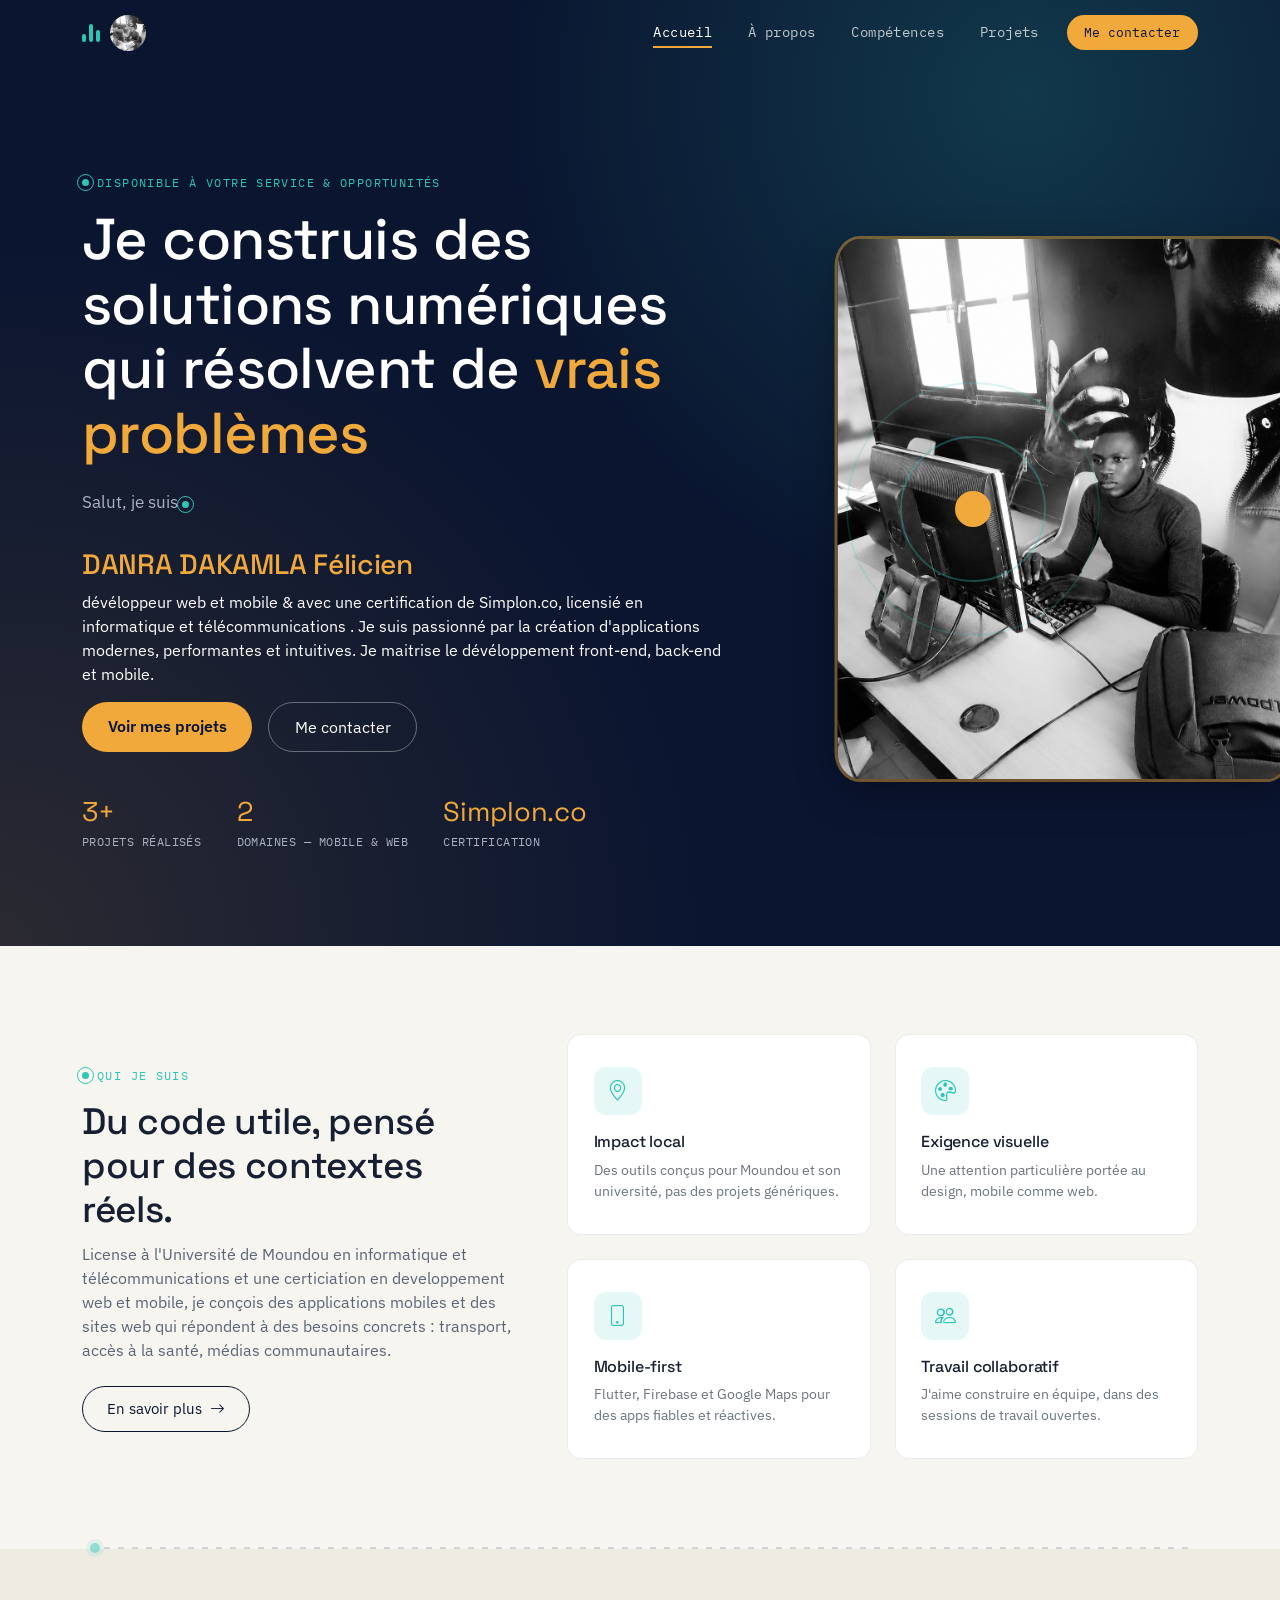
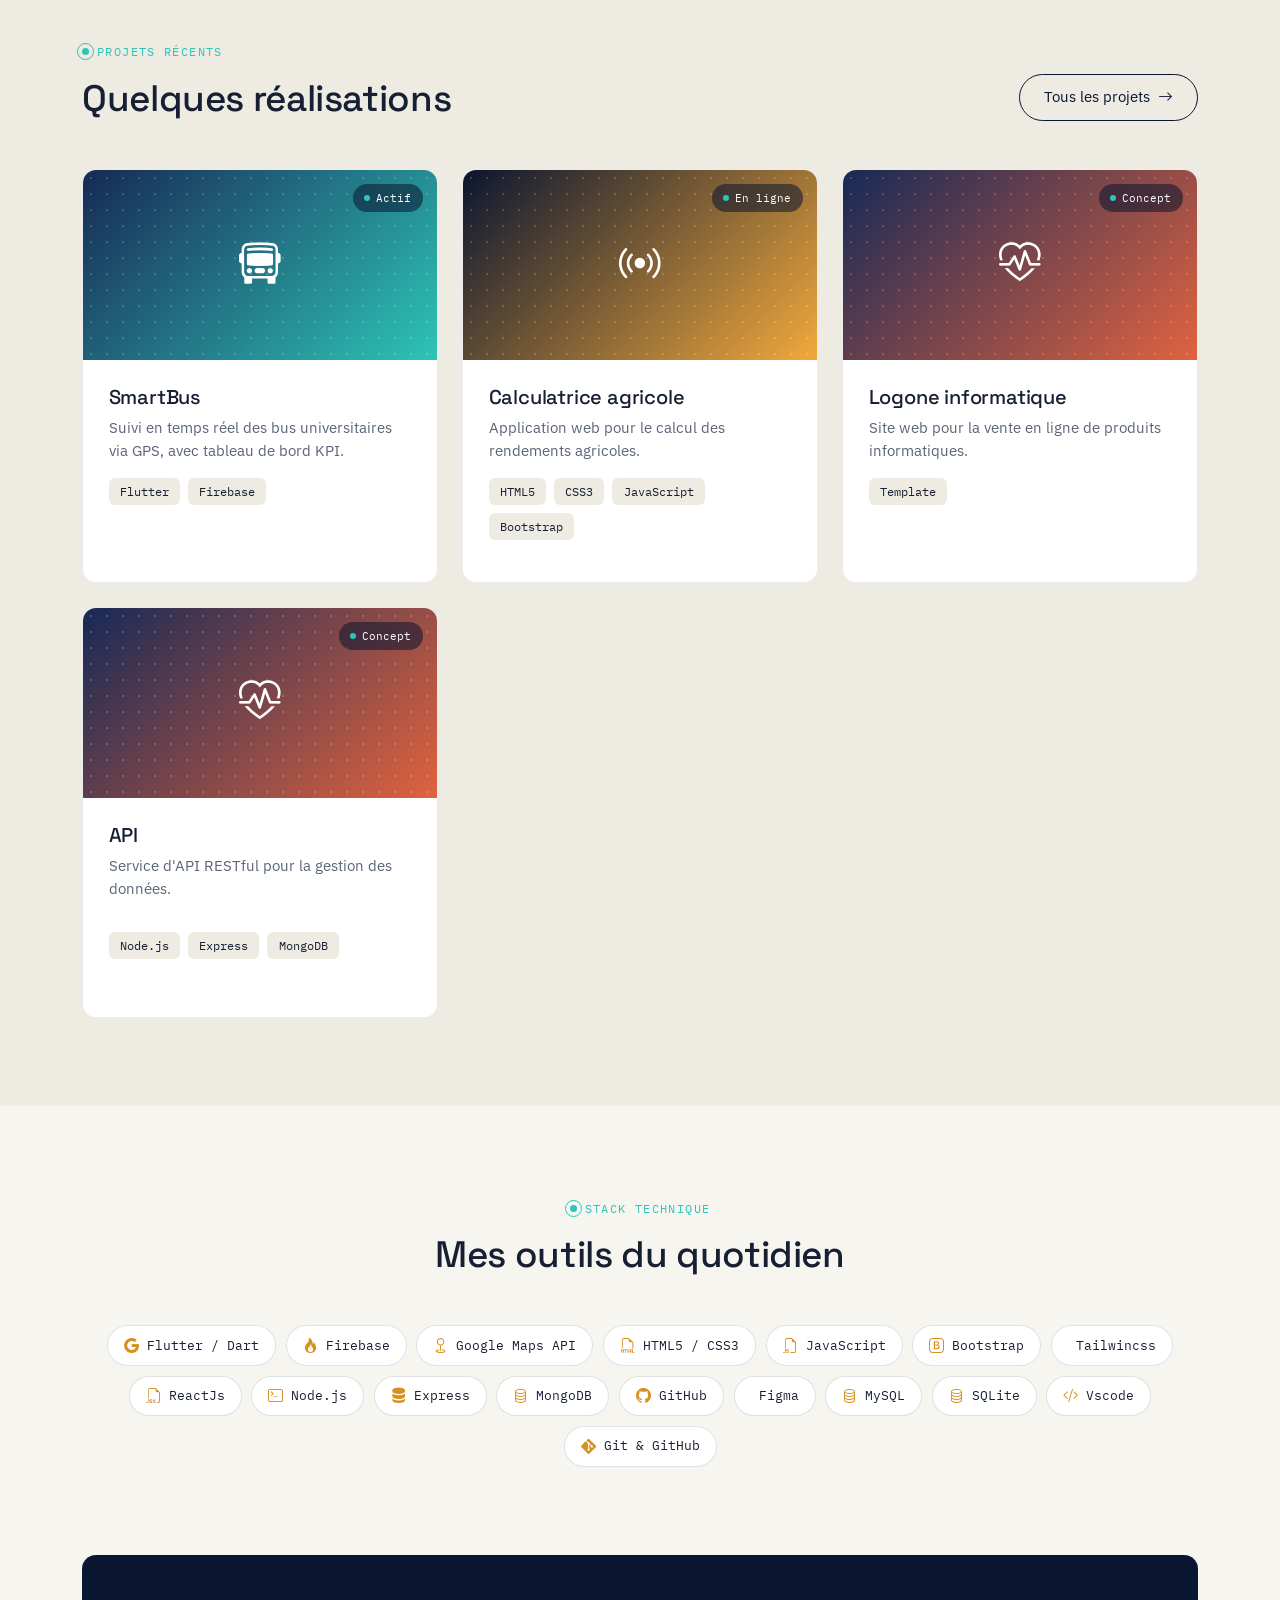
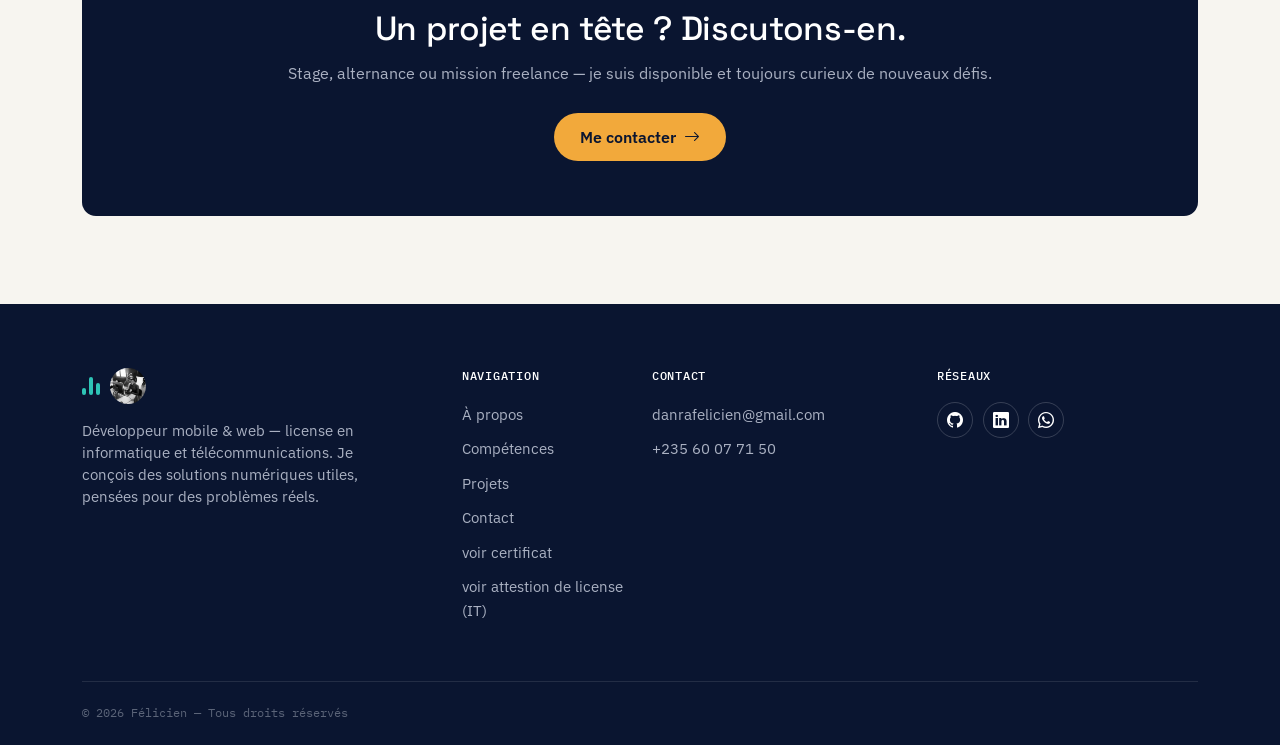
<file: index.html>
<!DOCTYPE html>
<html lang="fr">
<head>
<meta charset="UTF-8">
<meta name="viewport" content="width=device-width, initial-scale=1.0">
<title>Félicien — Développeur Mobile & Web | Portfolio</title>
<meta name="description" content="Portfolio de Félicien, développeur mobile & web, étudiant en informatique et télécommunications, certifié Simplon.co. Flutter, Firebase, HTML/CSS/JS, Bootstrap.">

<link rel="preconnect" href="https://fonts.googleapis.com">
<link rel="preconnect" href="https://fonts.gstatic.com" crossorigin>
<link href="https://fonts.googleapis.com/css2?family=Space+Grotesk:wght@500;600;700&family=IBM+Plex+Sans:wght@400;500;600&family=IBM+Plex+Mono:wght@400;500&display=swap" rel="stylesheet">
<link rel="stylesheet" href="https://cdn.jsdelivr.net/npm/bootstrap-icons@1.11.3/font/bootstrap-icons.css">
<link rel="stylesheet" href="https://cdn.jsdelivr.net/npm/bootstrap@5.3.3/dist/css/bootstrap.min.css">
<link rel="stylesheet" href="css/style.css">
</head>
<body>
<a href="#main" class="skip-link">Aller au contenu</a>

<!-- ===== NAVBAR ===== -->
<nav class="navbar navbar-expand-lg site-nav">
  <div class="container">
 <a class="brand" href="index.html">
            <span class="bars" aria-hidden="true"><span></span><span></span><span></span></span>

  <span class="logo">

    <img src="assets/danra.jpeg" alt="Logo de Félicien" class="brand-logo">
  </span>
</a>
    <button class="navbar-toggler" type="button" data-bs-toggle="collapse" data-bs-target="#mainNav" aria-controls="mainNav" aria-expanded="false" aria-label="Ouvrir le menu">
      <i class="bi bi-list"></i>
    </button>
    <div class="collapse navbar-collapse justify-content-end" id="mainNav">
      <ul class="navbar-nav align-items-lg-center gap-1">
        <li class="nav-item"><a class="nav-link" href="index.html">Accueil</a></li>
        <li class="nav-item"><a class="nav-link" href="a-propos.html">À propos</a></li>
        <li class="nav-item"><a class="nav-link" href="competences.html">Compétences</a></li>
        <li class="nav-item"><a class="nav-link" href="projets.html">Projets</a></li>
        <li class="nav-item ms-lg-2 mt-2 mt-lg-0">
          <a class="btn btn-nav-cta" href="contact.html">Me contacter</a>
        </li>
      </ul>
    </div>
  </div>
</nav>


<main id="main">
  <!-- ===== HERO ===== -->
  <header class="hero">
  <div class="hero-bg"></div>
  <div class="hero-overlay"></div>
    <div class="container">
      <div class="row align-items-center">
        <div class="col-lg-7">
          <span class="eyebrow"><span class="dot" aria-hidden="true"></span>Disponible à votre service &amp; opportunités</span>
          <h1 class="mb-4">Je construis des solutions numériques qui résolvent de <span class="text-amber">vrais problèmes</span></h1>
          <p class="lead-text mb-4">Salut, je suis <span class="eyebrow"><span class="dot" aria-hidden="true"></span>  <h3 class="text-amber">DANRA DAKAMLA Félicien</h3> </span>dévéloppeur web et mobile &amp; avec une certification de Simplon.co, licensié en informatique et télécommunications . Je suis passionné par la création d'applications modernes, performantes et intuitives. Je maitrise le dévéloppement front-end, back-end et mobile. </p>
          <div class="d-flex flex-wrap gap-3">
            <a href="projets.html" class="btn btn-primary-amber">Voir mes projets</a>
            <a href="contact.html" class="btn btn-outline-light-custom">Me contacter</a>
          </div>

          <div class="hero-stats">
            <div>
              <div class="stat-num" data-count="3" data-suffix="+">0</div>
              <div class="stat-label">PROJETS RÉALISÉS</div>
            </div>
            <div>
              <div class="stat-num" data-count="2">0</div>
              <div class="stat-label">DOMAINES — MOBILE &amp; WEB</div>
            </div>
            <div>
              <div class="stat-num font-display">Simplon.co</div>
              <div class="stat-label">CERTIFICATION</div>
            </div>
          </div>
        </div>

        <div class="col-lg-5">
          <div class="signal-art" aria-hidden="true">
              <img src="assets/fel.png" alt="" class="signal-photo">
            <svg viewBox="0 0 200 200">
              <circle class="ring r1" cx="100" cy="100" r="40"></circle>
              <circle class="ring r2" cx="100" cy="100" r="40"></circle>
              <circle class="ring r3" cx="100" cy="100" r="40"></circle>
              <circle cx="100" cy="100" r="10" fill="#f2a93b"></circle>
              <circle cx="100" cy="100" r="40" fill="none" stroke="#2ec4b6" stroke-opacity="0.35" stroke-width="1"></circle>
              <circle cx="100" cy="100" r="70" fill="none" stroke="#2ec4b6" stroke-opacity="0.18" stroke-width="1"></circle>
            </svg>
          </div>
        </div>
      </div>

    </div>
    </div>
  </header>

  <!-- ===== À PROPOS (aperçu) ===== -->
  <section>
    <div class="container">
      <div class="row align-items-center g-5">
        <div class="col-lg-5 reveal">
          <span class="eyebrow"><span class="dot"></span>Qui je suis</span>
          <h2 class="section-title">Du code utile, pensé pour des contextes réels.</h2>
          <p class="section-sub mb-4">License  à l'Université de Moundou en informatique et télécommunications et une certiciation en developpement web et mobile, je conçois des applications mobiles et des sites web qui répondent à des besoins concrets : transport, accès à la santé, médias communautaires.</p>
          <a href="a-propos.html" class="btn btn-outline-navy">En savoir plus <i class="bi bi-arrow-right ms-1"></i></a>
        </div>
        <div class="col-lg-7">
          <div class="row g-4">
            <div class="col-md-6 reveal">
              <div class="card-value h-100">
                <div class="icon-wrap"><i class="bi bi-geo-alt"></i></div>
                <h3 class="h6">Impact local</h3>
                <p class="small text-secondary mb-0">Des outils conçus pour Moundou et son université, pas des projets génériques.</p>
              </div>
            </div>
            <div class="col-md-6 reveal">
              <div class="card-value h-100">
                <div class="icon-wrap"><i class="bi bi-palette"></i></div>
                <h3 class="h6">Exigence visuelle</h3>
                <p class="small text-secondary mb-0">Une attention particulière portée au design, mobile comme web.</p>
              </div>
            </div>
            <div class="col-md-6 reveal">
              <div class="card-value h-100">
                <div class="icon-wrap"><i class="bi bi-phone"></i></div>
                <h3 class="h6">Mobile-first</h3>
                <p class="small text-secondary mb-0">Flutter, Firebase et Google Maps pour des apps fiables et réactives.</p>
              </div>
            </div>
            <div class="col-md-6 reveal">
              <div class="card-value h-100">
                <div class="icon-wrap"><i class="bi bi-people"></i></div>
                <h3 class="h6">Travail collaboratif</h3>
                <p class="small text-secondary mb-0">J'aime construire en équipe, dans des sessions de travail ouvertes.</p>
              </div>
            </div>
          </div>
        </div>
      </div>
    </div>
  </section>

  <div class="transmission-line"><span class="pulse-dot"></span></div>

  <!-- ===== PROJETS (aperçu) ===== -->
  <section class="bg-paper-dim">
    <div class="container">
      <div class="d-flex justify-content-between align-items-end flex-wrap gap-3 mb-5 reveal">
        <div>
          <span class="eyebrow"><span class="dot"></span>Projets récents</span>
          <h2 class="section-title mb-0">Quelques réalisations</h2>
        </div>
        <a href="projets.html" class="btn btn-outline-navy">Tous les projets <i class="bi bi-arrow-right ms-1"></i></a>
      </div>

      <div class="row g-4">
        <div class="col-lg-4 reveal">
          <div class="card-project h-100">
            <div class="project-thumb thumb-1">
              <i class="bi bi-bus-front"></i>
              <span class="status-pill"><span class="dot"></span>Actif</span>
            </div>
            <div class="body">
              <h3>SmartBus </h3>
              <p>Suivi en temps réel des bus universitaires via GPS, avec tableau de bord KPI.</p>
              <div class="tag-row"><span class="tag">Flutter</span><span class="tag">Firebase</span></div>
            </div>
          </div>
        </div>
        <div class="col-lg-4 reveal">
          <div class="card-project h-100">
            <div class="project-thumb thumb-2">
              <i class="bi bi-broadcast"></i>
              <span class="status-pill"><span class="dot"></span>En ligne</span>
            </div>
            <div class="body">
                <h3>Calculatrice agricole</h3>
              <p>Application web pour le calcul des rendements agricoles.</p>
                            <div class="tag-row"><span class="tag">HTML5</span><span class="tag">CSS3</span><span class="tag">JavaScript</span><span class="tag">Bootstrap</span></div>

          
            </div>

          </div>
        </div>
        <div class="col-lg-4 reveal">
          <div class="card-project h-100">
            <div class="project-thumb thumb-3">
              <i class="bi bi-heart-pulse"></i>
              <span class="status-pill"><span class="dot"></span>Concept</span>
            </div>
            <div class="body">
                <h3>Logone informatique </h3>
              <p>Site web pour la vente en ligne de produits informatiques.</p>
              <div class="tag-row">
                <span class="tag">Template</span>
          </div>
        </div>
      </div>
    </div>

      <div class="col-lg-4 reveal">
          <div class="card-project h-100">
            <div class="project-thumb thumb-3">
              <i class="bi bi-heart-pulse"></i>
              <span class="status-pill"><span class="dot"></span>Concept</span>
            </div>
            <div class="body">
                <h3>API </h3>
              <p>Service d'API RESTful pour la gestion des données.</p>
              <div class="tag-row">
                            <div class="tag-row"><span class="tag">Node.js</span><span class="tag">Express</span><span class="tag">MongoDB</span></div>
          </div>
        </div>
      </div>
    </div>
  </section>

  <!-- ===== COMPÉTENCES (aperçu rapide) ===== -->
  <section>
    <div class="container">
      <div class="text-center mb-5 reveal">
        <span class="eyebrow justify-content-center"><span class="dot"></span>Stack technique</span>
        <h2 class="section-title">Mes outils du quotidien</h2>
      </div>
      <div class="chip-list justify-content-center reveal">
        <span class="chip"><i class="bi bi-google"></i>Flutter / Dart</span>
        <span class="chip"><i class="bi bi-fire"></i>Firebase</span>
        <span class="chip"><i class="bi bi-geo"></i>Google Maps API</span>
        <span class="chip"><i class="bi bi-filetype-html"></i>HTML5 / CSS3</span>
        <span class="chip"><i class="bi bi-filetype-js"></i>JavaScript</span>
        <span class="chip"><i class="bi bi-bootstrap"></i>Bootstrap</span>
        <span class="chip"><i class="bi bi-tailwind"></i>Tailwincss</span>
        <span class="chip"><i class="bi bi-filetype-jsx"></i>ReactJs</span>
        <span class="chip"><i class="bi bi-terminal"></i>Node.js</span>
        <span class="chip"><i class="bi bi-server"></i>Express</span>
        <span class="chip"><i class="bi bi-database"></i>MongoDB</span>
        <span class="chip"><i class="bi bi-github"></i>GitHub</span>
        <span class="chip"><i class="bi bi-figma"></i>Figma</span>  
        <span class="chip"><i class="bi bi-database"></i>MySQL</span>
        <span class="chip"><i class="bi bi-database"></i>SQLite</span>
        <span class="chip"><i class="bi bi-code-slash"></i>Vscode</span>
        <span class="chip"><i class="bi bi-git"></i>Git &amp; GitHub</span>
      </div>
    </div>
  </section>

  <!-- ===== CTA FINAL ===== -->
  <section class="pt-0">
    <div class="container">
      <div class="cta-band reveal">
        <h2>Un projet en tête ? Discutons-en.</h2>
        <p>Stage, alternance ou mission freelance — je suis disponible et toujours curieux de nouveaux défis.</p>
        <a href="contact.html" class="btn btn-primary-amber">Me contacter <i class="bi bi-arrow-right ms-1"></i></a>
      </div>
    </div>
  </section>
</main>

<!-- ===== FOOTER ===== -->
<footer class="site-footer">
  <div class="container">
    <div class="row g-4">
      <div class="col-lg-4">
        <div class="brand">
          <span class="bars" aria-hidden="true"><span></span><span></span><span></span></span>


  <span class="logo">

    <img src="assets/fel.png" alt="Logo de Félicien" class="brand-logo">
  </span>
        </div>
        <p>Développeur mobile &amp; web — license en informatique et télécommunications. Je conçois des solutions numériques utiles, pensées pour des problèmes réels.</p>
      </div>
      <div class="col-lg-2 col-6">
        <h5>Navigation</h5>
        <ul>
          <li><a href="a-propos.html">À propos</a></li>
          <li><a href="competences.html">Compétences</a></li>
          <li><a href="projets.html">Projets</a></li>
          <li><a href="contact.html">Contact</a></li>
          <li><a href="certificat.html">voir  certificat</a></li>
          <li><a href="attestation.html">voir attestion de license (IT)</a></li>
        </ul>
      </div>
      <div class="col-lg-3 col-6">
        <h5>Contact</h5>
        <ul>
          <!-- TODO : remplace par ton vrai e-mail -->
          <li><a href="mailto:danrafelicien@gmail.com">danrafelicien@gmail.com</a></li>
          <!-- TODO : remplace par ton vrai numéro -->
          <li><a href="tel:+23560077150">+235 60 07 71 50</a></li>        </ul>
      </div>
      <div class="col-lg-3">
        <h5>Réseaux</h5>
        <div class="footer-social">
          <!-- TODO : remplace les # par tes vrais liens -->
          <a href="https://github.com/FELLICIEN/" aria-label="GitHub"><i class="bi bi-github"></i></a>
          <a href="https://www.linkedin.com/in/f%C3%A9licien-danra-dakamla-63059936b/" aria-label="LinkedIn"><i class="bi bi-linkedin"></i></a>
          <a href="https://wa.me/23560077150" aria-label="WhatsApp"><i class="bi bi-whatsapp"></i></a>
        </div>
      </div>
    </div>
    <div class="footer-bottom">
      <span>© <span class="current-year"></span> Félicien — Tous droits réservés</span>
    </div>
  </div>
</footer>

<script src="https://cdn.jsdelivr.net/npm/bootstrap@5.3.3/dist/js/bootstrap.bundle.min.js"></script>
<script src="js/script.js"></script>
</body>
</html>
</file>
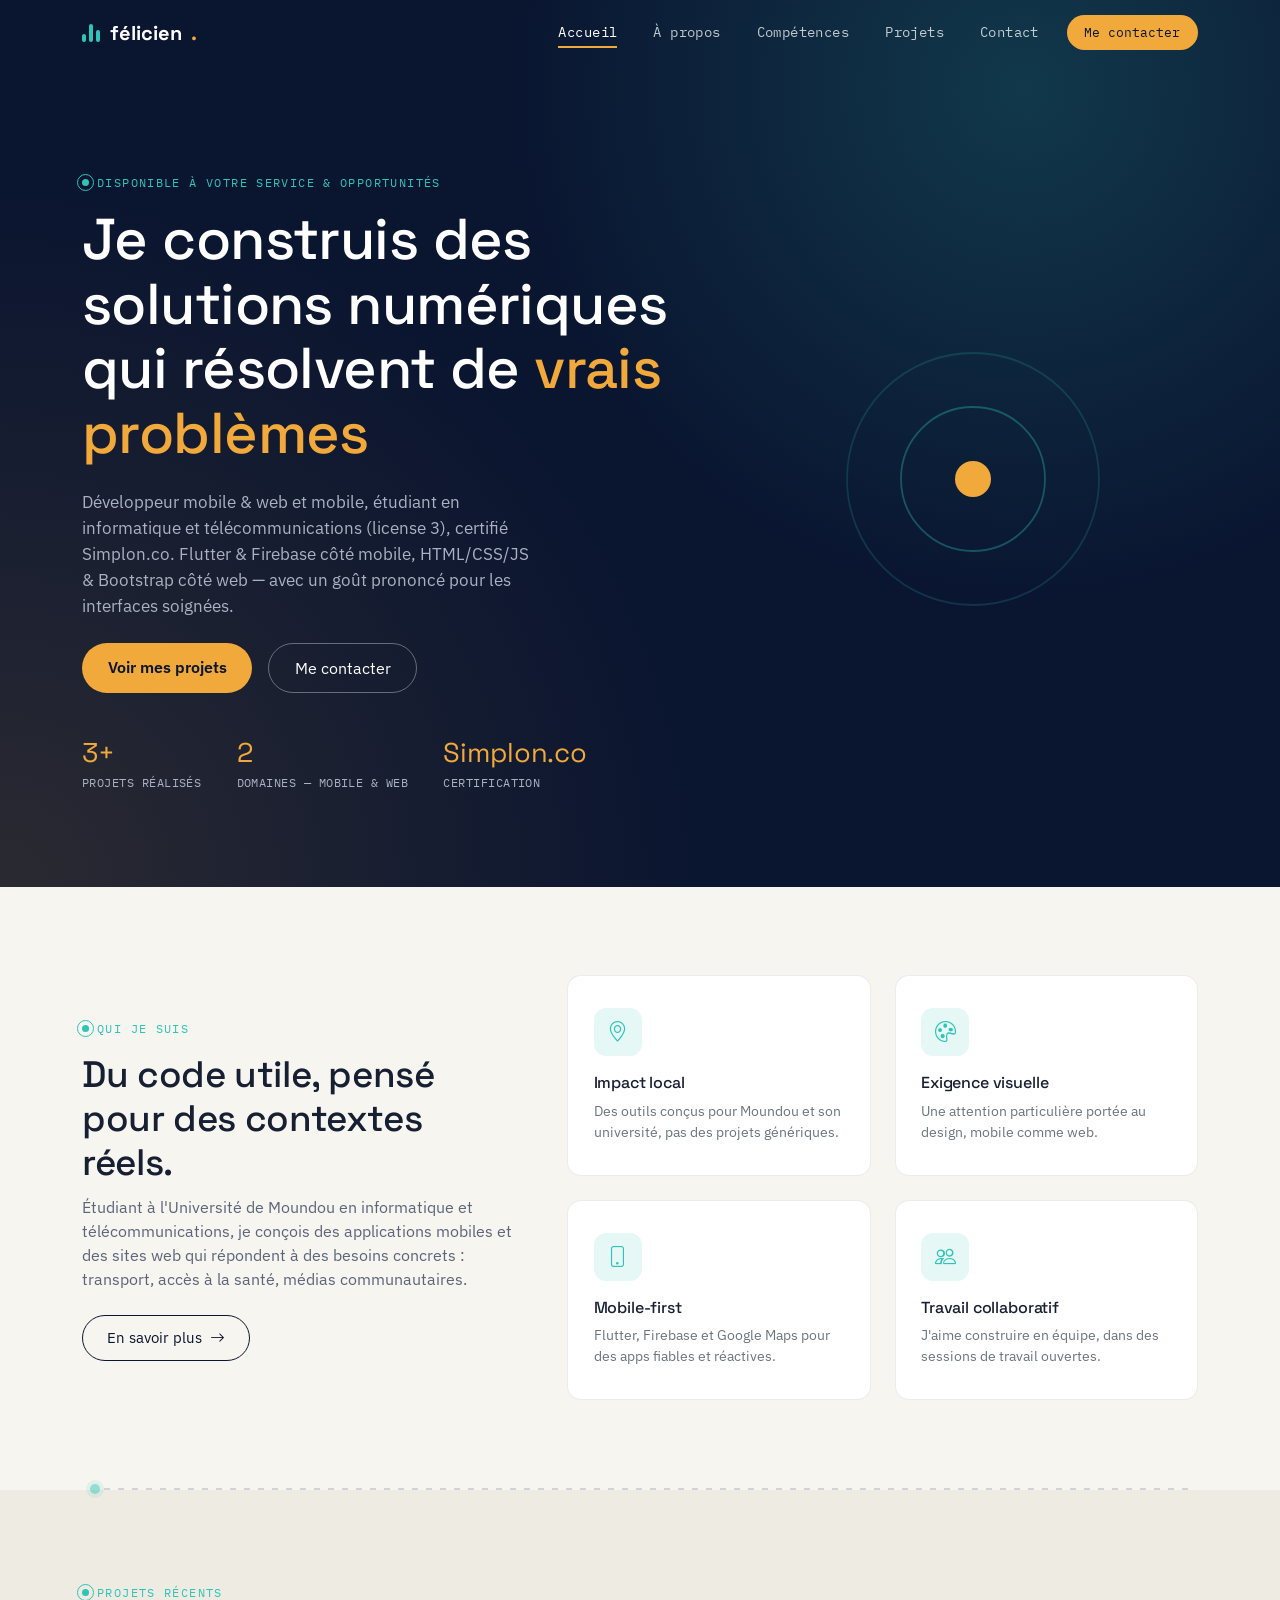
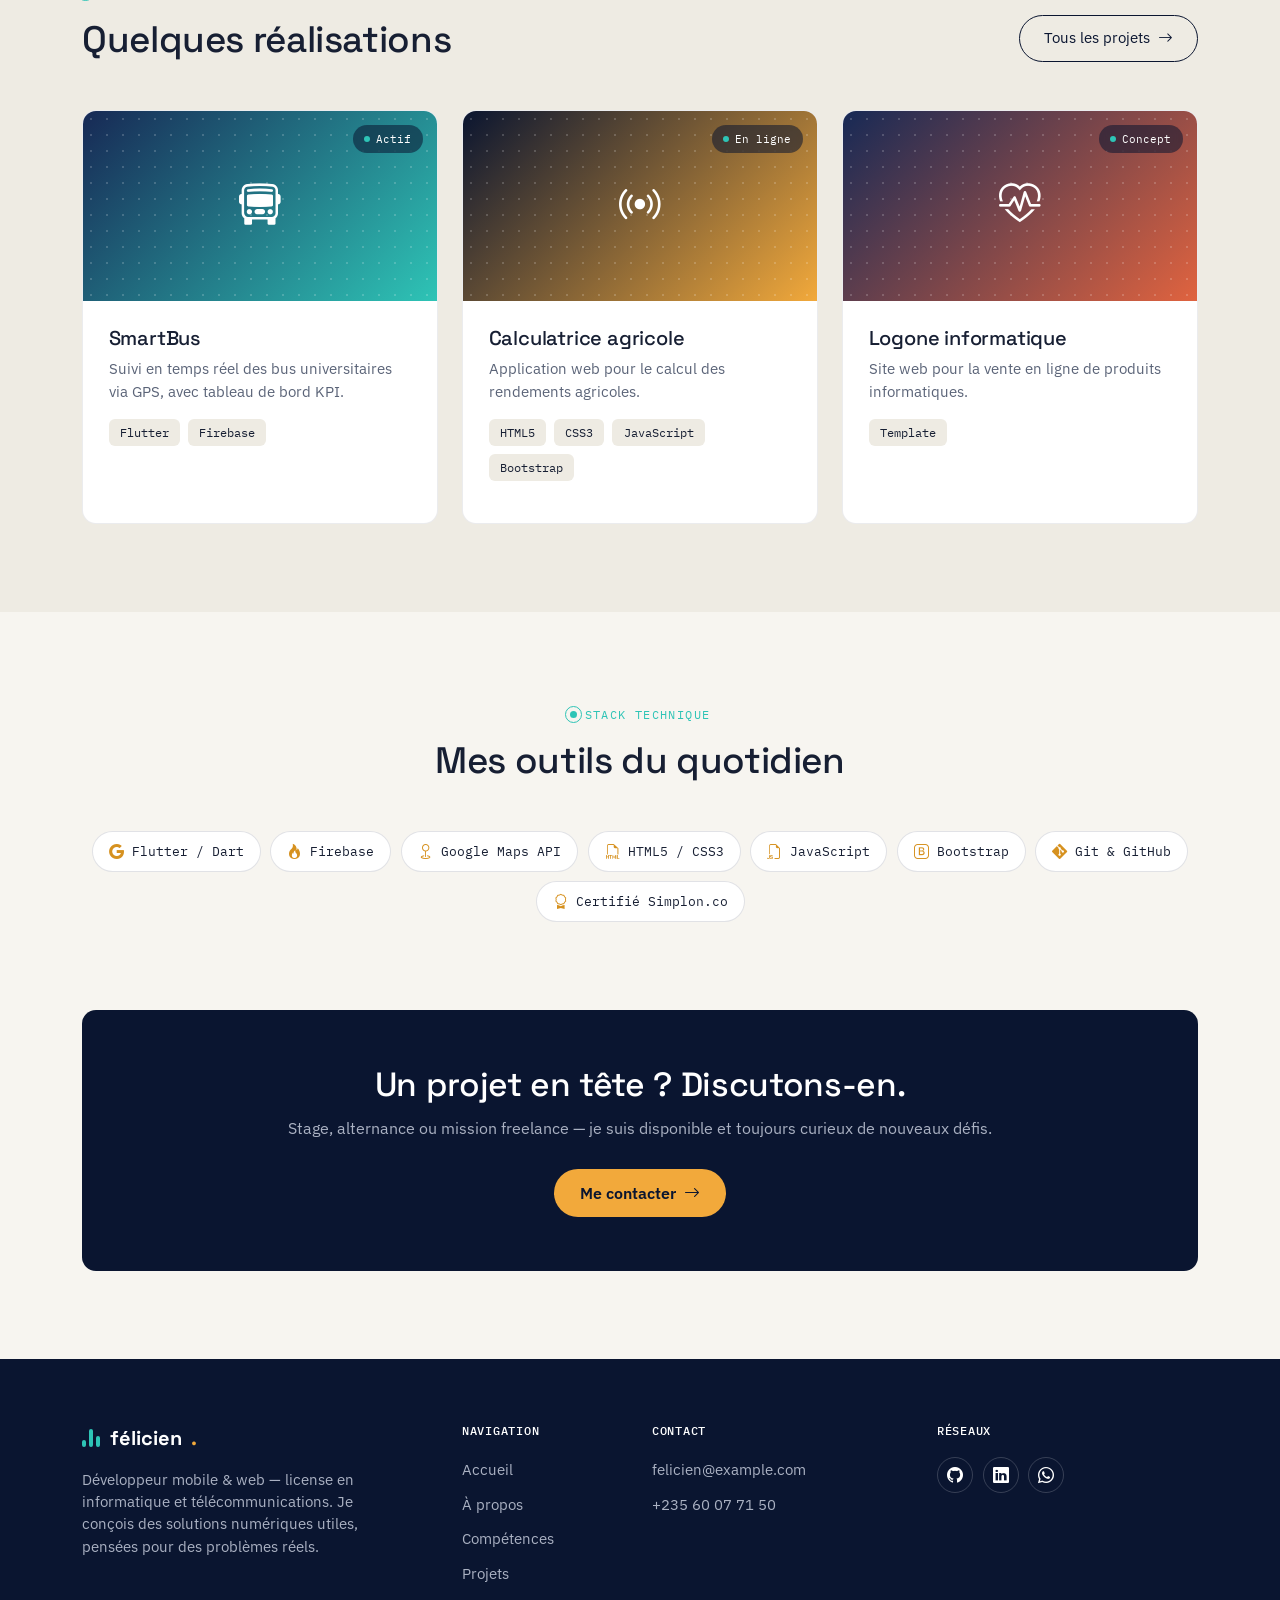
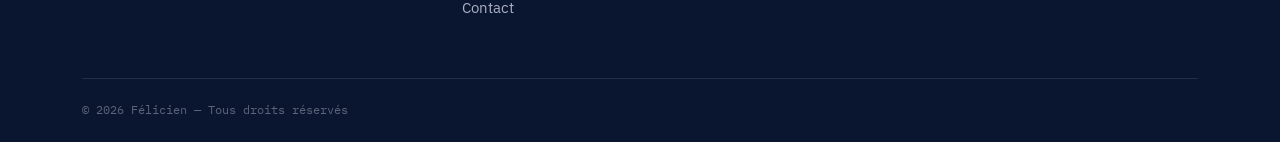
<file: portfolio-felicien/index.html>
<!DOCTYPE html>
<html lang="fr">
<head>
<meta charset="UTF-8">
<meta name="viewport" content="width=device-width, initial-scale=1.0">
<title>Félicien — Développeur Mobile & Web | Portfolio</title>
<meta name="description" content="Portfolio de Félicien, développeur mobile & web, étudiant en informatique et télécommunications, certifié Simplon.co. Flutter, Firebase, HTML/CSS/JS, Bootstrap.">

<link rel="preconnect" href="https://fonts.googleapis.com">
<link rel="preconnect" href="https://fonts.gstatic.com" crossorigin>
<link href="https://fonts.googleapis.com/css2?family=Space+Grotesk:wght@500;600;700&family=IBM+Plex+Sans:wght@400;500;600&family=IBM+Plex+Mono:wght@400;500&display=swap" rel="stylesheet">
<link rel="stylesheet" href="https://cdn.jsdelivr.net/npm/bootstrap-icons@1.11.3/font/bootstrap-icons.css">
<link rel="stylesheet" href="https://cdn.jsdelivr.net/npm/bootstrap@5.3.3/dist/css/bootstrap.min.css">
<link rel="stylesheet" href="css/style.css">
</head>
<body>
<a href="#main" class="skip-link">Aller au contenu</a>

<!-- ===== NAVBAR ===== -->
<nav class="navbar navbar-expand-lg site-nav">
  <div class="container">
    <a class="brand" href="index.html">
      <span class="bars" aria-hidden="true"><span></span><span></span><span></span></span>
      félicien<span class="dot-period">.</span>
    </a>
    <button class="navbar-toggler" type="button" data-bs-toggle="collapse" data-bs-target="#mainNav" aria-controls="mainNav" aria-expanded="false" aria-label="Ouvrir le menu">
      <i class="bi bi-list"></i>
    </button>
    <div class="collapse navbar-collapse justify-content-end" id="mainNav">
      <ul class="navbar-nav align-items-lg-center gap-1">
        <li class="nav-item"><a class="nav-link" href="index.html">Accueil</a></li>
        <li class="nav-item"><a class="nav-link" href="a-propos.html">À propos</a></li>
        <li class="nav-item"><a class="nav-link" href="competences.html">Compétences</a></li>
        <li class="nav-item"><a class="nav-link" href="projets.html">Projets</a></li>
        <li class="nav-item"><a class="nav-link" href="contact.html">Contact</a></li>
        <li class="nav-item ms-lg-2 mt-2 mt-lg-0">
          <a class="btn btn-nav-cta" href="contact.html">Me contacter</a>
        </li>
      </ul>
    </div>
  </div>
</nav>

<main id="main">
  <!-- ===== HERO ===== -->
  <header class="hero">
    <div class="container">
      <div class="row align-items-center">
        <div class="col-lg-7">
          <span class="eyebrow"><span class="dot" aria-hidden="true"></span>Disponible à votre service &amp; opportunités</span>
          <h1 class="mb-4">Je construis des solutions numériques qui résolvent de <span class="text-amber">vrais problèmes</span></h1>
          <p class="lead-text mb-4">Développeur mobile &amp; web et mobile, étudiant en informatique et télécommunications (license 3), certifié Simplon.co. Flutter &amp; Firebase côté mobile, HTML/CSS/JS &amp; Bootstrap côté web — avec un goût prononcé pour les interfaces soignées.</p>
          <div class="d-flex flex-wrap gap-3">
            <a href="projets.html" class="btn btn-primary-amber">Voir mes projets</a>
            <a href="contact.html" class="btn btn-outline-light-custom">Me contacter</a>
          </div>

          <div class="hero-stats">
            <div>
              <div class="stat-num" data-count="3" data-suffix="+">0</div>
              <div class="stat-label">PROJETS RÉALISÉS</div>
            </div>
            <div>
              <div class="stat-num" data-count="2">0</div>
              <div class="stat-label">DOMAINES — MOBILE &amp; WEB</div>
            </div>
            <div>
              <div class="stat-num font-display">Simplon.co</div>
              <div class="stat-label">CERTIFICATION</div>
            </div>
          </div>
        </div>

        <div class="col-lg-5">
          <div class="signal-art" aria-hidden="true">
            <svg viewBox="0 0 200 200">
              <circle class="ring r1" cx="100" cy="100" r="40"></circle>
              <circle class="ring r2" cx="100" cy="100" r="40"></circle>
              <circle class="ring r3" cx="100" cy="100" r="40"></circle>
              <circle cx="100" cy="100" r="10" fill="#f2a93b"></circle>
              <circle cx="100" cy="100" r="40" fill="none" stroke="#2ec4b6" stroke-opacity="0.35" stroke-width="1"></circle>
              <circle cx="100" cy="100" r="70" fill="none" stroke="#2ec4b6" stroke-opacity="0.18" stroke-width="1"></circle>
            </svg>
          </div>
        </div>
      </div>
    </div>
  </header>

  <!-- ===== À PROPOS (aperçu) ===== -->
  <section>
    <div class="container">
      <div class="row align-items-center g-5">
        <div class="col-lg-5 reveal">
          <span class="eyebrow"><span class="dot"></span>Qui je suis</span>
          <h2 class="section-title">Du code utile, pensé pour des contextes réels.</h2>
          <p class="section-sub mb-4">Étudiant à l'Université de Moundou en informatique et télécommunications, je conçois des applications mobiles et des sites web qui répondent à des besoins concrets : transport, accès à la santé, médias communautaires.</p>
          <a href="a-propos.html" class="btn btn-outline-navy">En savoir plus <i class="bi bi-arrow-right ms-1"></i></a>
        </div>
        <div class="col-lg-7">
          <div class="row g-4">
            <div class="col-md-6 reveal">
              <div class="card-value h-100">
                <div class="icon-wrap"><i class="bi bi-geo-alt"></i></div>
                <h3 class="h6">Impact local</h3>
                <p class="small text-secondary mb-0">Des outils conçus pour Moundou et son université, pas des projets génériques.</p>
              </div>
            </div>
            <div class="col-md-6 reveal">
              <div class="card-value h-100">
                <div class="icon-wrap"><i class="bi bi-palette"></i></div>
                <h3 class="h6">Exigence visuelle</h3>
                <p class="small text-secondary mb-0">Une attention particulière portée au design, mobile comme web.</p>
              </div>
            </div>
            <div class="col-md-6 reveal">
              <div class="card-value h-100">
                <div class="icon-wrap"><i class="bi bi-phone"></i></div>
                <h3 class="h6">Mobile-first</h3>
                <p class="small text-secondary mb-0">Flutter, Firebase et Google Maps pour des apps fiables et réactives.</p>
              </div>
            </div>
            <div class="col-md-6 reveal">
              <div class="card-value h-100">
                <div class="icon-wrap"><i class="bi bi-people"></i></div>
                <h3 class="h6">Travail collaboratif</h3>
                <p class="small text-secondary mb-0">J'aime construire en équipe, dans des sessions de travail ouvertes.</p>
              </div>
            </div>
          </div>
        </div>
      </div>
    </div>
  </section>

  <div class="transmission-line"><span class="pulse-dot"></span></div>

  <!-- ===== PROJETS (aperçu) ===== -->
  <section class="bg-paper-dim">
    <div class="container">
      <div class="d-flex justify-content-between align-items-end flex-wrap gap-3 mb-5 reveal">
        <div>
          <span class="eyebrow"><span class="dot"></span>Projets récents</span>
          <h2 class="section-title mb-0">Quelques réalisations</h2>
        </div>
        <a href="projets.html" class="btn btn-outline-navy">Tous les projets <i class="bi bi-arrow-right ms-1"></i></a>
      </div>

      <div class="row g-4">
        <div class="col-lg-4 reveal">
          <div class="card-project h-100">
            <div class="project-thumb thumb-1">
              <i class="bi bi-bus-front"></i>
              <span class="status-pill"><span class="dot"></span>Actif</span>
            </div>
            <div class="body">
              <h3>SmartBus </h3>
              <p>Suivi en temps réel des bus universitaires via GPS, avec tableau de bord KPI.</p>
              <div class="tag-row"><span class="tag">Flutter</span><span class="tag">Firebase</span></div>
            </div>
          </div>
        </div>
        <div class="col-lg-4 reveal">
          <div class="card-project h-100">
            <div class="project-thumb thumb-2">
              <i class="bi bi-broadcast"></i>
              <span class="status-pill"><span class="dot"></span>En ligne</span>
            </div>
            <div class="body">
                <h3>Calculatrice agricole</h3>
              <p>Application web pour le calcul des rendements agricoles.</p>
                            <div class="tag-row"><span class="tag">HTML5</span><span class="tag">CSS3</span><span class="tag">JavaScript</span><span class="tag">Bootstrap</span></div>

          
            </div>
          </div>
        </div>
        <div class="col-lg-4 reveal">
          <div class="card-project h-100">
            <div class="project-thumb thumb-3">
              <i class="bi bi-heart-pulse"></i>
              <span class="status-pill"><span class="dot"></span>Concept</span>
            </div>
            <div class="body">
                <h3>Logone informatique </h3>
              <p>Site web pour la vente en ligne de produits informatiques.</p>
              <div class="tag-row">
                <span class="tag">Template</span>
          </div>
        </div>
      </div>
    </div>
  </section>

  <!-- ===== COMPÉTENCES (aperçu rapide) ===== -->
  <section>
    <div class="container">
      <div class="text-center mb-5 reveal">
        <span class="eyebrow justify-content-center"><span class="dot"></span>Stack technique</span>
        <h2 class="section-title">Mes outils du quotidien</h2>
      </div>
      <div class="chip-list justify-content-center reveal">
        <span class="chip"><i class="bi bi-google"></i>Flutter / Dart</span>
        <span class="chip"><i class="bi bi-fire"></i>Firebase</span>
        <span class="chip"><i class="bi bi-geo"></i>Google Maps API</span>
        <span class="chip"><i class="bi bi-filetype-html"></i>HTML5 / CSS3</span>
        <span class="chip"><i class="bi bi-filetype-js"></i>JavaScript</span>
        <span class="chip"><i class="bi bi-bootstrap"></i>Bootstrap</span>
        <span class="chip"><i class="bi bi-git"></i>Git &amp; GitHub</span>
        <span class="chip"><i class="bi bi-award"></i>Certifié Simplon.co</span>
      </div>
    </div>
  </section>

  <!-- ===== CTA FINAL ===== -->
  <section class="pt-0">
    <div class="container">
      <div class="cta-band reveal">
        <h2>Un projet en tête ? Discutons-en.</h2>
        <p>Stage, alternance ou mission freelance — je suis disponible et toujours curieux de nouveaux défis.</p>
        <a href="contact.html" class="btn btn-primary-amber">Me contacter <i class="bi bi-arrow-right ms-1"></i></a>
      </div>
    </div>
  </section>
</main>

<!-- ===== FOOTER ===== -->
<footer class="site-footer">
  <div class="container">
    <div class="row g-4">
      <div class="col-lg-4">
        <div class="brand">
          <span class="bars" aria-hidden="true"><span></span><span></span><span></span></span>
          félicien<span class="dot-period">.</span>
        </div>
        <p>Développeur mobile &amp; web — license en informatique et télécommunications. Je conçois des solutions numériques utiles, pensées pour des problèmes réels.</p>
      </div>
      <div class="col-lg-2 col-6">
        <h5>Navigation</h5>
        <ul>
          <li><a href="index.html">Accueil</a></li>
          <li><a href="a-propos.html">À propos</a></li>
          <li><a href="competences.html">Compétences</a></li>
          <li><a href="projets.html">Projets</a></li>
          <li><a href="contact.html">Contact</a></li>
        </ul>
      </div>
      <div class="col-lg-3 col-6">
        <h5>Contact</h5>
        <ul>
          <!-- TODO : remplace par ton vrai e-mail -->
          <li><a href="mailto:felicien@example.com">felicien@example.com</a></li>
          <!-- TODO : remplace par ton vrai numéro -->
          <li><a href="tel:+23560077150">+235 60 07 71 50</a></li>        </ul>
      </div>
      <div class="col-lg-3">
        <h5>Réseaux</h5>
        <div class="footer-social">
          <!-- TODO : remplace les # par tes vrais liens -->
          <a href="#" aria-label="GitHub"><i class="bi bi-github"></i></a>
          <a href="#" aria-label="LinkedIn"><i class="bi bi-linkedin"></i></a>
          <a href="#" aria-label="WhatsApp"><i class="bi bi-whatsapp"></i></a>
        </div>
      </div>
    </div>
    <div class="footer-bottom">
      <span>© <span class="current-year"></span> Félicien — Tous droits réservés</span>
    </div>
  </div>
</footer>

<script src="https://cdn.jsdelivr.net/npm/bootstrap@5.3.3/dist/js/bootstrap.bundle.min.js"></script>
<script src="js/script.js"></script>
</body>
</html>
</file>
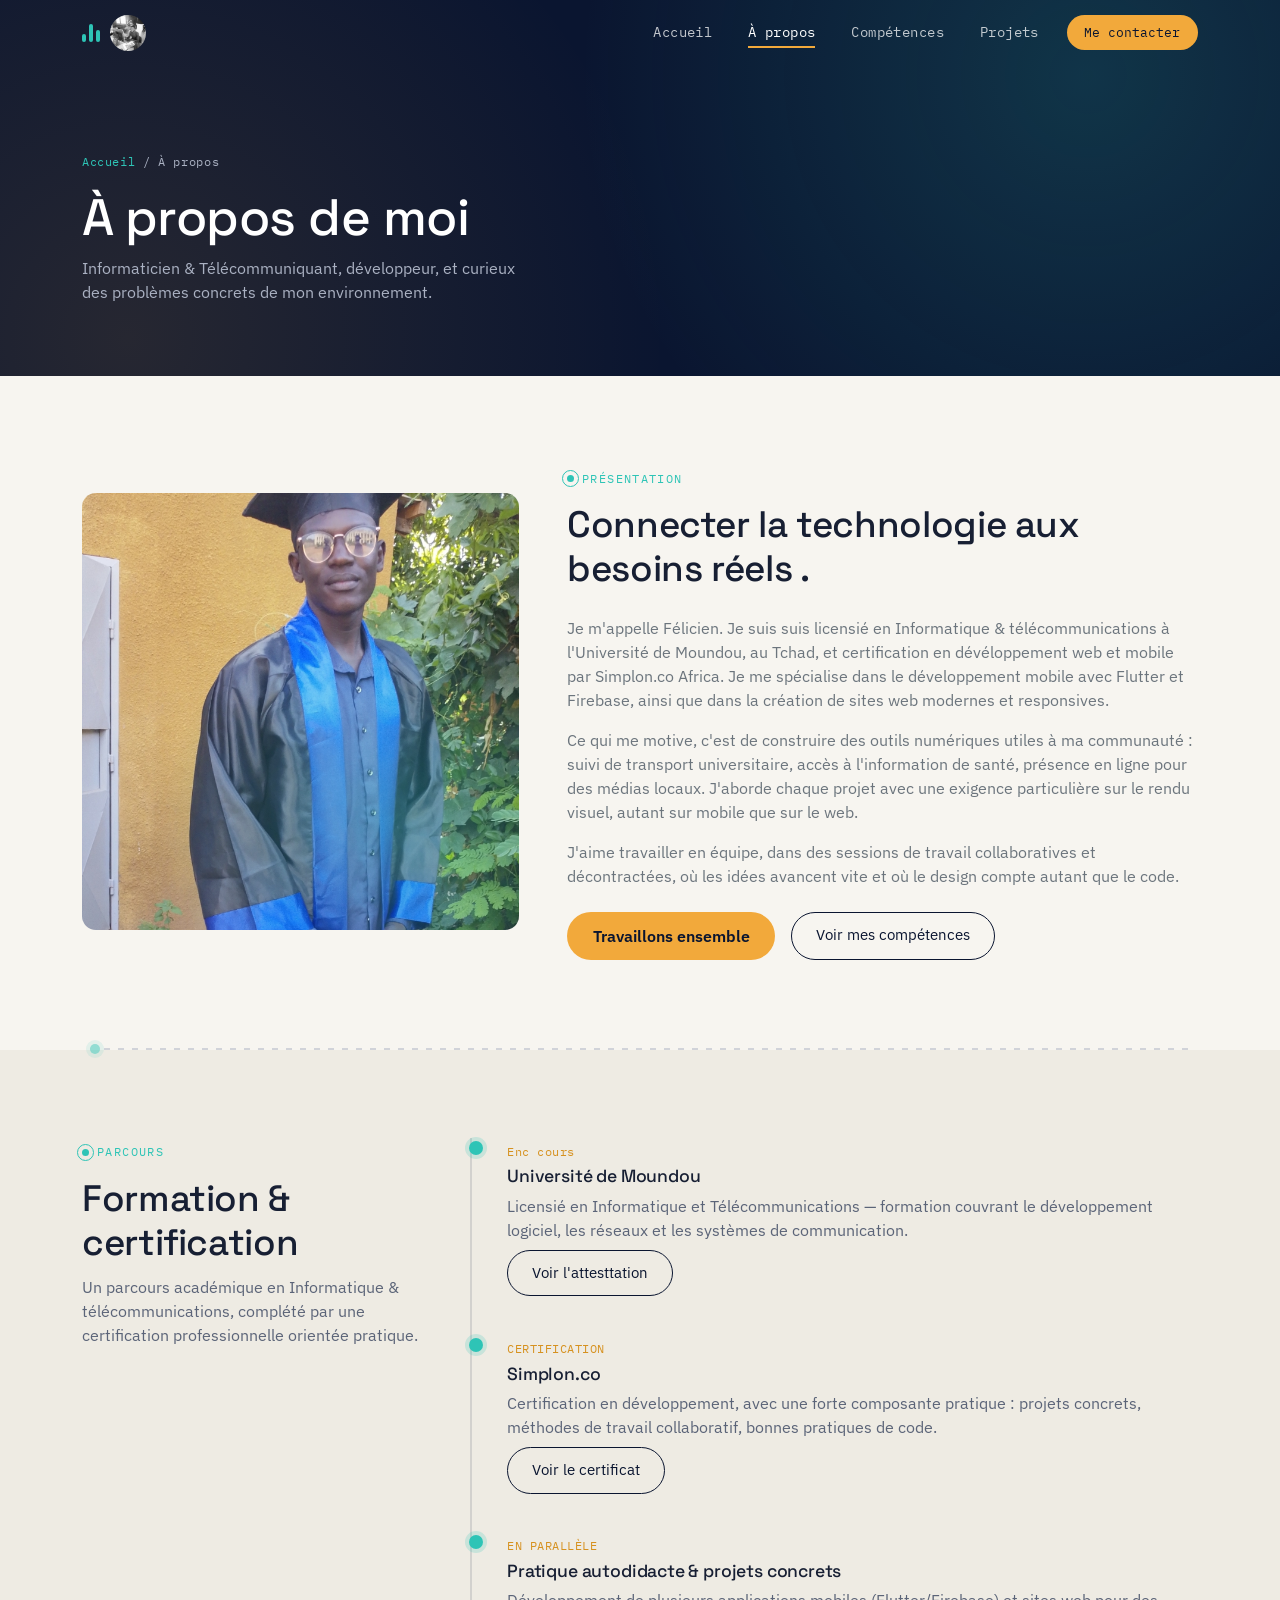
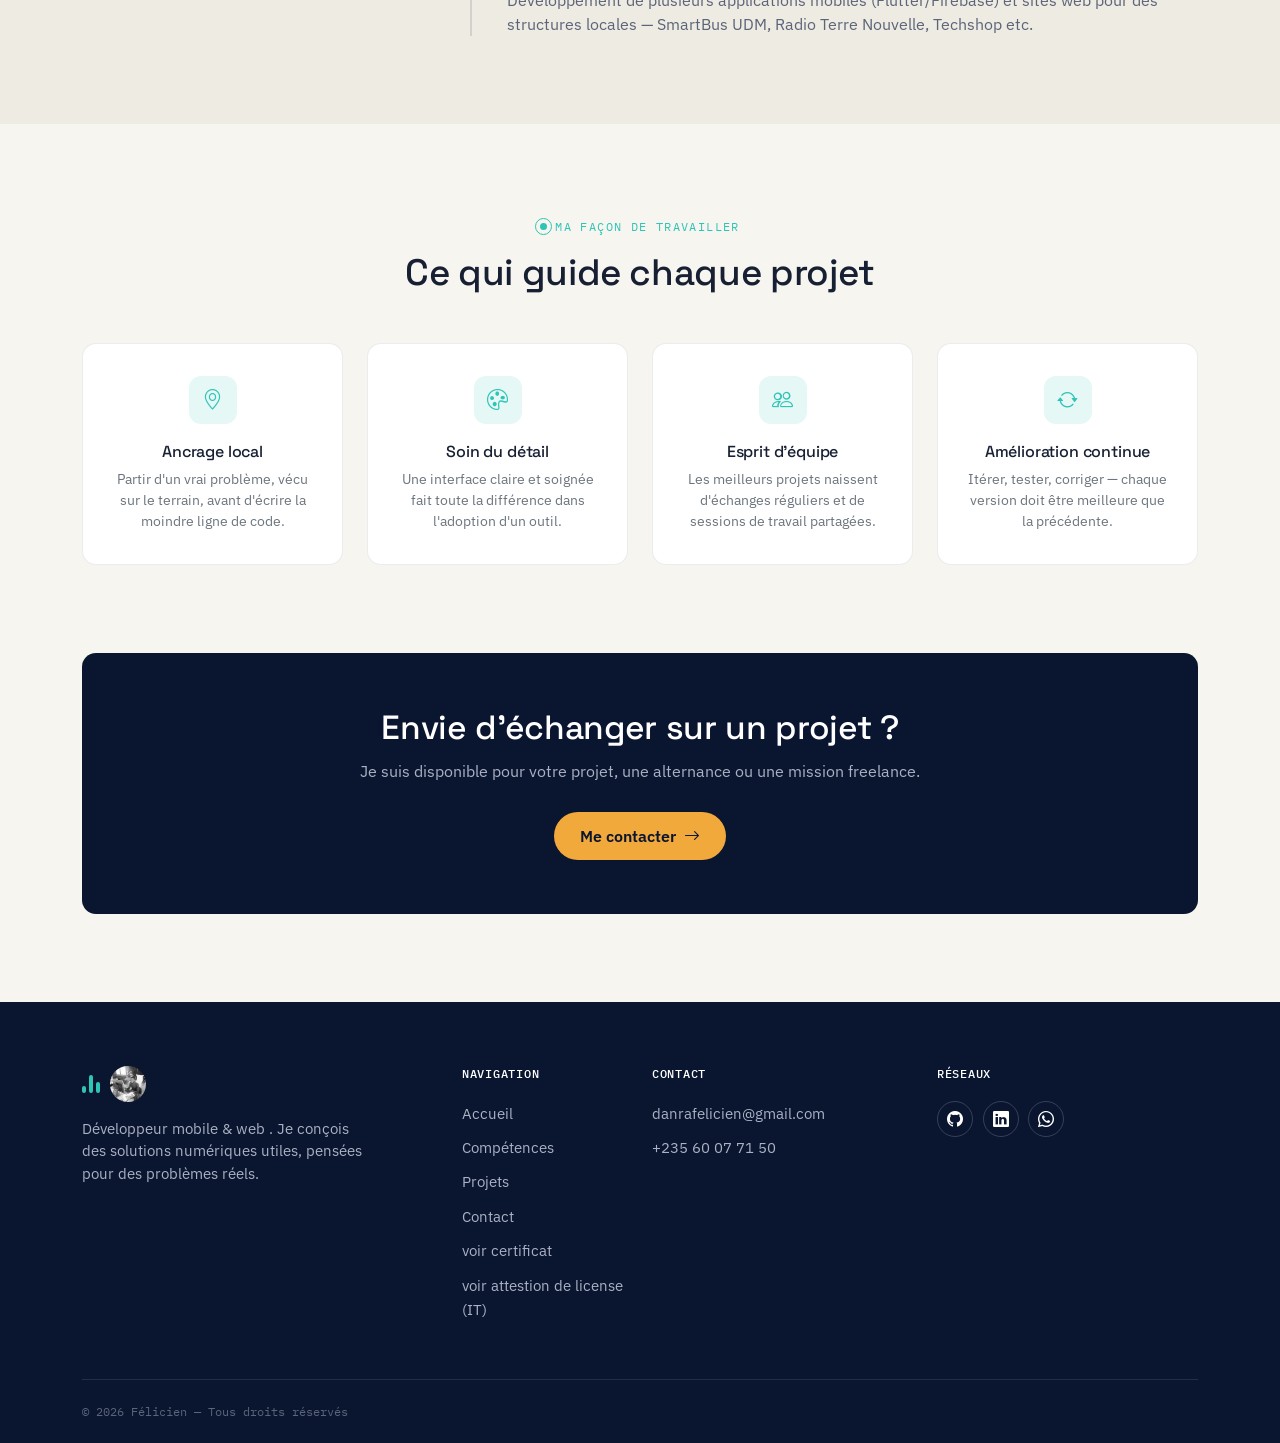
<file: a-propos.html>
<!DOCTYPE html>
<html lang="fr">
<head>
<meta charset="UTF-8">
<meta name="viewport" content="width=device-width, initial-scale=1.0">
<title>À propos — Félicien | Portfolio</title>
<meta name="description" content="Parcours, formation et approche de Félicien, développeur mobile & web, étudiant en informatique et télécommunications à l'Université de Moundou, certifié Simplon.co.">

<link rel="preconnect" href="https://fonts.googleapis.com">
<link rel="preconnect" href="https://fonts.gstatic.com" crossorigin>
<link href="https://fonts.googleapis.com/css2?family=Space+Grotesk:wght@500;600;700&family=IBM+Plex+Sans:wght@400;500;600&family=IBM+Plex+Mono:wght@400;500&display=swap" rel="stylesheet">
<link rel="stylesheet" href="https://cdn.jsdelivr.net/npm/bootstrap-icons@1.11.3/font/bootstrap-icons.css">
<link rel="stylesheet" href="https://cdn.jsdelivr.net/npm/bootstrap@5.3.3/dist/css/bootstrap.min.css">
<link rel="stylesheet" href="css/style.css">
</head>
<body>
<a href="#main" class="skip-link">Aller au contenu</a>

<!-- ===== NAVBAR ===== -->
<nav class="navbar navbar-expand-lg site-nav">
  <div class="container">
<a class="brand" href="index.html">
            <span class="bars" aria-hidden="true"><span></span><span></span><span></span></span>

  <span class="logo">

    <img src="assets/danra.jpeg" alt="Logo de Félicien" class="brand-logo">
  </span>
</a>
    <button class="navbar-toggler" type="button" data-bs-toggle="collapse" data-bs-target="#mainNav" aria-controls="mainNav" aria-expanded="false" aria-label="Ouvrir le menu">
      <i class="bi bi-list"></i>
    </button>
    <div class="collapse navbar-collapse justify-content-end" id="mainNav">
      <ul class="navbar-nav align-items-lg-center gap-1">
        <li class="nav-item"><a class="nav-link" href="index.html">Accueil</a></li>
        <li class="nav-item"><a class="nav-link" href="a-propos.html">À propos</a></li>
        <li class="nav-item"><a class="nav-link" href="competences.html">Compétences</a></li>
        <li class="nav-item"><a class="nav-link" href="projets.html">Projets</a></li>
        <li class="nav-item ms-lg-2 mt-2 mt-lg-0">
          <a class="btn btn-nav-cta" href="contact.html">Me contacter</a>
        </li>
      </ul>
    </div>
  </div>
</nav>

<main id="main">
  <!-- ===== HEADER DE PAGE ===== -->
  <header class="page-header">
    <div class="container">
      <p class="breadcrumb-mono mb-3"><a href="index.html">Accueil</a> / À propos</p>
      <h1>À propos de moi</h1>
      <p>Informaticien & Télécommuniquant, développeur, et curieux des problèmes concrets de mon environnement.</p>
    </div>
  </header>

  <!-- ===== BIO ===== -->
  <section>
    <div class="container">
      <div class="row g-5 align-items-center">
        <div class="col-lg-5 reveal">
          <div class="about-photo">
           
                 <img src="assets/photo.jpg" alt="Félicien" class="w-100 h-100" style="object-fit:cover;"> 
          </div>
        </div>
        <div class="col-lg-7 reveal">
          <span class="eyebrow"><span class="dot"></span>Présentation</span>
          <h2 class="section-title mb-4">Connecter la technologie aux besoins réels .</h2>
          <p class="text-secondary mb-3">Je m'appelle Félicien. Je suis suis licensié en Informatique & télécommunications à l'Université de Moundou, au Tchad, et certification en dévéloppement web et mobile par Simplon.co Africa. Je me spécialise dans le développement mobile avec Flutter et Firebase, ainsi que dans la création de sites web modernes et responsives.</p>
          <p class="text-secondary mb-3">Ce qui me motive, c'est de construire des outils numériques utiles à ma communauté : suivi de transport universitaire, accès à l'information de santé, présence en ligne pour des médias locaux. J'aborde chaque projet avec une exigence particulière sur le rendu visuel, autant sur mobile que sur le web.</p>
          <p class="text-secondary mb-4">J'aime travailler en équipe, dans des sessions de travail collaboratives et décontractées, où les idées avancent vite et où le design compte autant que le code.</p>
          <div class="d-flex flex-wrap gap-3">
            <a href="contact.html" class="btn btn-primary-amber">Travaillons ensemble</a>
            <a href="competences.html" class="btn btn-outline-navy">Voir mes compétences</a>
          </div>
        </div>
      </div>
    </div>
  </section>

  <div class="transmission-line"><span class="pulse-dot"></span></div>

  <!-- ===== PARCOURS / TIMELINE ===== -->
  <section class="bg-paper-dim">
    <div class="container">
      <div class="row g-5">
        <div class="col-lg-4 reveal">
          <span class="eyebrow"><span class="dot"></span>Parcours</span>
          <h2 class="section-title">Formation &amp; certification</h2>
          <p class="section-sub">Un parcours académique en Informatique & télécommunications, complété par une certification professionnelle orientée pratique.</p>
        </div>
        <div class="col-lg-8 reveal">
          <div class="timeline">
            <div class="timeline-item">
              <span class="period">Enc cours</span>
              <h3>Université de Moundou</h3>
              <p>Licensié en Informatique et Télécommunications — formation couvrant le développement logiciel, les réseaux et les systèmes de communication.</p>
              <button class="btn btn-outline-navy mt-2" onclick="window.open('attestation.html', '_blank')">Voir l'attesttation </button>

            </div>
            <div class="timeline-item">
              <span class="period">CERTIFICATION</span>
              <h3>Simplon.co</h3>
              <p>Certification en développement, avec une forte composante pratique : projets concrets, méthodes de travail collaboratif, bonnes pratiques de code.</p>
              <button class="btn btn-outline-navy mt-2" onclick="window.open('certificat.html', '_blank')">Voir le certificat</button>
            </div>
            <div class="timeline-item">
              <span class="period">EN PARALLÈLE</span>
              <h3>Pratique autodidacte &amp; projets concrets</h3>
              <p>Développement de plusieurs applications mobiles (Flutter/Firebase) et sites web pour des structures locales — SmartBus UDM, Radio Terre Nouvelle, Techshop etc.</p>
            </div>
          </div>
        </div>
      </div>
    </div>
  </section>

  <!-- ===== APPROCHE / VALEURS ===== -->
  <section>
    <div class="container">
      <div class="text-center mb-5 reveal">
        <span class="eyebrow justify-content-center"><span class="dot"></span>Ma façon de travailler</span>
        <h2 class="section-title">Ce qui guide chaque projet</h2>
      </div>
      <div class="row g-4">
        <div class="col-md-6 col-lg-3 reveal">
          <div class="card-value h-100 text-center">
            <div class="icon-wrap mx-auto"><i class="bi bi-geo-alt"></i></div>
            <h3 class="h6">Ancrage local</h3>
            <p class="small text-secondary mb-0">Partir d'un vrai problème, vécu sur le terrain, avant d'écrire la moindre ligne de code.</p>
          </div>
        </div>
        <div class="col-md-6 col-lg-3 reveal">
          <div class="card-value h-100 text-center">
            <div class="icon-wrap mx-auto"><i class="bi bi-palette"></i></div>
            <h3 class="h6">Soin du détail</h3>
            <p class="small text-secondary mb-0">Une interface claire et soignée fait toute la différence dans l'adoption d'un outil.</p>
          </div>
        </div>
        <div class="col-md-6 col-lg-3 reveal">
          <div class="card-value h-100 text-center">
            <div class="icon-wrap mx-auto"><i class="bi bi-people"></i></div>
            <h3 class="h6">Esprit d'équipe</h3>
            <p class="small text-secondary mb-0">Les meilleurs projets naissent d'échanges réguliers et de sessions de travail partagées.</p>
          </div>
        </div>
        <div class="col-md-6 col-lg-3 reveal">
          <div class="card-value h-100 text-center">
            <div class="icon-wrap mx-auto"><i class="bi bi-arrow-repeat"></i></div>
            <h3 class="h6">Amélioration continue</h3>
            <p class="small text-secondary mb-0">Itérer, tester, corriger — chaque version doit être meilleure que la précédente.</p>
          </div>
        </div>
      </div>
    </div>
  </section>

  <!-- ===== CTA FINAL ===== -->
  <section class="pt-0">
    <div class="container">
      <div class="cta-band reveal">
        <h2>Envie d'échanger sur un projet ?</h2>
        <p>Je suis disponible pour votre projet, une alternance ou une mission freelance.</p>
        <a href="contact.html" class="btn btn-primary-amber">Me contacter <i class="bi bi-arrow-right ms-1"></i></a>
      </div>
    </div>
  </section>
</main>

<!-- ===== FOOTER ===== -->
<footer class="site-footer">
  <div class="container">
    <div class="row g-4">
      <div class="col-lg-4">
        <div class="brand">
          <span class="bars" aria-hidden="true"><span></span><span></span><span></span></span>

  <span class="logo">

    <img src="assets/danra.jpeg" alt="Logo de Félicien" class="brand-logo">
  </span>        </div>
        <p>Développeur mobile &amp; web . Je conçois des solutions numériques utiles, pensées pour des problèmes réels.</p>
      </div>
      <div class="col-lg-2 col-6">
        <h5>Navigation</h5>
        <ul>
          <li><a href="index.html">Accueil</a></li>
          <li><a href="competences.html">Compétences</a></li>
          <li><a href="projets.html">Projets</a></li>
          <li><a href="contact.html">Contact</a></li>
            <li><a href="certificat.html">voir  certificat</a></li>
          <li><a href="attestation.html">voir attestion de license (IT)</a></li>
        </ul>
      </div>
      <div class="col-lg-3 col-6">
        <h5>Contact</h5>
        <ul>
          <li><a href="mailto:felicien@example.com">danrafelicien@gmail.com</a></li>
          <li><a href="tel:+23560077150">+235 60 07 71 50</a></li>
        </ul>
      </div>
      <div class="col-lg-3">
        <h5>Réseaux</h5>
        <div class="footer-social">
          <a href="https://github.com/FELLICIEN/" aria-label="GitHub"><i class="bi bi-github"></i></a>
          <a href="https://www.linkedin.com/in/f%C3%A9licien-danra-dakamla-63059936b/" aria-label="LinkedIn"><i class="bi bi-linkedin"></i></a>
          <a href="https://wa.me/23560077150" aria-label="WhatsApp"><i class="bi bi-whatsapp"></i></a>
        </div>
      </div>
    </div>
    <div class="footer-bottom">
      <span>© <span class="current-year"></span> Félicien — Tous droits réservés</span>
    </div>
  </div>
</footer>

<script src="https://cdn.jsdelivr.net/npm/bootstrap@5.3.3/dist/js/bootstrap.bundle.min.js"></script>
<script src="js/script.js"></script>
</body>
</html>
</file>
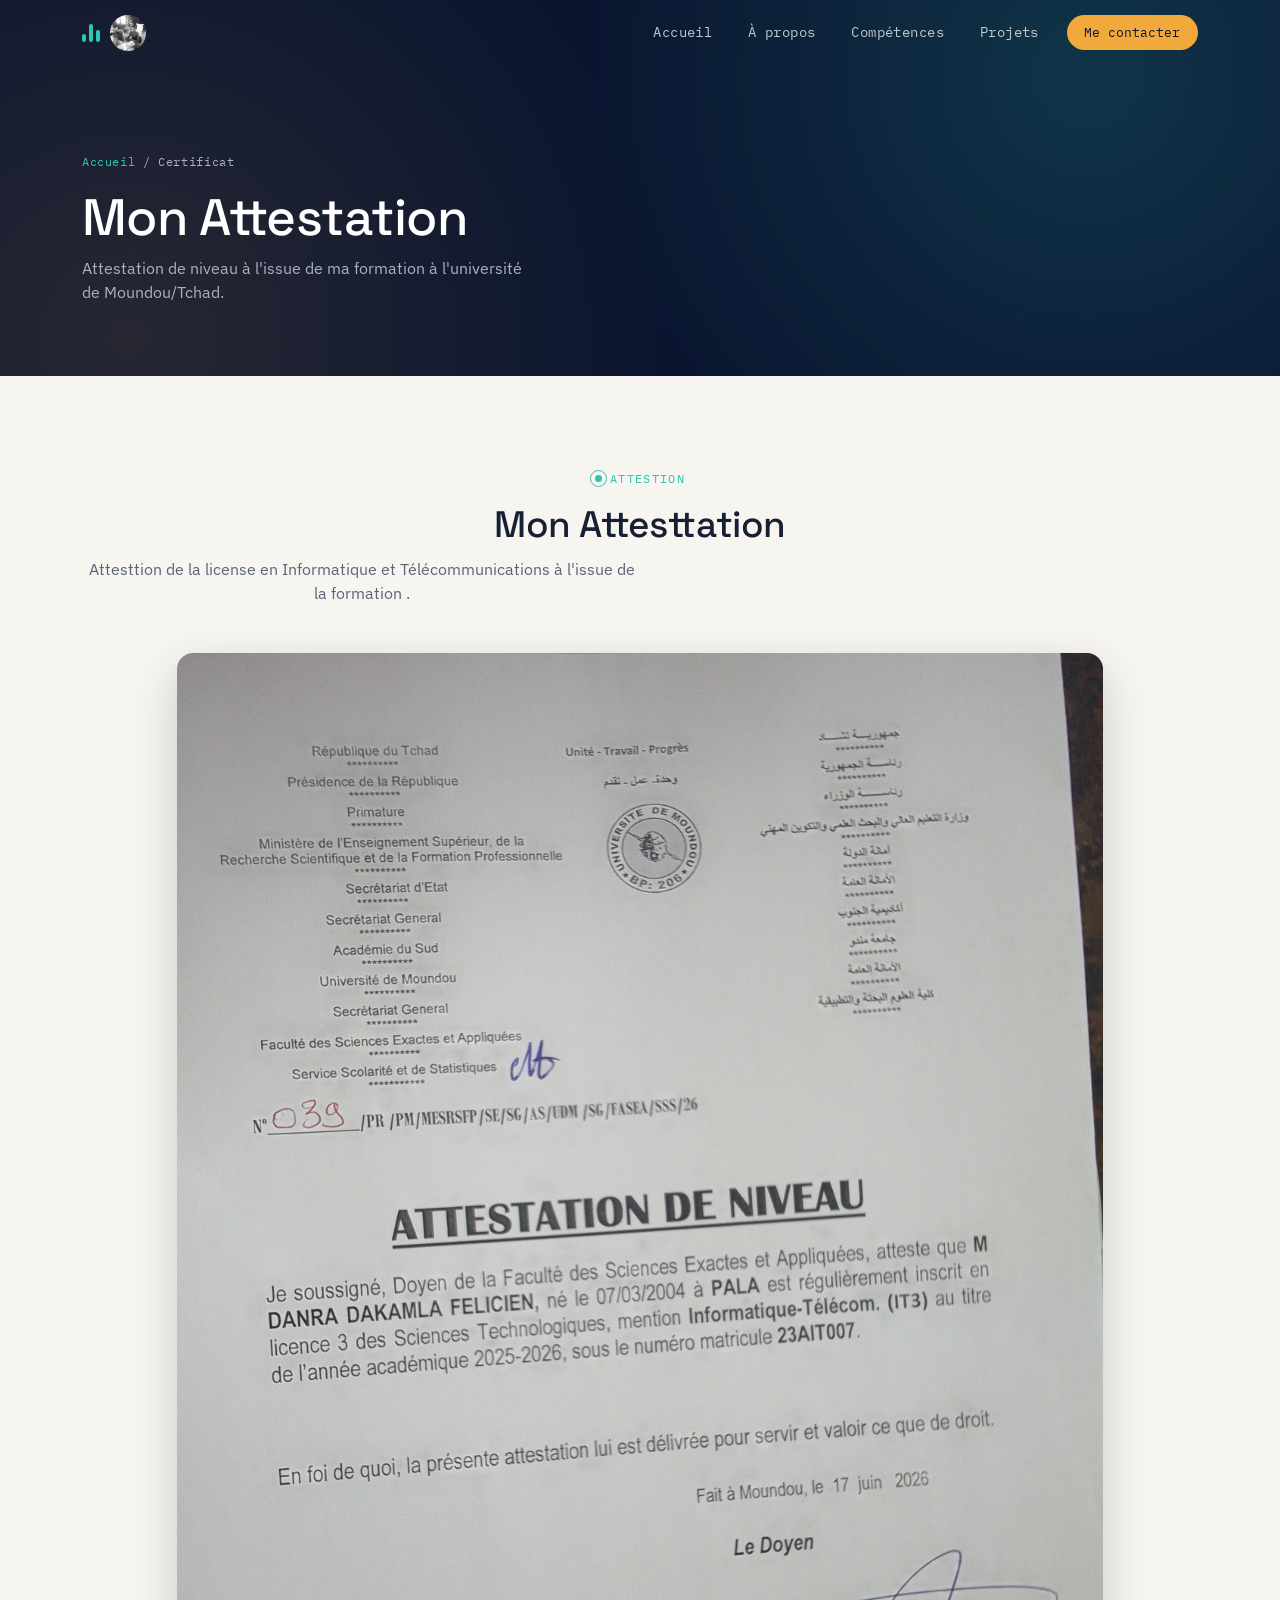
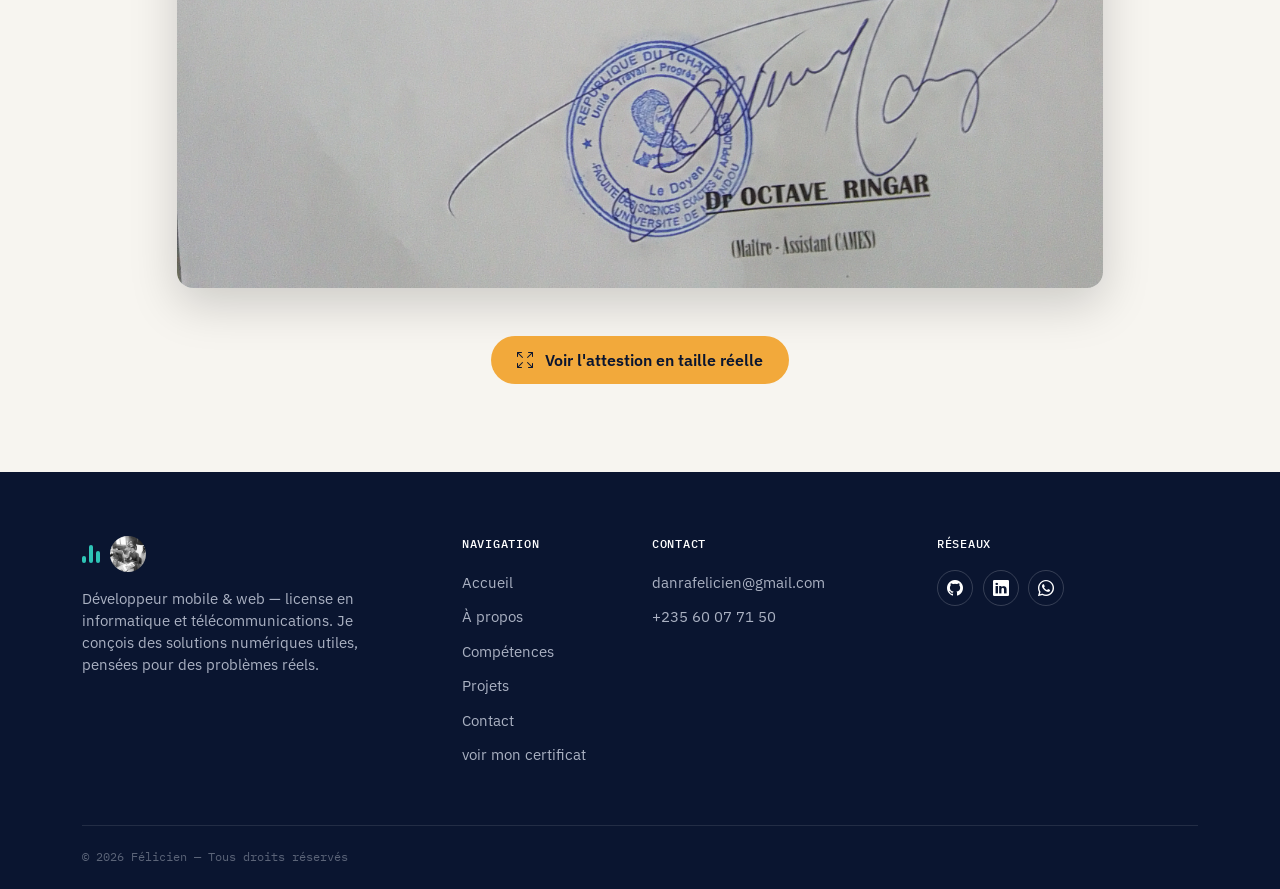
<file: attestation.html>
<!DOCTYPE html>
<html lang="fr">
<head>
<meta charset="UTF-8">
<meta name="viewport" content="width=device-width, initial-scale=1.0">
<title>Projets — Félicien | Portfolio</title>
<meta name="description" content="Projets réalisés par Félicien : SmartBus UDM, Radio Terre Nouvelle, SantéMoundou — applications mobiles Flutter/Firebase et sites web HTML/CSS/JS/Bootstrap.">

<link rel="preconnect" href="https://fonts.googleapis.com">
<link rel="preconnect" href="https://fonts.gstatic.com" crossorigin>
<link href="https://fonts.googleapis.com/css2?family=Space+Grotesk:wght@500;600;700&family=IBM+Plex+Sans:wght@400;500;600&family=IBM+Plex+Mono:wght@400;500&display=swap" rel="stylesheet">
<link rel="stylesheet" href="https://cdn.jsdelivr.net/npm/bootstrap-icons@1.11.3/font/bootstrap-icons.css">
<link rel="stylesheet" href="https://cdn.jsdelivr.net/npm/bootstrap@5.3.3/dist/css/bootstrap.min.css">
<link rel="stylesheet" href="css/style.css">
</head>
<body>
<a href="#main" class="skip-link">Aller au contenu</a>

<!-- ===== NAVBAR ===== -->
<nav class="navbar navbar-expand-lg site-nav">
  <div class="container">
 <a class="brand" href="index.html">
            <span class="bars" aria-hidden="true"><span></span><span></span><span></span></span>

  <span class="logo">

    <img src="assets/danra.jpeg" alt="Logo de Félicien" class="brand-logo">
  </span>
</a>
    <button class="navbar-toggler" type="button" data-bs-toggle="collapse" data-bs-target="#mainNav" aria-controls="mainNav" aria-expanded="false" aria-label="Ouvrir le menu">
      <i class="bi bi-list"></i>
    </button>
    <div class="collapse navbar-collapse justify-content-end" id="mainNav">
      <ul class="navbar-nav align-items-lg-center gap-1">
        <li class="nav-item"><a class="nav-link" href="index.html">Accueil</a></li>
        <li class="nav-item"><a class="nav-link" href="a-propos.html">À propos</a></li>
        <li class="nav-item"><a class="nav-link" href="competences.html">Compétences</a></li>
        <li class="nav-item"><a class="nav-link" href="projets.html">Projets</a></li>
        <li class="nav-item ms-lg-2 mt-2 mt-lg-0">
          <a class="btn btn-nav-cta" href="contact.html">Me contacter</a>
        </li>
      </ul>
    </div>
  </div>
</nav>

<main id="main">
  <!-- ===== HEADER DE PAGE ===== -->
  <header class="page-header">
    <div class="container">
      <p class="breadcrumb-mono mb-3"><a href="index.html">Accueil</a> / Certificat</p>
      <h1>Mon Attestation</h1>
<p>Attestation de niveau à l'issue de ma formation à l'université de Moundou/Tchad.</p>    </div>
  </header>




<section>
  <div class="container">

    <div class="text-center mb-5 reveal">
      <span class="eyebrow justify-content-center">
        <span class="dot"></span>Attestion
      </span>
      <h2 class="section-title">Mon Attesttation</h2>
      <p class="section-sub">
        Attesttion de la license en Informatique et Télécommunications à l'issue de la formation .
      </p>
    </div>

    <div class="row justify-content-center">
      <div class="col-lg-10 reveal">
        <div class="card shadow-lg border-0 rounded-4 overflow-hidden">
          <img
            src="assets/attest.jpg"
            alt="Certificat de Félicien"
            class="img-fluid w-100">
        </div>
      </div>
    </div>

    <div class="text-center mt-5 reveal">
      <a href="assets/attest.jpg"
         target="_blank"
         class="btn btn-primary-amber">
        <i class="bi bi-arrows-fullscreen me-2"></i>
        Voir l'attestion en taille réelle
      </a>
    </div>

  </div>
</section>
  </section>
</main>

<!-- ===== FOOTER ===== -->
<footer class="site-footer">
  <div class="container">
    <div class="row g-4">
      <div class="col-lg-4">
        <div class="brand">
          <span class="bars" aria-hidden="true"><span></span><span></span><span></span></span>

  <span class="logo">

    <img src="assets/danra.jpeg" alt="Logo de Félicien" class="brand-logo">
  </span>        </div>
        <p>Développeur mobile &amp; web — license en informatique et télécommunications. Je conçois des solutions numériques utiles, pensées pour des problèmes réels.</p>
      </div>
      <div class="col-lg-2 col-6">
        <h5>Navigation</h5>
        <ul>
          <li><a href="index.html">Accueil</a></li>
          <li><a href="a-propos.html">À propos</a></li>
          <li><a href="competences.html">Compétences</a></li>
          <li><a href="projets.html">Projets</a></li>
          <li><a href="contact.html">Contact</a></li>
            <li><a href="certificat.html">voir mon certificat</a></li>
        </ul>
      </div>
      <div class="col-lg-3 col-6">
        <h5>Contact</h5>
        <ul>
          <li><a href="mailto:danrafelicien@gmail.com">danrafelicien@gmail.com</a></li>
          <li><a href="tel:+23560077150">+235 60 07 71 50</a></li>
        </ul>
      </div>
      <div class="col-lg-3">
        <h5>Réseaux</h5>
        <div class="footer-social">
          <a href="https://github.com/FELLICIEN/" aria-label="GitHub"><i class="bi bi-github"></i></a>
          <a href="https://www.linkedin.com/in/f%C3%A9licien-danra-dakamla-63059936b/" aria-label="LinkedIn"><i class="bi bi-linkedin"></i></a>
          <a href="https://wa.me/23560077150" aria-label="WhatsApp"><i class="bi bi-whatsapp"></i></a>
        </div>
      </div>
    </div>
    <div class="footer-bottom">
      <span>© <span class="current-year"></span> Félicien — Tous droits réservés</span>
    </div>
  </div>
</footer>

<script src="https://cdn.jsdelivr.net/npm/bootstrap@5.3.3/dist/js/bootstrap.bundle.min.js"></script>
<script src="js/script.js"></script>
</body>
</html>
</file>
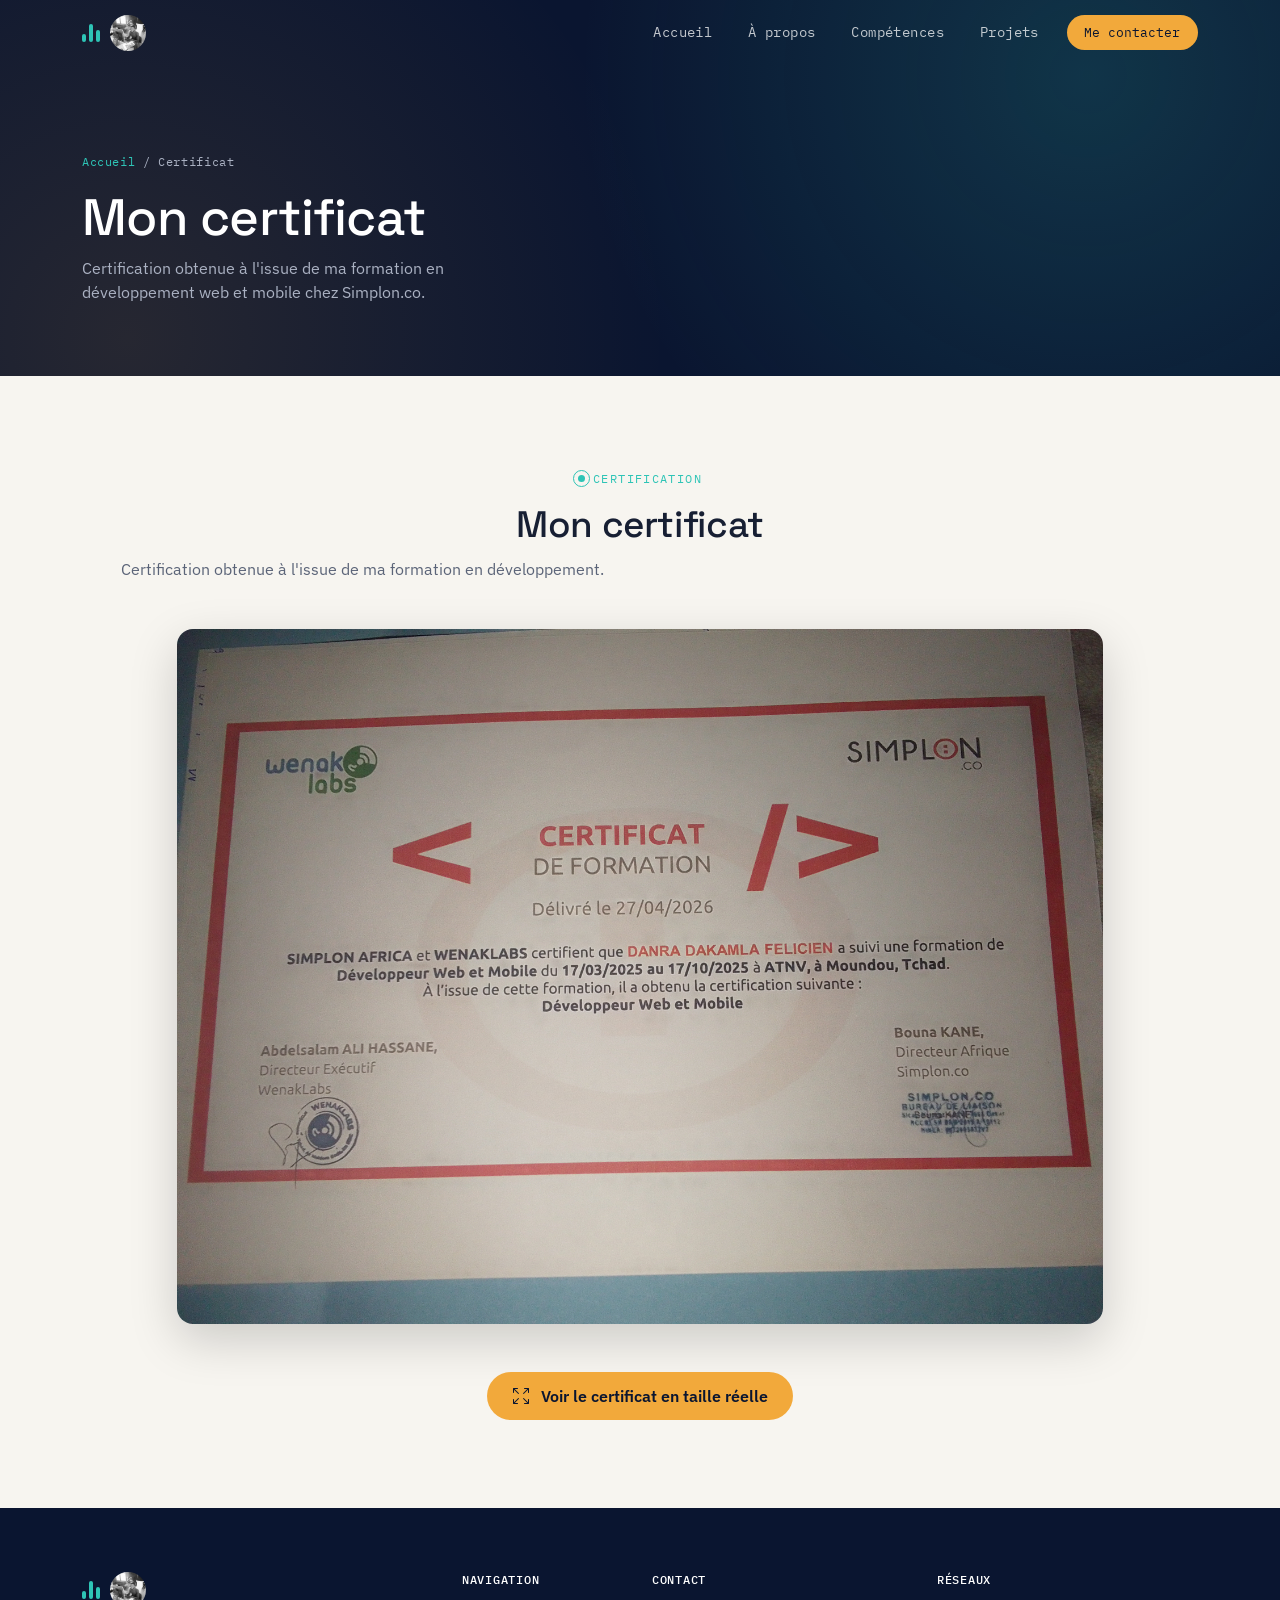
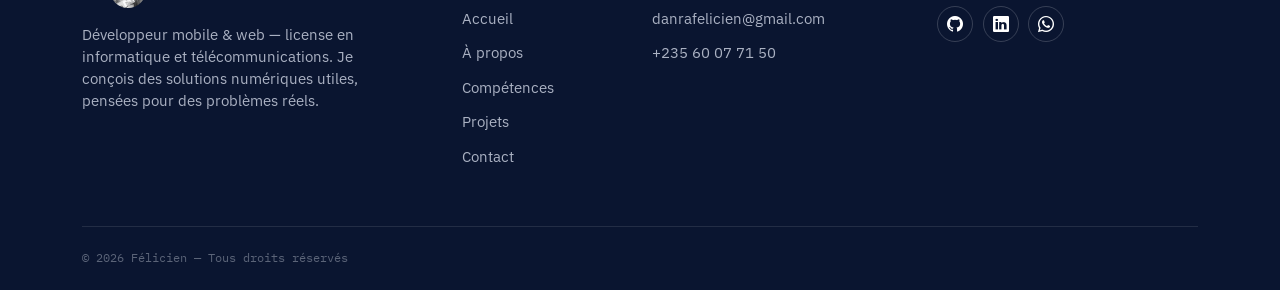
<file: certificat.html>
<!DOCTYPE html>
<html lang="fr">
<head>
<meta charset="UTF-8">
<meta name="viewport" content="width=device-width, initial-scale=1.0">
<title>Projets — Félicien | Portfolio</title>
<meta name="description" content="Projets réalisés par Félicien : SmartBus UDM, Radio Terre Nouvelle, SantéMoundou — applications mobiles Flutter/Firebase et sites web HTML/CSS/JS/Bootstrap.">

<link rel="preconnect" href="https://fonts.googleapis.com">
<link rel="preconnect" href="https://fonts.gstatic.com" crossorigin>
<link href="https://fonts.googleapis.com/css2?family=Space+Grotesk:wght@500;600;700&family=IBM+Plex+Sans:wght@400;500;600&family=IBM+Plex+Mono:wght@400;500&display=swap" rel="stylesheet">
<link rel="stylesheet" href="https://cdn.jsdelivr.net/npm/bootstrap-icons@1.11.3/font/bootstrap-icons.css">
<link rel="stylesheet" href="https://cdn.jsdelivr.net/npm/bootstrap@5.3.3/dist/css/bootstrap.min.css">
<link rel="stylesheet" href="css/style.css">
</head>
<body>
<a href="#main" class="skip-link">Aller au contenu</a>

<!-- ===== NAVBAR ===== -->
<nav class="navbar navbar-expand-lg site-nav">
  <div class="container">
 <a class="brand" href="index.html">
            <span class="bars" aria-hidden="true"><span></span><span></span><span></span></span>

  <span class="logo">

    <img src="assets/danra.jpeg" alt="Logo de Félicien" class="brand-logo">
  </span>
</a>
    <button class="navbar-toggler" type="button" data-bs-toggle="collapse" data-bs-target="#mainNav" aria-controls="mainNav" aria-expanded="false" aria-label="Ouvrir le menu">
      <i class="bi bi-list"></i>
    </button>
    <div class="collapse navbar-collapse justify-content-end" id="mainNav">
      <ul class="navbar-nav align-items-lg-center gap-1">
        <li class="nav-item"><a class="nav-link" href="index.html">Accueil</a></li>
        <li class="nav-item"><a class="nav-link" href="a-propos.html">À propos</a></li>
        <li class="nav-item"><a class="nav-link" href="competences.html">Compétences</a></li>
        <li class="nav-item"><a class="nav-link" href="projets.html">Projets</a></li>
        <li class="nav-item ms-lg-2 mt-2 mt-lg-0">
          <a class="btn btn-nav-cta" href="contact.html">Me contacter</a>
        </li>
      </ul>
    </div>
  </div>
</nav>

<main id="main">
  <!-- ===== HEADER DE PAGE ===== -->
  <header class="page-header">
    <div class="container">
      <p class="breadcrumb-mono mb-3"><a href="index.html">Accueil</a> / Certificat</p>
      <h1>Mon certificat</h1>
<p>Certification obtenue à l'issue de ma formation en développement web et mobile chez Simplon.co. </p>    </div>
  </header>

  <!-- ===== FILTRES + GRILLE PROJETS ===== -->
  <!-- ===== FORMULAIRE + INFOS ===== -->


  <!-- ===== CTA FINAL ===== -->
<!-- ===== CERTIFICAT ===== -->
<section>
  <div class="container">

    <div class="text-center mb-5 reveal">
      <span class="eyebrow justify-content-center">
        <span class="dot"></span>Certification
      </span>
      <h2 class="section-title">Mon certificat</h2>
      <p class="section-sub">
        Certification obtenue à l'issue de ma formation en développement.
      </p>
    </div>

    <div class="row justify-content-center">
      <div class="col-lg-10 reveal">
        <div class="card shadow-lg border-0 rounded-4 overflow-hidden">
          <img
            src="assets/certif.jpg"
            alt="Certificat de Félicien"
            class="img-fluid w-100">
        </div>
      </div>
    </div>

    <div class="text-center mt-5 reveal">
      <a href="assets/certif.jpg"
         target="_blank"
         class="btn btn-primary-amber">
        <i class="bi bi-arrows-fullscreen me-2"></i>
        Voir le certificat en taille réelle
      </a>
    </div>

  </div>
</section>
  </section>
</main>

<!-- ===== FOOTER ===== -->
<footer class="site-footer">
  <div class="container">
    <div class="row g-4">
      <div class="col-lg-4">
        <div class="brand">
          <span class="bars" aria-hidden="true"><span></span><span></span><span></span></span>

  <span class="logo">

    <img src="assets/danra.jpeg" alt="Logo de Félicien" class="brand-logo">
  </span>        </div>
        <p>Développeur mobile &amp; web — license en informatique et télécommunications. Je conçois des solutions numériques utiles, pensées pour des problèmes réels.</p>
      </div>
      <div class="col-lg-2 col-6">
        <h5>Navigation</h5>
        <ul>
          <li><a href="index.html">Accueil</a></li>
          <li><a href="a-propos.html">À propos</a></li>
          <li><a href="competences.html">Compétences</a></li>
          <li><a href="projets.html">Projets</a></li>
          <li><a href="contact.html">Contact</a></li>
        </ul>
      </div>
      <div class="col-lg-3 col-6">
        <h5>Contact</h5>
        <ul>
          <li><a href="mailto:danrafelicien@gmail.com">danrafelicien@gmail.com</a></li>
          <li><a href="tel:+23560077150">+235 60 07 71 50</a></li>
        </ul>
      </div>
      <div class="col-lg-3">
        <h5>Réseaux</h5>
        <div class="footer-social">
          <a href="https://github.com/FELLICIEN/" aria-label="GitHub"><i class="bi bi-github"></i></a>
          <a href="https://www.linkedin.com/in/f%C3%A9licien-danra-dakamla-63059936b/" aria-label="LinkedIn"><i class="bi bi-linkedin"></i></a>
          <a href="https://wa.me/23560077150" aria-label="WhatsApp"><i class="bi bi-whatsapp"></i></a>
        </div>
      </div>
    </div>
    <div class="footer-bottom">
      <span>© <span class="current-year"></span> Félicien — Tous droits réservés</span>
    </div>
  </div>
</footer>

<script src="https://cdn.jsdelivr.net/npm/bootstrap@5.3.3/dist/js/bootstrap.bundle.min.js"></script>
<script src="js/script.js"></script>
</body>
</html>
</file>
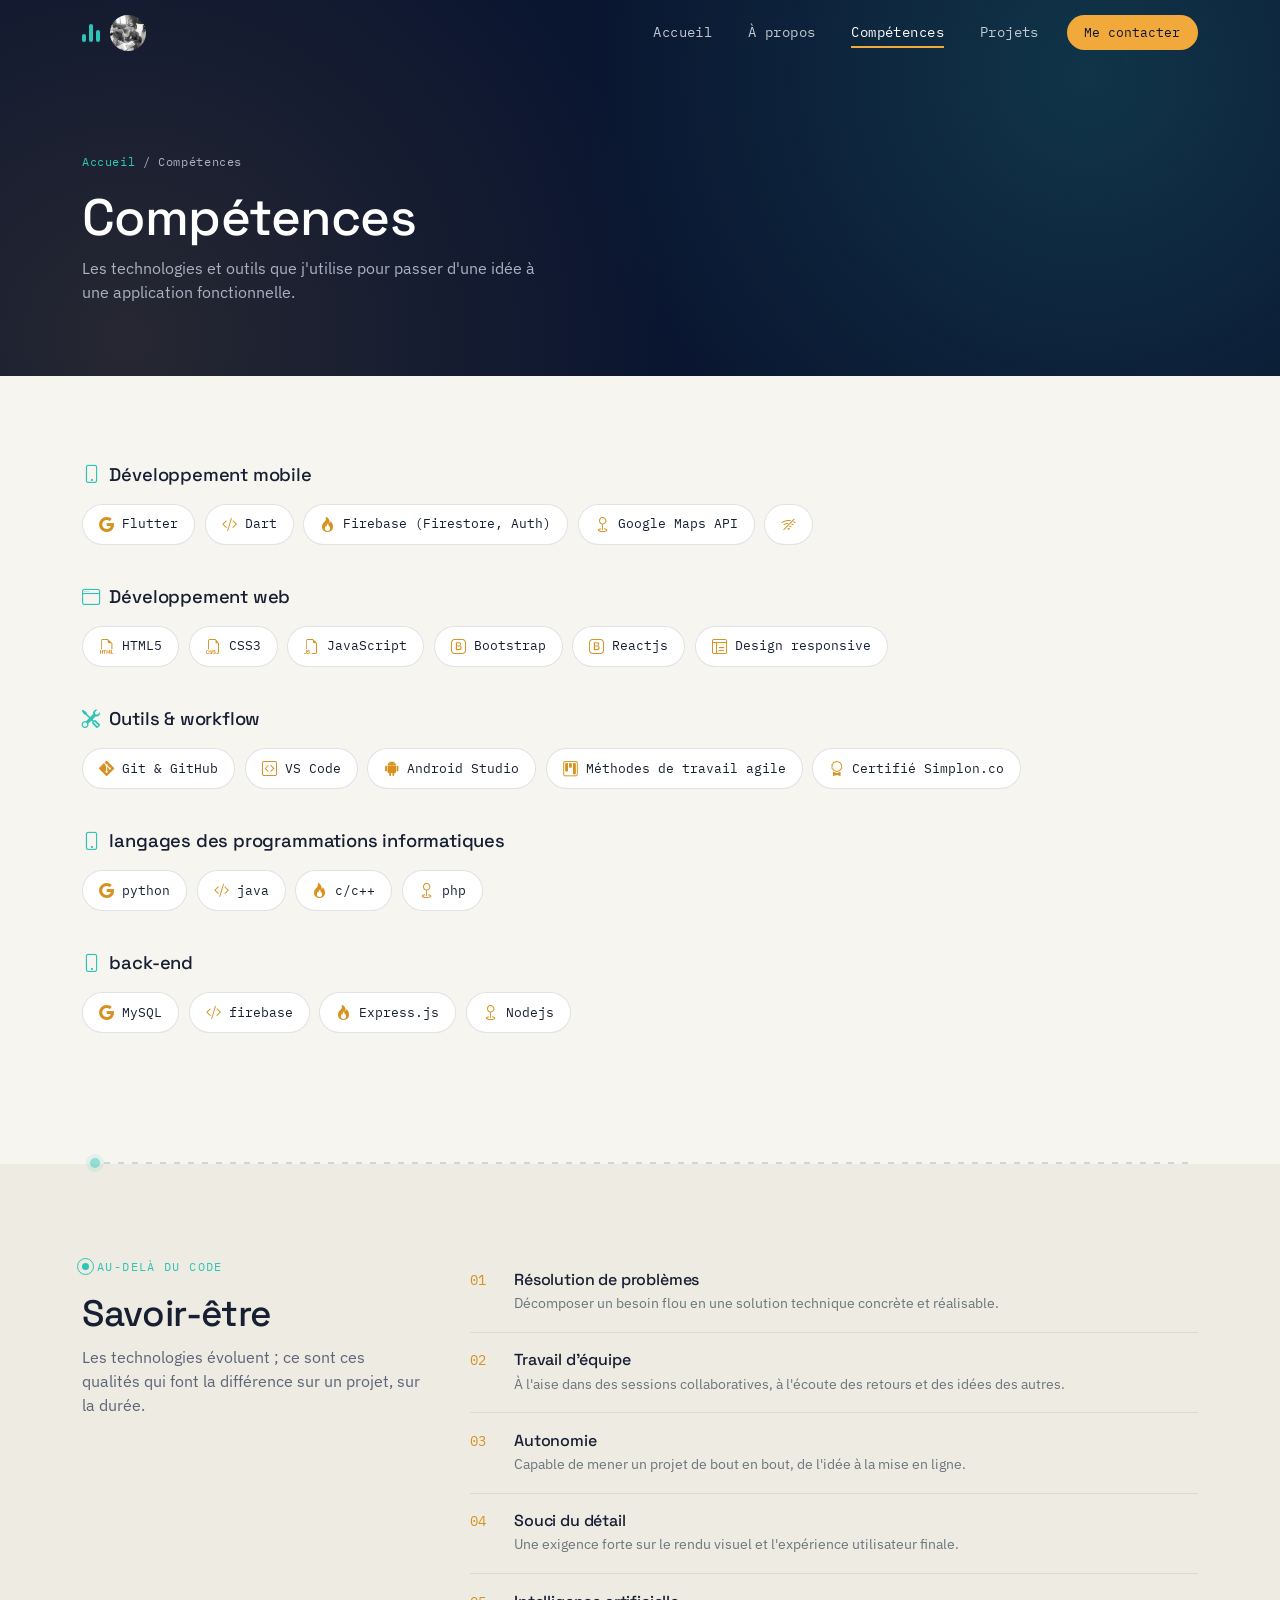
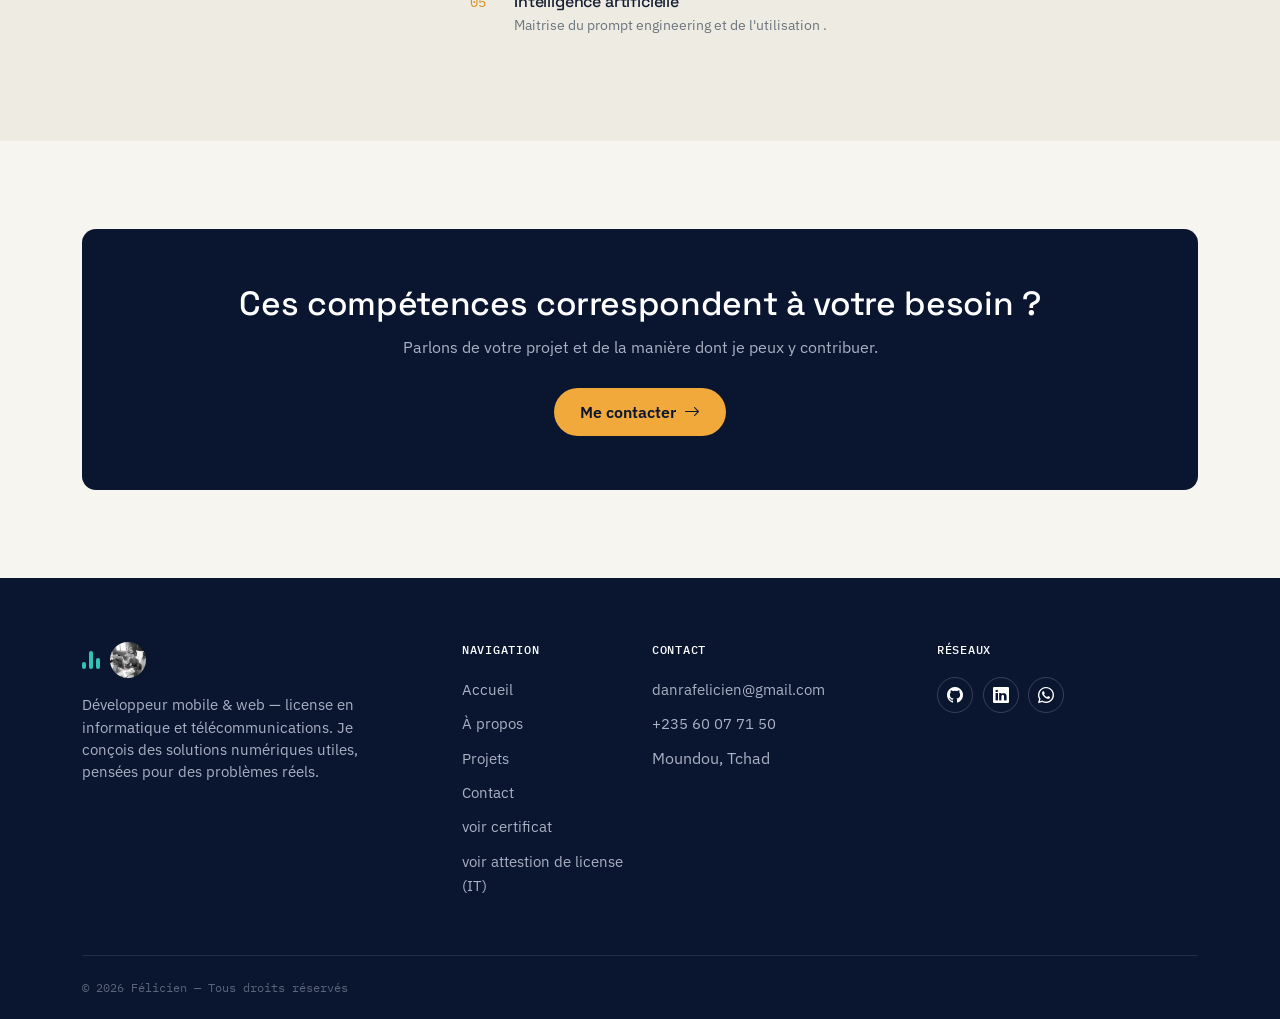
<file: competences.html>
<!DOCTYPE html>
<html lang="fr">
<head>
<meta charset="UTF-8">
<meta name="viewport" content="width=device-width, initial-scale=1.0">
<title>Compétences — Félicien | Portfolio</title>
<meta name="description" content="Compétences techniques de Félicien : Flutter, Dart, Firebase, Google Maps, HTML5, CSS3, JavaScript, Bootstrap, Git et plus.">

<link rel="preconnect" href="https://fonts.googleapis.com">
<link rel="preconnect" href="https://fonts.gstatic.com" crossorigin>
<link href="https://fonts.googleapis.com/css2?family=Space+Grotesk:wght@500;600;700&family=IBM+Plex+Sans:wght@400;500;600&family=IBM+Plex+Mono:wght@400;500&display=swap" rel="stylesheet">
<link rel="stylesheet" href="https://cdn.jsdelivr.net/npm/bootstrap-icons@1.11.3/font/bootstrap-icons.css">
<link rel="stylesheet" href="https://cdn.jsdelivr.net/npm/bootstrap@5.3.3/dist/css/bootstrap.min.css">
<link rel="stylesheet" href="css/style.css">
</head>
<body>
<a href="#main" class="skip-link">Aller au contenu</a>

<!-- ===== NAVBAR ===== -->
<nav class="navbar navbar-expand-lg site-nav">
  <div class="container">
 <a class="brand" href="index.html">
            <span class="bars" aria-hidden="true"><span></span><span></span><span></span></span>

  <span class="logo">

    <img src="assets/danra.jpeg" alt="Logo de Félicien" class="brand-logo">
  </span>
</a>
      <span class="dot-period">.</span>
    </a>
    <button class="navbar-toggler" type="button" data-bs-toggle="collapse" data-bs-target="#mainNav" aria-controls="mainNav" aria-expanded="false" aria-label="Ouvrir le menu">
      <i class="bi bi-list"></i>
    </button>
    <div class="collapse navbar-collapse justify-content-end" id="mainNav">
      <ul class="navbar-nav align-items-lg-center gap-1">
        <li class="nav-item"><a class="nav-link" href="index.html">Accueil</a></li>
        <li class="nav-item"><a class="nav-link" href="a-propos.html">À propos</a></li>
        <li class="nav-item"><a class="nav-link" href="competences.html">Compétences</a></li>
        <li class="nav-item"><a class="nav-link" href="projets.html">Projets</a></li>
        <li class="nav-item ms-lg-2 mt-2 mt-lg-0">
          <a class="btn btn-nav-cta" href="contact.html">Me contacter</a>
        </li>
      </ul>
    </div>
  </div>
</nav>

<main id="main">
  <!-- ===== HEADER DE PAGE ===== -->
  <header class="page-header">
    <div class="container">
      <p class="breadcrumb-mono mb-3"><a href="index.html">Accueil</a> / Compétences</p>
      <h1>Compétences</h1>
      <p>Les technologies et outils que j'utilise pour passer d'une idée à une application fonctionnelle.</p>
    </div>
  </header>

  <!-- ===== COMPÉTENCES TECHNIQUES ===== -->
  <section>
    <div class="container">

      <div class="skill-group reveal">
        <h3><i class="bi bi-phone"></i> Développement mobile</h3>
        <div class="chip-list">
          <span class="chip"><i class="bi bi-google"></i>Flutter</span>
          <span class="chip"><i class="bi bi-code-slash"></i>Dart</span>
          <span class="chip"><i class="bi bi-fire"></i>Firebase (Firestore, Auth)</span>
          <span class="chip"><i class="bi bi-geo"></i>Google Maps API</span>
          <span class="chip"><i class="bi bi-wifi-off"></i></span>
        </div>
      </div>

      <div class="skill-group reveal">
        <h3><i class="bi bi-window"></i> Développement web</h3>
        <div class="chip-list">
          <span class="chip"><i class="bi bi-filetype-html"></i>HTML5</span>
          <span class="chip"><i class="bi bi-filetype-css"></i>CSS3</span>
          <span class="chip"><i class="bi bi-filetype-js"></i>JavaScript</span>
          <span class="chip"><i class="bi bi-bootstrap"></i>Bootstrap</span>

          <span class="chip"><i class="bi bi-bootstrap"></i>Reactjs</span>
          <span class="chip"><i class="bi bi-layout-text-window-reverse"></i>Design responsive</span>
        </div>
      </div>

      <div class="skill-group reveal">
        <h3><i class="bi bi-tools"></i> Outils &amp; workflow</h3>
        <div class="chip-list">
          <span class="chip"><i class="bi bi-git"></i>Git &amp; GitHub</span>
          <span class="chip"><i class="bi bi-code-square"></i>VS Code</span>
          <span class="chip"><i class="bi bi-android2"></i>Android Studio</span>
          <span class="chip"><i class="bi bi-kanban"></i>Méthodes de travail agile</span>
          <span class="chip"><i class="bi bi-award"></i>Certifié Simplon.co</span>
        </div>
      </div>

        <div class="skill-group reveal">
        <h3><i class="bi bi-phone"></i>langages des programmations informatiques</h3>
        <div class="chip-list">
          <span class="chip"><i class="bi bi-google"></i>python</span>
          <span class="chip"><i class="bi bi-code-slash"></i>java</span>
          <span class="chip"><i class="bi bi-fire"></i>c/c++</span>
          <span class="chip"><i class="bi bi-geo"></i>php</span>
        </div>
      </div>



        <div class="skill-group reveal">
        <h3><i class="bi bi-phone"></i>back-end</h3>
        <div class="chip-list">
          <span class="chip"><i class="bi bi-google"></i>MySQL</span>
          <span class="chip"><i class="bi bi-code-slash"></i>firebase</span>
          <span class="chip"><i class="bi bi-fire"></i>Express.js</span>
          <span class="chip"><i class="bi bi-geo"></i>Nodejs</span>


        </div>
      </div>

    </div>
  </section>

  <div class="transmission-line"><span class="pulse-dot"></span></div>

  <!-- ===== SOFT SKILLS ===== -->
  <section class="bg-paper-dim">
    <div class="container">
      <div class="row g-5">
        <div class="col-lg-4 reveal">
          <span class="eyebrow"><span class="dot"></span>Au-delà du code</span>
          <h2 class="section-title">Savoir-être</h2>
          <p class="section-sub">Les technologies évoluent ; ce sont ces qualités qui font la différence sur un projet, sur la durée.</p>
        </div>
        <div class="col-lg-8 reveal">
          <div class="softskill-row">
            <span class="num">01</span>
            <div>
              <h3 class="h6 mb-1">Résolution de problèmes</h3>
              <p class="small text-secondary mb-0">Décomposer un besoin flou en une solution technique concrète et réalisable.</p>
            </div>
          </div>
          <div class="softskill-row">
            <span class="num">02</span>
            <div>
              <h3 class="h6 mb-1">Travail d'équipe</h3>
              <p class="small text-secondary mb-0">À l'aise dans des sessions collaboratives, à l'écoute des retours et des idées des autres.</p>
            </div>
          </div>
          <div class="softskill-row">
            <span class="num">03</span>
            <div>
              <h3 class="h6 mb-1">Autonomie</h3>
              <p class="small text-secondary mb-0">Capable de mener un projet de bout en bout, de l'idée à la mise en ligne.</p>
            </div>
          </div>
          <div class="softskill-row">
            <span class="num">04</span>
            <div>
              <h3 class="h6 mb-1">Souci du détail</h3>
              <p class="small text-secondary mb-0">Une exigence forte sur le rendu visuel et l'expérience utilisateur finale.</p>
            </div>
          </div>

             <div class="softskill-row">
            <span class="num">05</span>
            <div>
              <h3 class="h6 mb-1">Intelligence artificielle</h3>
              <p class="small text-secondary mb-0">Maitrise du prompt engineering et de l'utilisation .</p>
            </div>
          </div>
        </div>
      </div>
    </div>
  </section>

  <!-- ===== CTA FINAL ===== -->
  <section>
    <div class="container">
      <div class="cta-band reveal">
        <h2>Ces compétences correspondent à votre besoin ?</h2>
        <p>Parlons de votre projet et de la manière dont je peux y contribuer.</p>
        <a href="contact.html" class="btn btn-primary-amber">Me contacter <i class="bi bi-arrow-right ms-1"></i></a>
      </div>
    </div>
  </section>
</main>

<!-- ===== FOOTER ===== -->
<footer class="site-footer">
  <div class="container">
    <div class="row g-4">
      <div class="col-lg-4">
        <div class="brand">
          <span class="bars" aria-hidden="true"><span></span><span></span><span></span></span>

  <span class="logo">

    <img src="assets/danra.jpeg" alt="Logo de Félicien" class="brand-logo">
  </span>        </div>
        <p>Développeur mobile &amp; web — license en informatique et télécommunications. Je conçois des solutions numériques utiles, pensées pour des problèmes réels.</p>
      </div>
      <div class="col-lg-2 col-6">
        <h5>Navigation</h5>
        <ul>
          <li><a href="index.html">Accueil</a></li>
          <li><a href="a-propos.html">À propos</a></li>
          <li><a href="projets.html">Projets</a></li>
          <li><a href="contact.html">Contact</a></li>
            <li><a href="certificat.html">voir  certificat</a></li>
          <li><a href="attestation.html">voir attestion de license (IT)</a></li>
        </ul>
      </div>
      <div class="col-lg-3 col-6">
        <h5>Contact</h5>
        <ul>
          <li><a href="mailto:danrafelicien@gmail.com">danrafelicien@gmail.com</a></li>
          <li><a href="tel:+23560077150">+235 60 07 71 50</a></li>
          <li>Moundou, Tchad</li>
        </ul>
      </div>
      <div class="col-lg-3">
        <h5>Réseaux</h5>
        <div class="footer-social">
          <a href="https://github.com/FELLICIEN/" aria-label="GitHub"><i class="bi bi-github"></i></a>
          <a href="https://www.linkedin.com/in/f%C3%A9licien-danra-dakamla-63059936b/" aria-label="LinkedIn"><i class="bi bi-linkedin"></i></a>
          <a href="https://wa.me/23560077150" aria-label="WhatsApp"><i class="bi bi-whatsapp"></i></a>
        </div>
      </div>
    </div>
    <div class="footer-bottom">
      <span>© <span class="current-year"></span> Félicien — Tous droits réservés</span>
    </div>
  </div>
</footer>

<script src="https://cdn.jsdelivr.net/npm/bootstrap@5.3.3/dist/js/bootstrap.bundle.min.js"></script>
<script src="js/script.js"></script>
</body>
</html>
</file>
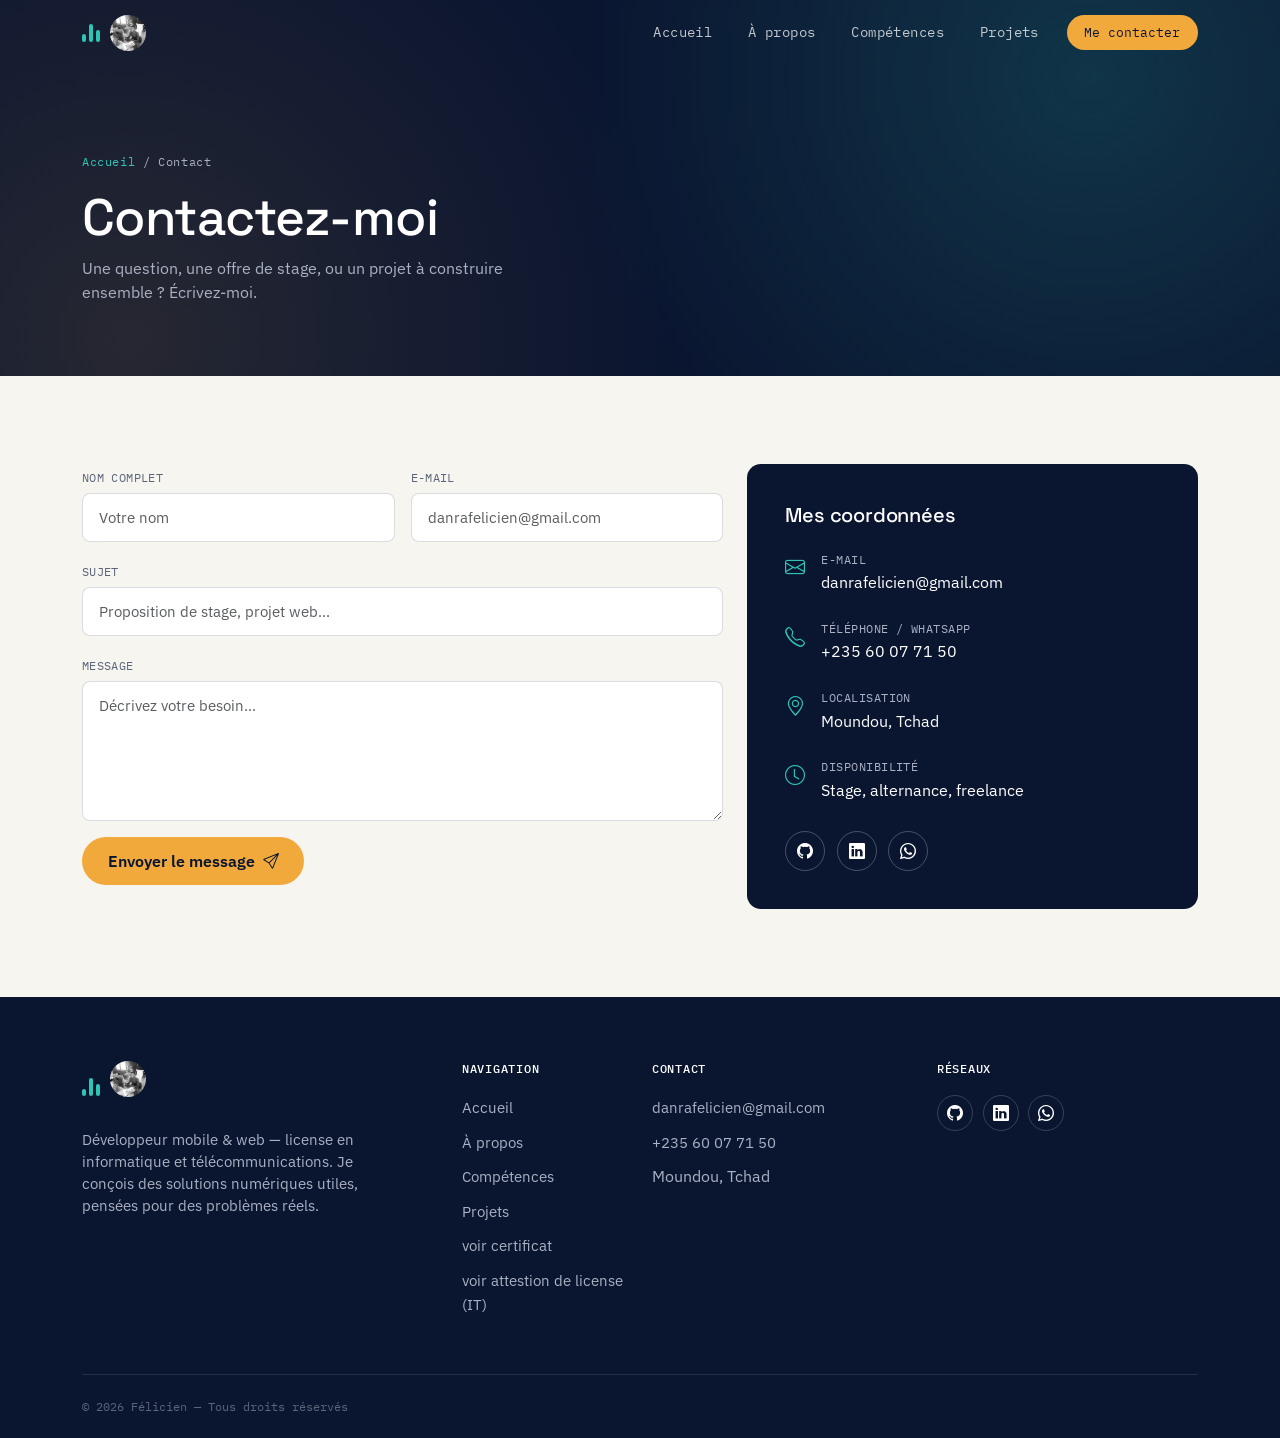
<file: contact.html>
<!DOCTYPE html>
<html lang="fr">
<head>
<meta charset="UTF-8">
<meta name="viewport" content="width=device-width, initial-scale=1.0">
<title>Contact — Félicien | Portfolio</title>
<meta name="description" content="Contactez Félicien, développeur mobile & web basé à Moundou, Tchad, pour un stage, une alternance ou une mission freelance.">

<link rel="preconnect" href="https://fonts.googleapis.com">
<link rel="preconnect" href="https://fonts.gstatic.com" crossorigin>
<link href="https://fonts.googleapis.com/css2?family=Space+Grotesk:wght@500;600;700&family=IBM+Plex+Sans:wght@400;500;600&family=IBM+Plex+Mono:wght@400;500&display=swap" rel="stylesheet">
<link rel="stylesheet" href="https://cdn.jsdelivr.net/npm/bootstrap-icons@1.11.3/font/bootstrap-icons.css">
<link rel="stylesheet" href="https://cdn.jsdelivr.net/npm/bootstrap@5.3.3/dist/css/bootstrap.min.css">
<link rel="stylesheet" href="css/style.css">
</head>
<body>
<a href="#main" class="skip-link">Aller au contenu</a>

<!-- ===== NAVBAR ===== -->
<nav class="navbar navbar-expand-lg site-nav">
  <div class="container">
   <a class="brand" href="index.html">
            <span class="bars" aria-hidden="true"><span></span><span></span><span></span></span>

  <span class="logo">

    <img src="assets/danra.jpeg" alt="Logo de Félicien" class="brand-logo">
  </span>
</a>
    <button class="navbar-toggler" type="button" data-bs-toggle="collapse" data-bs-target="#mainNav" aria-controls="mainNav" aria-expanded="false" aria-label="Ouvrir le menu">
      <i class="bi bi-list"></i>
    </button>
    <div class="collapse navbar-collapse justify-content-end" id="mainNav">
      <ul class="navbar-nav align-items-lg-center gap-1">
        <li class="nav-item"><a class="nav-link" href="index.html">Accueil</a></li>
        <li class="nav-item"><a class="nav-link" href="a-propos.html">À propos</a></li>
        <li class="nav-item"><a class="nav-link" href="competences.html">Compétences</a></li>
        <li class="nav-item"><a class="nav-link" href="projets.html">Projets</a></li>
        <li class="nav-item ms-lg-2 mt-2 mt-lg-0">
          <a class="btn btn-nav-cta" href="contact.html">Me contacter</a>
        </li>
      </ul>
    </div>
  </div>
</nav>

<main id="main">
  <!-- ===== HEADER DE PAGE ===== -->
  <header class="page-header">
    <div class="container">
      <p class="breadcrumb-mono mb-3"><a href="index.html">Accueil</a> / Contact</p>
      <h1>Contactez-moi</h1>
      <p>Une question, une offre de stage, ou un projet à construire ensemble ? Écrivez-moi.</p>
    </div>
  </header>

  <!-- ===== FORMULAIRE + INFOS ===== -->
  <section>
    <div class="container">
      <div class="row g-4">

        <div class="col-lg-7 reveal">
          <div class="alert-success-custom mb-4" id="formSuccess" role="alert">
            <i class="bi bi-check-circle-fill"></i>
            <span>Merci ! Votre message a bien été envoyé. Je vous répondrai rapidement.</span>
          </div>
          <div class="alert-success-custom mb-4" id="formError" role="alert" style="background:rgba(224,99,63,.12); border-color:#e0633f; color:#a8432a;">
            <i class="bi bi-exclamation-triangle-fill"></i>
            <span>Une erreur est survenue lors de l'envoi. Merci de réessayer, ou de m'écrire directement par e-mail.</span>
          </div>

          <form id="contactForm" action="https://formspree.io/f/xkolbryo" method="POST" novalidate>
            <input type="hidden" name="_subject" value="Nouveau message depuis le portfolio">
            <div class="row g-3">
              <div class="col-md-6">
                <div class="was-validated-field">
                  <label class="form-label-custom" for="name">NOM COMPLET</label>
                  <input type="text" class="form-control form-control-custom" id="name" name="name" data-required placeholder="Votre nom">
                  <div class="form-feedback">Merci d'indiquer votre nom.</div>
                </div>
              </div>
              <div class="col-md-6">
                <div class="was-validated-field">
                  <label class="form-label-custom" for="email">E-MAIL</label>
                  <input type="email" class="form-control form-control-custom" id="email" name="_replyto" data-required placeholder="danrafelicien@gmail.com">
                  <div class="form-feedback">Merci d'indiquer une adresse e-mail valide.</div>
                </div>
              </div>
              <div class="col-12">
                <div class="was-validated-field">
                  <label class="form-label-custom" for="subject">SUJET</label>
                  <input type="text" class="form-control form-control-custom" id="subject" name="subject" data-required placeholder="Proposition de stage, projet web...">
                  <div class="form-feedback">Merci d'indiquer un sujet.</div>
                </div>
              </div>
              <div class="col-12">
                <div class="was-validated-field">
                  <label class="form-label-custom" for="message">MESSAGE</label>
                  <textarea class="form-control form-control-custom" id="message" name="message" rows="5" data-required placeholder="Décrivez votre besoin..."></textarea>
                  <div class="form-feedback">Merci d'écrire un message.</div>
                </div>
              </div>
              <div class="col-12">
                <button type="submit" class="btn btn-primary-amber">Envoyer le message <i class="bi bi-send ms-1"></i></button>
              </div>
            </div>
          </form>
        </div>

        <div class="col-lg-5 reveal">
          <div class="contact-card">
            <h3 class="h5 mb-4 text-white">Mes coordonnées</h3>

            <div class="row-item">
              <i class="bi bi-envelope"></i>
              <div>
                <small>E-MAIL</small>
                <!-- TODO : remplace par ton vrai e-mail -->
                <a href="mailto:danrafelicien@gmail.com" class="text-white">danrafelicien@gmail.com</a>
              </div>
            </div>
            <div class="row-item">
              <i class="bi bi-telephone"></i>
              <div>
                <small>TÉLÉPHONE / WHATSAPP</small>
                <!-- TODO : remplace par ton vrai numéro -->
                <a href="tel:+23560077150" class="text-white">+235 60 07 71 50</a>
              </div>
            </div>
            <div class="row-item">
              <i class="bi bi-geo-alt"></i>
              <div>
                <small>LOCALISATION</small>
                <span class="text-white">Moundou, Tchad</span>
              </div>
            </div>
            <div class="row-item">
              <i class="bi bi-clock"></i>
              <div>
                <small>DISPONIBILITÉ</small>
                <span class="text-white">Stage, alternance, freelance</span>
              </div>
            </div>

            <div class="social-row">
              <!-- TODO : remplace les # par tes vrais profils -->
              <a href="https://github.com/felicien" aria-label="GitHub"><i class="bi bi-github"></i></a>
              <a href="https://www.linkedin.com/in/felicien-danra-0b2b6b1a9/" aria-label="LinkedIn"><i class="bi bi-linkedin"></i></a>
              <a href="https://wa.me/23560077150" aria-label="WhatsApp"><i class="bi bi-whatsapp"></i></a>
            </div>
          </div>
        </div>

      </div>
    </div>
  </section>
</main>

<!-- ===== FOOTER ===== -->
<footer class="site-footer">
  <div class="container">
    <div class="row g-4">
      <div class="col-lg-4">
        <div class="brand">
          <span class="bars" aria-hidden="true"><span></span><span></span><span></span></span>
          <a class="brand" href="index.html">

  <span class="logo">

    <img src="assets/danra.jpeg" alt="Logo de Félicien" class="brand-logo">
  </span>
</a>
        </div>
        <p>Développeur mobile &amp; web — license en informatique et télécommunications. Je conçois des solutions numériques utiles, pensées pour des problèmes réels.</p>
      </div>
      <div class="col-lg-2 col-6">
        <h5>Navigation</h5>
        <ul>
          <li><a href="index.html">Accueil</a></li>
          <li><a href="a-propos.html">À propos</a></li>
          <li><a href="competences.html">Compétences</a></li>
          <li><a href="projets.html">Projets</a></li>
            <li><a href="certificat.html">voir  certificat</a></li>
          <li><a href="attestation.html">voir attestion de license (IT)</a></li>
        </ul>
      </div>
      <div class="col-lg-3 col-6">
        <h5>Contact</h5>
        <ul>
          <li><a href="mailto:danrafelicien@gmail.com">danrafelicien@gmail.com</a></li>
          <li><a href="tel:+23560077150">+235 60 07 71 50</a></li>
          <li>Moundou, Tchad</li>
        </ul>
      </div>
      <div class="col-lg-3">
        <h5>Réseaux</h5>
        <div class="footer-social">
          <a href="https://github.com/FELLICIEN/" aria-label="GitHub"><i class="bi bi-github"></i></a>
          <a href="https://www.linkedin.com/in/f%C3%A9licien-danra-dakamla-63059936b/" aria-label="LinkedIn"><i class="bi bi-linkedin"></i></a>
          <a href="https://wa.me/23560077150" aria-label="WhatsApp"><i class="bi bi-whatsapp"></i></a>
        </div>
      </div>
    </div>
    <div class="footer-bottom">
      <span>© <span class="current-year"></span> Félicien — Tous droits réservés</span>
    </div>
  </div>
</footer>

<script src="https://cdn.jsdelivr.net/npm/bootstrap@5.3.3/dist/js/bootstrap.bundle.min.js"></script>
<script src="js/script.js"></script>
</body>
</html>
</file>
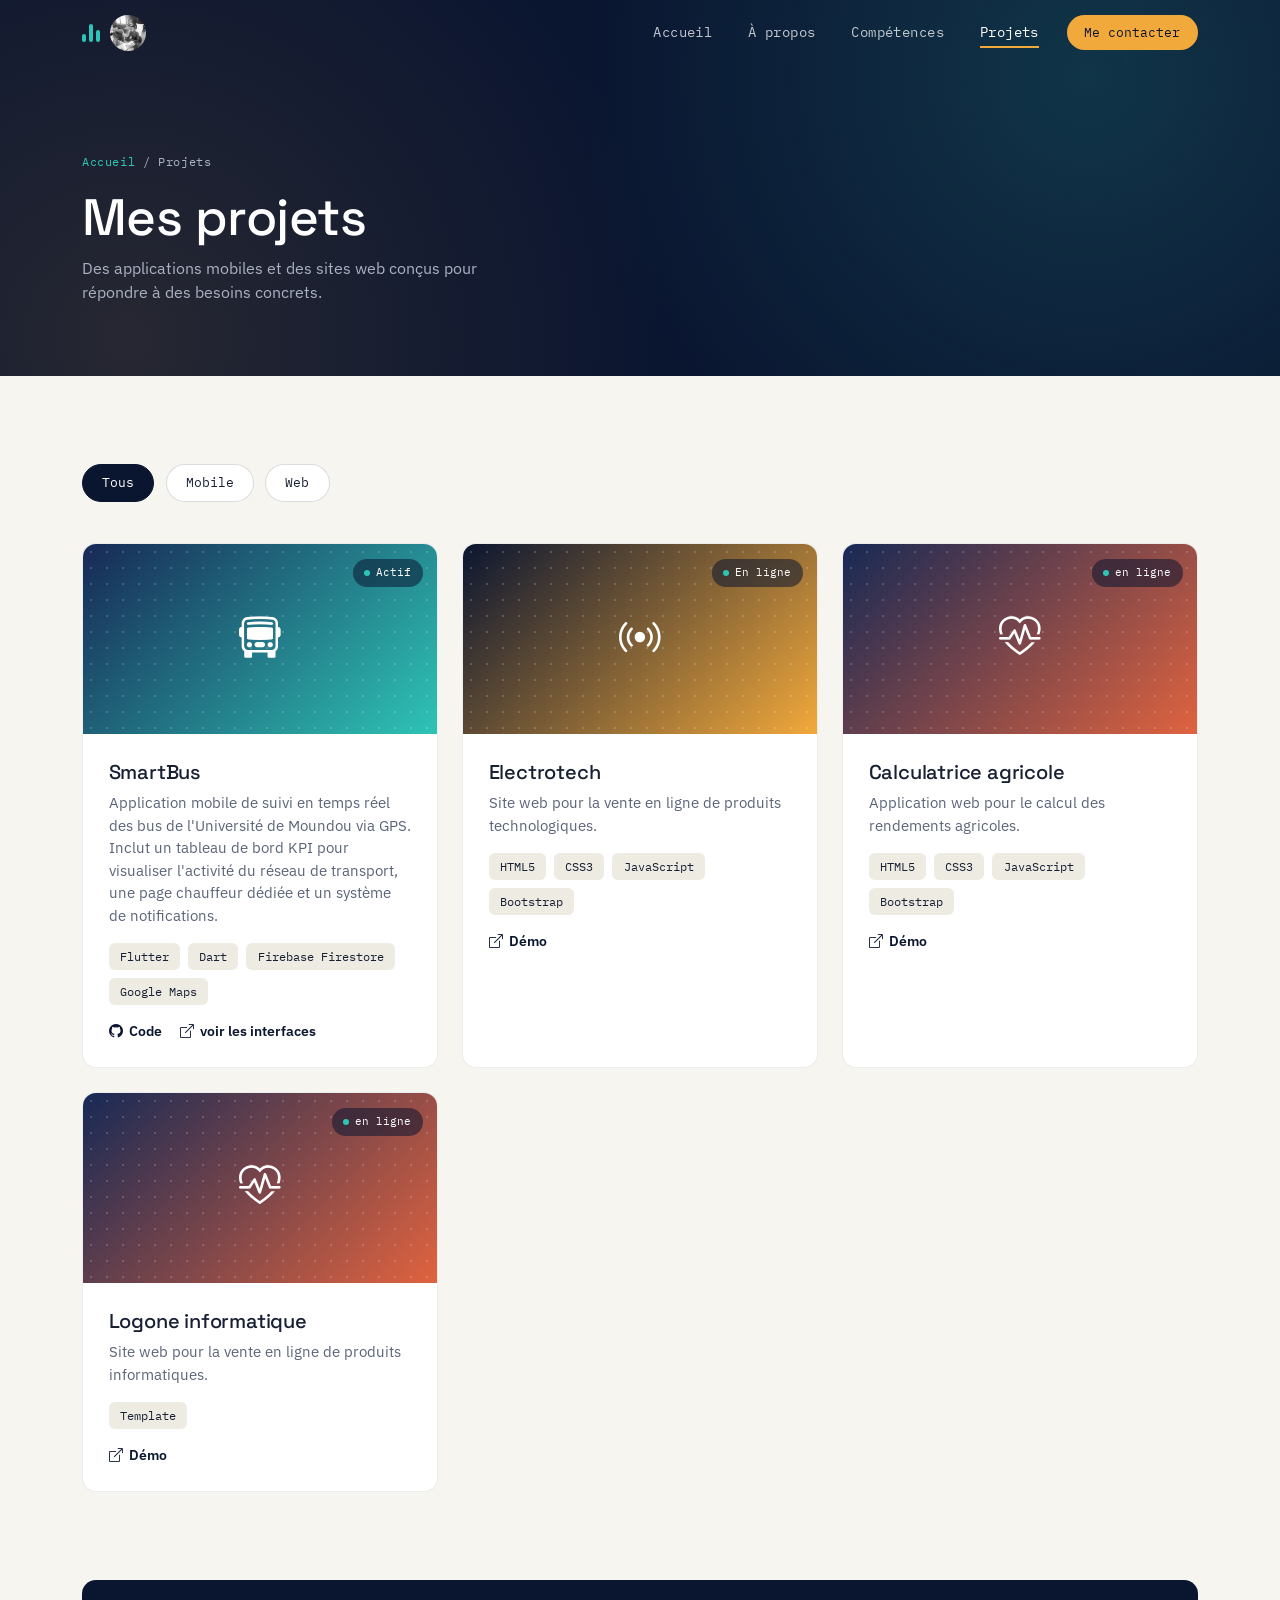
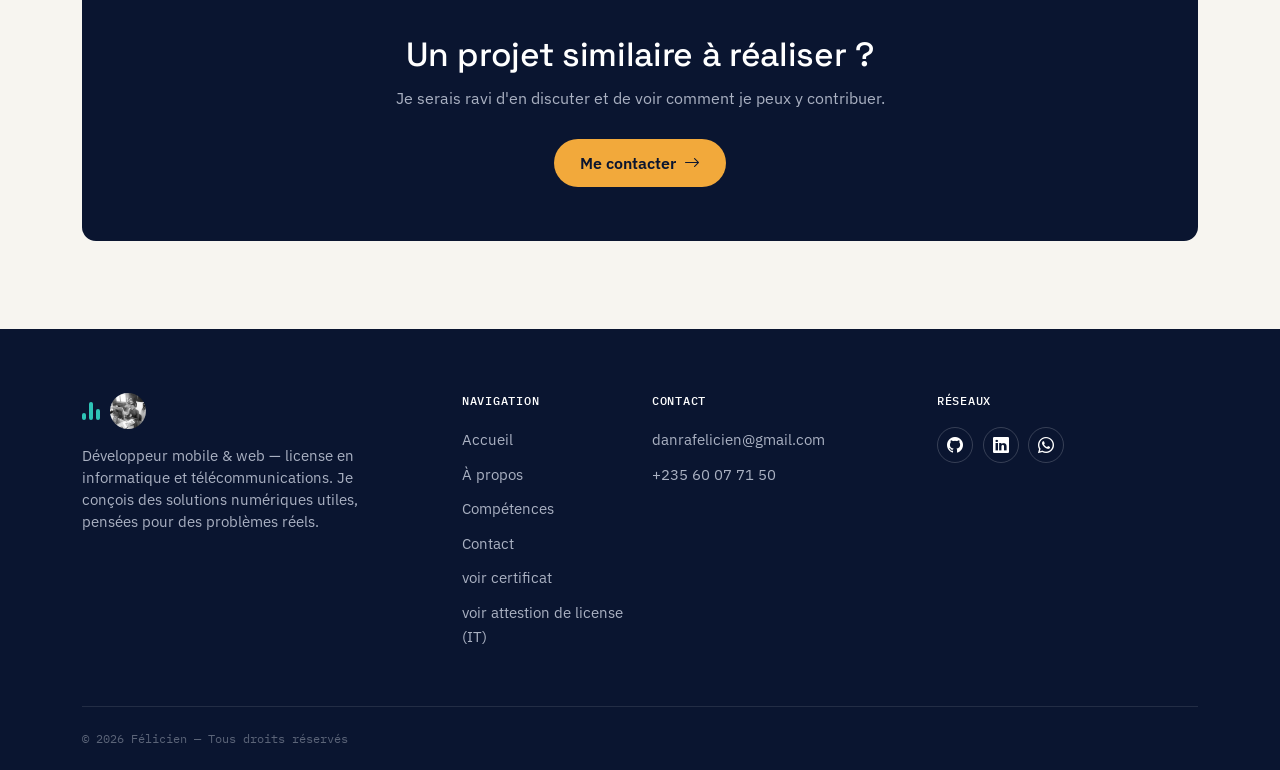
<file: projets.html>
<!DOCTYPE html>
<html lang="fr">
<head>
<meta charset="UTF-8">
<meta name="viewport" content="width=device-width, initial-scale=1.0">
<title>Projets — Félicien | Portfolio</title>
<meta name="description" content="Projets réalisés par Félicien : SmartBus UDM, Radio Terre Nouvelle, SantéMoundou — applications mobiles Flutter/Firebase et sites web HTML/CSS/JS/Bootstrap.">

<link rel="preconnect" href="https://fonts.googleapis.com">
<link rel="preconnect" href="https://fonts.gstatic.com" crossorigin>
<link href="https://fonts.googleapis.com/css2?family=Space+Grotesk:wght@500;600;700&family=IBM+Plex+Sans:wght@400;500;600&family=IBM+Plex+Mono:wght@400;500&display=swap" rel="stylesheet">
<link rel="stylesheet" href="https://cdn.jsdelivr.net/npm/bootstrap-icons@1.11.3/font/bootstrap-icons.css">
<link rel="stylesheet" href="https://cdn.jsdelivr.net/npm/bootstrap@5.3.3/dist/css/bootstrap.min.css">
<link rel="stylesheet" href="css/style.css">
</head>
<body>
<a href="#main" class="skip-link">Aller au contenu</a>

<!-- ===== NAVBAR ===== -->
<nav class="navbar navbar-expand-lg site-nav">
  <div class="container">
  <a class="brand" href="index.html">
            <span class="bars" aria-hidden="true"><span></span><span></span><span></span></span>

  <span class="logo">

    <img src="assets/danra.jpeg" alt="Logo de Félicien" class="brand-logo">
  </span>
</a>
    <button class="navbar-toggler" type="button" data-bs-toggle="collapse" data-bs-target="#mainNav" aria-controls="mainNav" aria-expanded="false" aria-label="Ouvrir le menu">
      <i class="bi bi-list"></i>
    </button>
    <div class="collapse navbar-collapse justify-content-end" id="mainNav">
      <ul class="navbar-nav align-items-lg-center gap-1">
        <li class="nav-item"><a class="nav-link" href="index.html">Accueil</a></li>
        <li class="nav-item"><a class="nav-link" href="a-propos.html">À propos</a></li>
        <li class="nav-item"><a class="nav-link" href="competences.html">Compétences</a></li>
        <li class="nav-item"><a class="nav-link" href="projets.html">Projets</a></li>
        <li class="nav-item ms-lg-2 mt-2 mt-lg-0">
          <a class="btn btn-nav-cta" href="contact.html">Me contacter</a>
        </li>
      </ul>
    </div>
  </div>
</nav>

<main id="main">
  <!-- ===== HEADER DE PAGE ===== -->
  <header class="page-header">
    <div class="container">
      <p class="breadcrumb-mono mb-3"><a href="index.html">Accueil</a> / Projets</p>
      <h1>Mes projets</h1>
      <p>Des applications mobiles et des sites web conçus pour répondre à des besoins concrets.</p>
    </div>
  </header>

  <!-- ===== FILTRES + GRILLE PROJETS ===== -->
  <section>
    <div class="container">

      <div class="project-filters reveal">
        <button class="filter-btn active" data-filter="all">Tous</button>
        <button class="filter-btn" data-filter="mobile">Mobile</button>
        <button class="filter-btn" data-filter="web">Web</button>
      </div>

      <div class="row g-4">

        <!-- Projet 1 : SmartBus UDM -->
        <div class="col-lg-4 project-col reveal">
          <div class="card-project h-100" data-category="mobile">
            <div class="project-thumb thumb-1">
              <i class="bi bi-bus-front"></i>
              <span class="status-pill"><span class="dot"></span>Actif</span>
            </div>
            <div class="body">
              <h3>SmartBus </h3>
              <p>Application mobile de suivi en temps réel des bus de l'Université de Moundou via GPS. Inclut un tableau de bord KPI pour visualiser l'activité du réseau de transport, une page chauffeur dédiée et un système de notifications.</p>
              <div class="tag-row">
                <span class="tag">Flutter</span>
                <span class="tag">Dart</span>
                <span class="tag">Firebase Firestore</span>
                <span class="tag">Google Maps</span>
              </div>
              <div class="project-links">
                <a href="https://github.com/FELLICIEN/smartBus-udm.git"><i class="bi bi-github"></i> Code</a>
                <a href="smart.html"><i class="bi bi-box-arrow-up-right"></i> voir les interfaces</a>
           </div>
            </div>
          </div>
        </div>

        <!-- Projet 2 : Radio Terre Nouvelle -->
        <div class="col-lg-4 project-col reveal">
          <div class="card-project h-100" data-category="web">
            <div class="project-thumb thumb-2">
              <i class="bi bi-broadcast"></i>
              <span class="status-pill"><span class="dot"></span>En ligne</span>
            </div>
            <div class="body">
                <h3>Electrotech</h3>
                <p>Site web pour la vente en ligne de produits technologiques.</p>
              <div class="tag-row">
                <span class="tag">HTML5</span>
                <span class="tag">CSS3</span>
                <span class="tag">JavaScript</span>
                <span class="tag">Bootstrap</span>
              </div>
              <div class="project-links">
<!--                  <a href="https://github.com/FELLICIEN/electrotech.git"><i class="bi bi-github"></i> Code</a>
-->
<a href="https://fellicien.github.io/electrotech/" target="_blank"><i class="bi bi-box-arrow-up-right"></i> Démo</a>
              </div>
            </div>
          </div>
        </div>
        

        <!-- Projet 3 : SantéMoundou -->
        <div class="col-lg-4 project-col reveal">
          <div class="card-project h-100" data-category="web">
            <div class="project-thumb thumb-3">
              <i class="bi bi-heart-pulse"></i>
              <span class="status-pill"><span class="dot"></span>en ligne</span>
            </div>
            <div class="body">
              <h3>Calculatrice agricole</h3>
              <p>Application web pour le calcul des rendements agricoles.</p>
              <div class="tag-row">
                <span class="tag">HTML5</span>
                <span class="tag">CSS3</span>
                <span class="tag">JavaScript</span>
                <span class="tag">Bootstrap</span>
              </div>
              <div class="project-links">
                <!--                <a href="https://github.com/FELLICIEN/calculateur.git"><i class="bi bi-github"></i> Code</a>
-->
                <a href="https://fellicien.github.io/calculateur/" target="_blank"><i class="bi bi-box-arrow-up-right"></i> Démo</a>
              </div>
            </div>
          </div>
        </div>

         <!-- Projet 3 : SantéMoundou -->
        <div class="col-lg-4 project-col reveal">
          <div class="card-project h-100" data-category="web">
            <div class="project-thumb thumb-3">
              <i class="bi bi-heart-pulse"></i>
              <span class="status-pill"><span class="dot"></span>en ligne</span>
            </div>
            <div class="body">
              <h3>Logone informatique </h3>
              <p>Site web pour la vente en ligne de produits informatiques.</p>
              <div class="tag-row">
                <span class="tag">Template</span>
                
              </div>
              <div class="project-links">
                <!--                 <a href="https://github.com/FELLICIEN/template.git"><i class="bi bi-github"></i> Code</a>
-->
                <a href="https://fellicien.github.io/template/" target="_blank"><i class="bi bi-box-arrow-up-right"></i> Démo</a>
              </div>
            </div>
          </div>
        </div>

      </div>

      <!-- Bloc pour ajouter facilement un futur projet -->
      <!--
      <div class="col-lg-4 project-col reveal">
        <div class="card-project h-100" data-category="web">
          ... copier la structure d'une carte ci-dessus ...
        </div>
      </div>
      -->

    </div>
  </section>

  <!-- ===== CTA FINAL ===== -->
  <section class="pt-0">
    <div class="container">
      <div class="cta-band reveal">
        <h2>Un projet similaire à réaliser ?</h2>
        <p>Je serais ravi d'en discuter et de voir comment je peux y contribuer.</p>
        <a href="contact.html" class="btn btn-primary-amber">Me contacter <i class="bi bi-arrow-right ms-1"></i></a>
      </div>
    </div>
  </section>
</main>

<!-- ===== FOOTER ===== -->
<footer class="site-footer">
  <div class="container">
    <div class="row g-4">
      <div class="col-lg-4">
        <div class="brand">
          <span class="bars" aria-hidden="true"><span></span><span></span><span></span></span>
          
  <span class="logo">

    <img src="assets/danra.jpeg" alt="Logo de Félicien" class="brand-logo">
  </span>
        </div>
        <p>Développeur mobile &amp; web — license en informatique et télécommunications. Je conçois des solutions numériques utiles, pensées pour des problèmes réels.</p>
      </div>
      <div class="col-lg-2 col-6">
        <h5>Navigation</h5>
        <ul>
          <li><a href="index.html">Accueil</a></li>
          <li><a href="a-propos.html">À propos</a></li>
          <li><a href="competences.html">Compétences</a></li>
          <li><a href="contact.html">Contact</a></li>
            <li><a href="certificat.html">voir  certificat</a></li>
          <li><a href="attestation.html">voir attestion de license (IT)</a></li>
        </ul>
      </div>
      <div class="col-lg-3 col-6">
        <h5>Contact</h5>
        <ul>
          <li><a href="mailto:danrafelicien@gmail.com">danrafelicien@gmail.com</a></li>
          <li><a href="tel:+23560077150">+235 60 07 71 50</a></li>
        </ul>
      </div>
      <div class="col-lg-3">
        <h5>Réseaux</h5>
        <div class="footer-social">
          <a href="https://github.com/FELLICIEN/" aria-label="GitHub"><i class="bi bi-github"></i></a>
          <a href="https://www.linkedin.com/in/f%C3%A9licien-danra-dakamla-63059936b/" aria-label="LinkedIn"><i class="bi bi-linkedin"></i></a>
          <a href="https://wa.me/23560077150" aria-label="WhatsApp"><i class="bi bi-whatsapp"></i></a>
        </div>
      </div>
    </div>
    <div class="footer-bottom">
      <span>© <span class="current-year"></span> Félicien — Tous droits réservés</span>
    </div>
  </div>
</footer>

<script src="https://cdn.jsdelivr.net/npm/bootstrap@5.3.3/dist/js/bootstrap.bundle.min.js"></script>
<script src="js/script.js"></script>
</body>
</html>
</file>
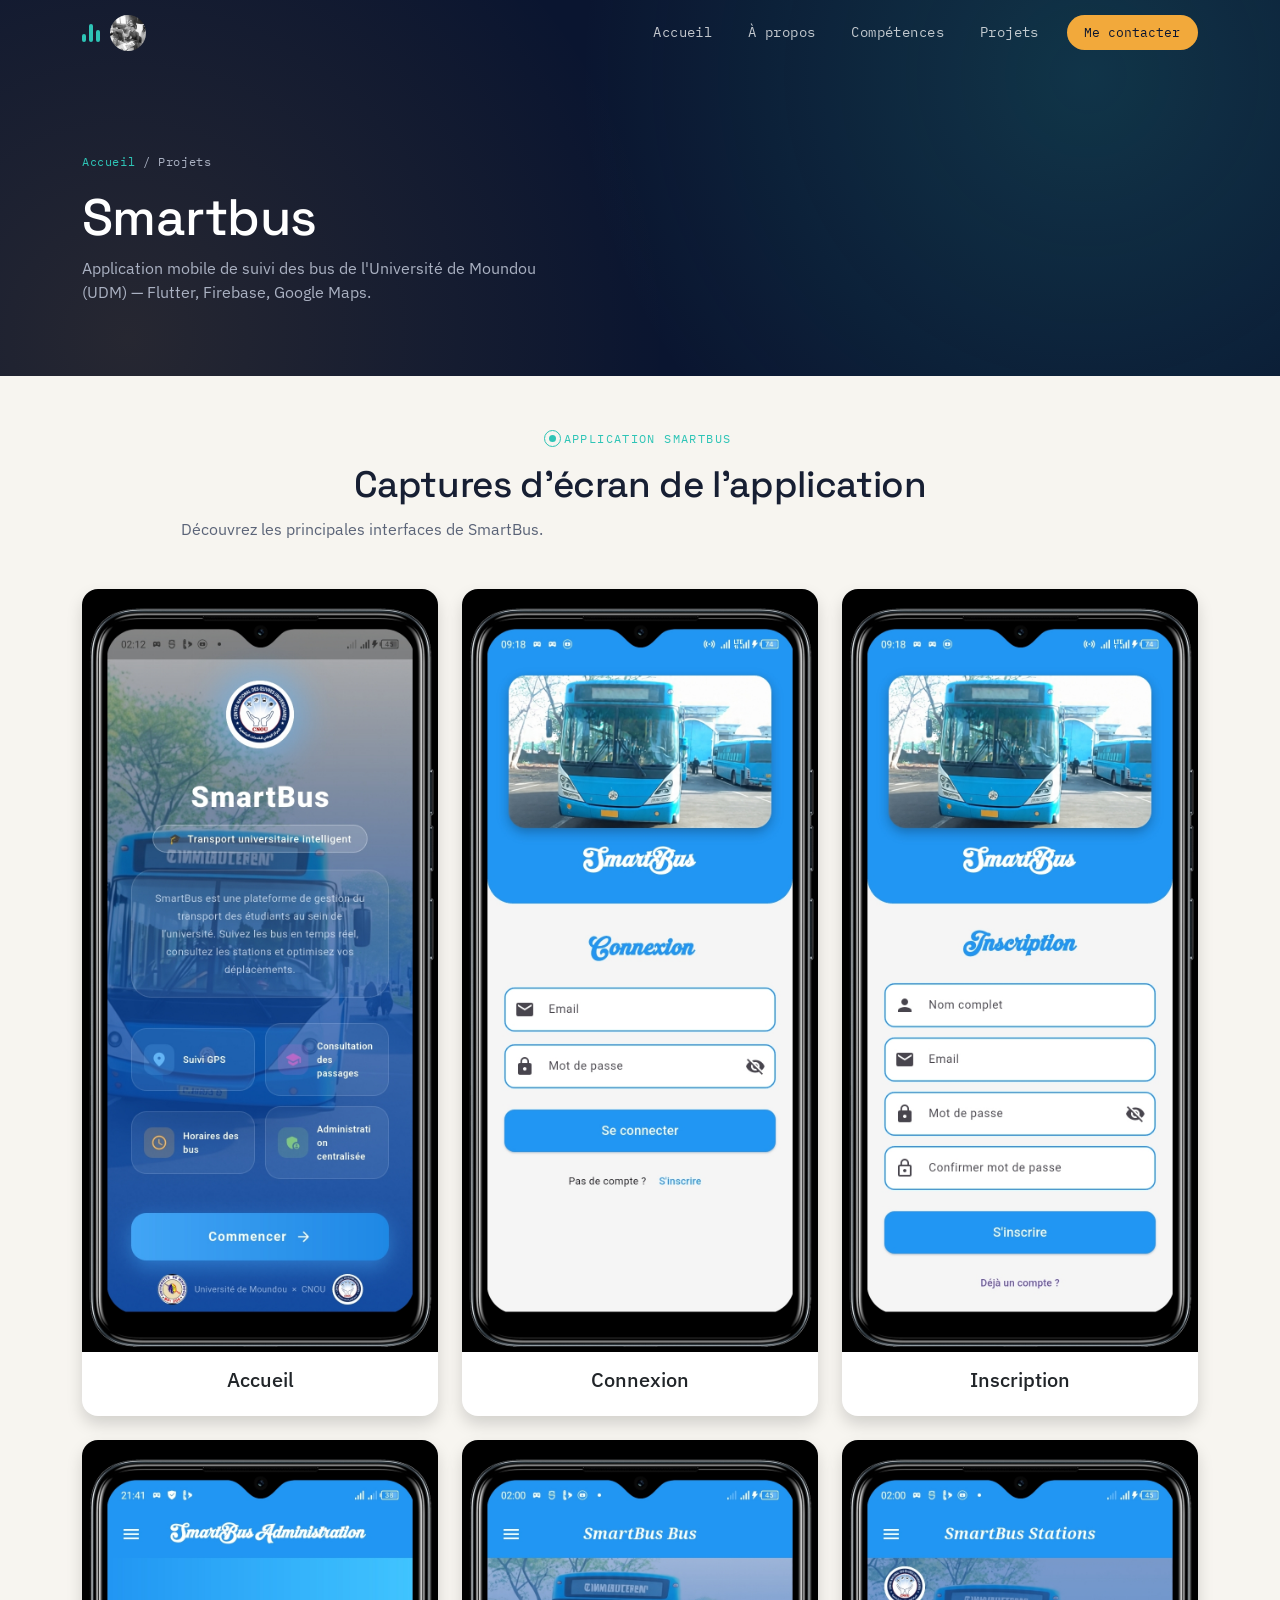
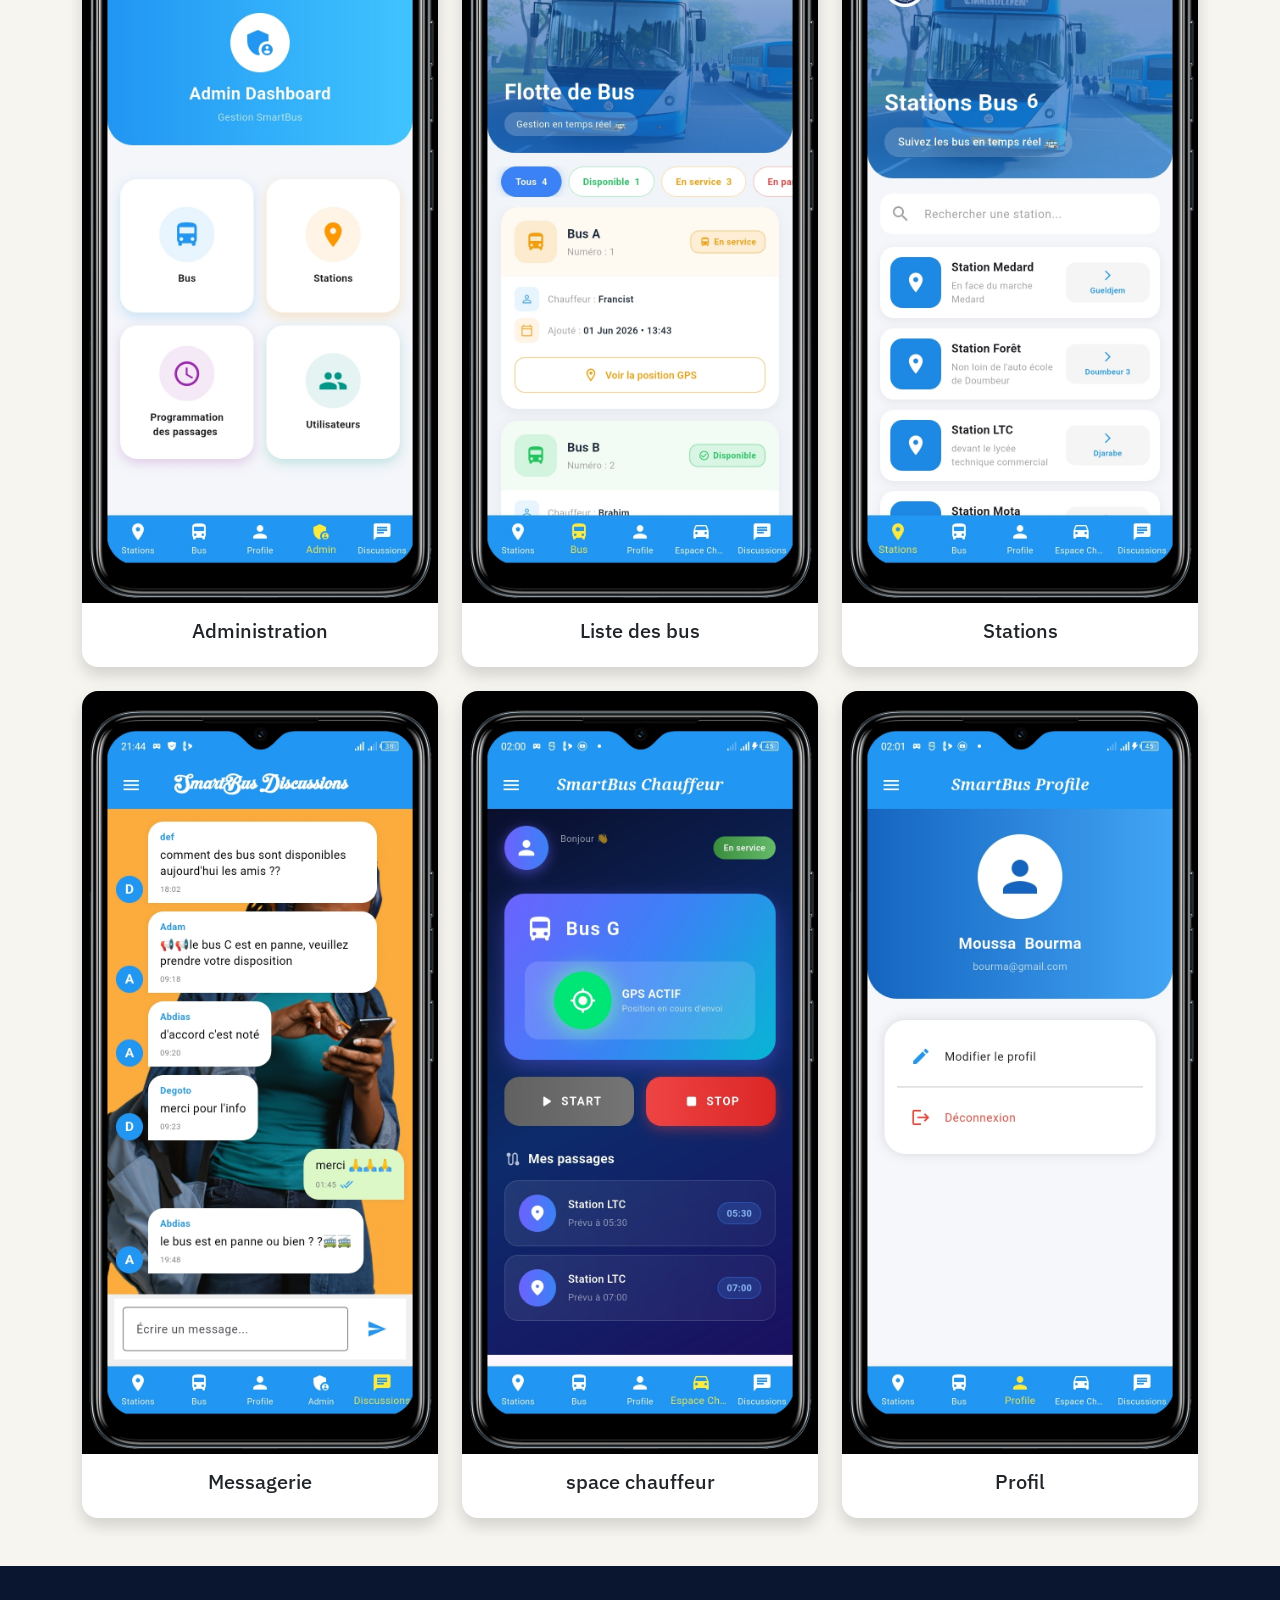
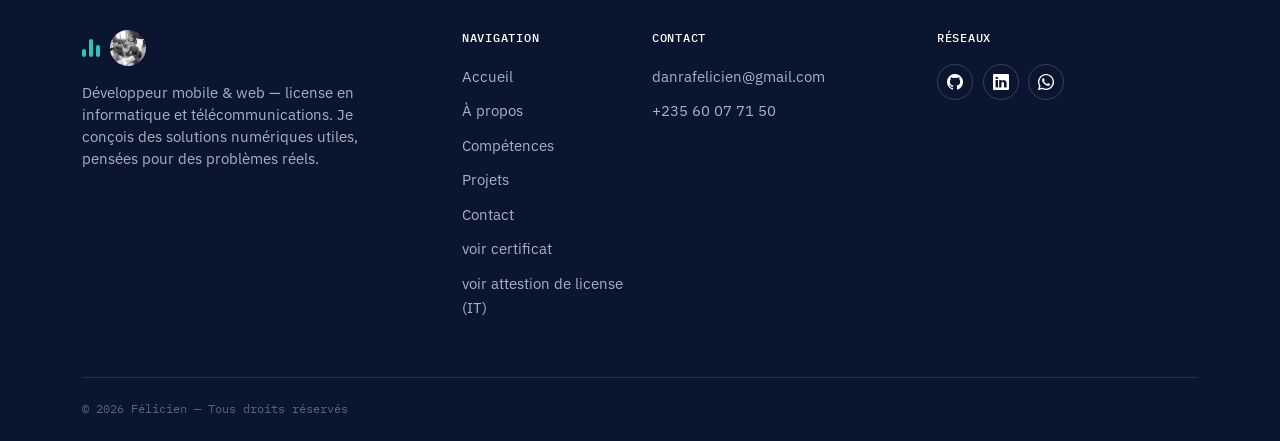
<file: smart.html>
<!DOCTYPE html>
<html lang="fr">
<head>
<meta charset="UTF-8">
<meta name="viewport" content="width=device-width, initial-scale=1.0">
<title>Projets — Félicien | Portfolio</title>
<meta name="description" content="Projets réalisés par Félicien : SmartBus UDM, Radio Terre Nouvelle, SantéMoundou — applications mobiles Flutter/Firebase et sites web HTML/CSS/JS/Bootstrap.">

<link rel="preconnect" href="https://fonts.googleapis.com">
<link rel="preconnect" href="https://fonts.gstatic.com" crossorigin>
<link href="https://fonts.googleapis.com/css2?family=Space+Grotesk:wght@500;600;700&family=IBM+Plex+Sans:wght@400;500;600&family=IBM+Plex+Mono:wght@400;500&display=swap" rel="stylesheet">
<link rel="stylesheet" href="https://cdn.jsdelivr.net/npm/bootstrap-icons@1.11.3/font/bootstrap-icons.css">
<link rel="stylesheet" href="https://cdn.jsdelivr.net/npm/bootstrap@5.3.3/dist/css/bootstrap.min.css">
<link rel="stylesheet" href="css/style.css">
</head>
<body>
<a href="#main" class="skip-link">Aller au contenu</a>

<!-- ===== NAVBAR ===== -->
<nav class="navbar navbar-expand-lg site-nav">
  <div class="container">
   <a class="brand" href="index.html">
            <span class="bars" aria-hidden="true"><span></span><span></span><span></span></span>

  <span class="logo">

    <img src="assets/danra.jpeg" alt="Logo de Félicien" class="brand-logo">
  </span>
</a>
    <button class="navbar-toggler" type="button" data-bs-toggle="collapse" data-bs-target="#mainNav" aria-controls="mainNav" aria-expanded="false" aria-label="Ouvrir le menu">
      <i class="bi bi-list"></i>
    </button>
    <div class="collapse navbar-collapse justify-content-end" id="mainNav">
      <ul class="navbar-nav align-items-lg-center gap-1">
        <li class="nav-item"><a class="nav-link" href="index.html">Accueil</a></li>
        <li class="nav-item"><a class="nav-link" href="a-propos.html">À propos</a></li>
        <li class="nav-item"><a class="nav-link" href="competences.html">Compétences</a></li>
        <li class="nav-item"><a class="nav-link" href="projets.html">Projets</a></li>
        <li class="nav-item ms-lg-2 mt-2 mt-lg-0">
          <a class="btn btn-nav-cta" href="contact.html">Me contacter</a>
        </li>
      </ul>
    </div>
  </div>
</nav>

<main id="main">
  <!-- ===== HEADER DE PAGE ===== -->
  <header class="page-header">
    <div class="container">
      <p class="breadcrumb-mono mb-3"><a href="index.html">Accueil</a> / Projets</p>
      <h1>Smartbus</h1>
      <p>Application mobile de suivi des bus de l'Université de Moundou (UDM) — Flutter, Firebase, Google Maps.</p>
  </header>



  
<!-- ===== GALERIE SMARTBUS ===== -->
<section class="py-5">
  <div class="container">

    <div class="text-center mb-5">
      <span class="eyebrow justify-content-center">
        <span class="dot"></span>Application SmartBus
      </span>
      <h2 class="section-title">Captures d'écran de l'application</h2>
      <p class="section-sub">
        Découvrez les principales interfaces de SmartBus. 
      </p>
    </div>

    <div class="row g-4">

      <!-- Accueil -->
      <div class="col-md-6 col-lg-4 reveal">
        <div class="card h-100 border-0 shadow rounded-4 overflow-hidden">
          <img src="assets/smartbus/accueil.jpg" class="img-fluid" alt="Accueil SmartBus">
          <div class="card-body text-center">
            <h5>Accueil</h5>
          </div>
        </div>
      </div>

      <!-- Connexion -->
      <div class="col-md-6 col-lg-4 reveal">
        <div class="card h-100 border-0 shadow rounded-4 overflow-hidden">
          <img src="assets/smartbus/con.jpg" class="img-fluid" alt="Connexion">
          <div class="card-body text-center">
            <h5>Connexion</h5>
          </div>
        </div>
      </div>

      <!-- Inscription -->
      <div class="col-md-6 col-lg-4 reveal">
        <div class="card h-100 border-0 shadow rounded-4 overflow-hidden">
          <img src="assets/smartbus/inscr.jpg" class="img-fluid" alt="Inscription">
          <div class="card-body text-center">
            <h5>Inscription</h5>
          </div>
        </div>
      </div>

      <!-- Carte -->
      <div class="col-md-6 col-lg-4 reveal">
        <div class="card h-100 border-0 shadow rounded-4 overflow-hidden">
          <img src="assets/smartbus/admin.jpg" class="img-fluid" alt="Carte">
          <div class="card-body text-center">
            <h5>Administration</h5>
          </div>
        </div>
      </div>

      <!-- Bus -->
      <div class="col-md-6 col-lg-4 reveal">
        <div class="card h-100 border-0 shadow rounded-4 overflow-hidden">
          <img src="assets/smartbus/bus.jpg" class="img-fluid" alt="Bus">
          <div class="card-body text-center">
            <h5>Liste des bus</h5>
          </div>
        </div>
      </div>

      <!-- Stations -->
      <div class="col-md-6 col-lg-4 reveal">
        <div class="card h-100 border-0 shadow rounded-4 overflow-hidden">
          <img src="assets/smartbus/station.jpg" class="img-fluid" alt="Stations">
          <div class="card-body text-center">
            <h5>Stations</h5>
          </div>
        </div>
      </div>
      <!-- Discussion -->
      <div class="col-md-6 col-lg-4 reveal">
        <div class="card h-100 border-0 shadow rounded-4 overflow-hidden">
          <img src="assets/smartbus/message.jpg" class="img-fluid" alt="Discussion">
          <div class="card-body text-center">
            <h5>Messagerie</h5>
          </div>
        </div>
      </div>

      <!-- Notifications -->
      <div class="col-md-6 col-lg-4 reveal">
        <div class="card h-100 border-0 shadow rounded-4 overflow-hidden">
          <img src="assets/smartbus/chauffeur.jpg" class="img-fluid" alt="Notifications">
          <div class="card-body text-center">
            <h5>space chauffeur</h5>
          </div>
        </div>
      </div>

      <!-- Profil -->
      <div class="col-md-6 col-lg-4 reveal">
        <div class="card h-100 border-0 shadow rounded-4 overflow-hidden">
          <img src="assets/smartbus/profile.jpg" class="img-fluid" alt="Profil">
          <div class="card-body text-center">
            <h5>Profil</h5>
          </div>
        </div>
      </div>

    </div>

  </div>
</section>
<!-- ===== FOOTER ===== -->
<footer class="site-footer">
  <div class="container">
    <div class="row g-4">
      <div class="col-lg-4">
        <div class="brand">
          <span class="bars" aria-hidden="true"><span></span><span></span><span></span></span>

  <span class="logo">

    <img src="assets/danra.jpeg" alt="Logo de Félicien" class="brand-logo">
  </span>        </div>
        <p>Développeur mobile &amp; web — license en informatique et télécommunications. Je conçois des solutions numériques utiles, pensées pour des problèmes réels.</p>
      </div>
      <div class="col-lg-2 col-6">
        <h5>Navigation</h5>
        <ul>
          <li><a href="index.html">Accueil</a></li>
          <li><a href="a-propos.html">À propos</a></li>
          <li><a href="competences.html">Compétences</a></li>
          <li><a href="projets.html">Projets</a></li>
          <li><a href="contact.html">Contact</a></li>
            <li><a href="certificat.html">voir  certificat</a></li>
          <li><a href="attestation.html">voir attestion de license (IT)</a></li>
        </ul>
      </div>
      <div class="col-lg-3 col-6">
        <h5>Contact</h5>
        <ul>
          <li><a href="mailto:danrafelicien@gmail.com">danrafelicien@gmail.com</a></li>
          <li><a href="tel:+23560077150">+235 60 07 71 50</a></li>
        </ul>
      </div>
      <div class="col-lg-3">
        <h5>Réseaux</h5>
        <div class="footer-social">
          <a href="https://github.com/FELLICIEN/" aria-label="GitHub"><i class="bi bi-github"></i></a>
          <a href="https://www.linkedin.com/in/f%C3%A9licien-danra-dakamla-63059936b/" aria-label="LinkedIn"><i class="bi bi-linkedin"></i></a>
          <a href="https://wa.me/23560077150" aria-label="WhatsApp"><i class="bi bi-whatsapp"></i></a>
        </div>
      </div>
    </div>
    <div class="footer-bottom">
      <span>© <span class="current-year"></span> Félicien — Tous droits réservés</span>
    </div>
  </div>
</footer>

<script src="https://cdn.jsdelivr.net/npm/bootstrap@5.3.3/dist/js/bootstrap.bundle.min.js"></script>
<script src="js/script.js"></script>
</body>
</html>
</file>
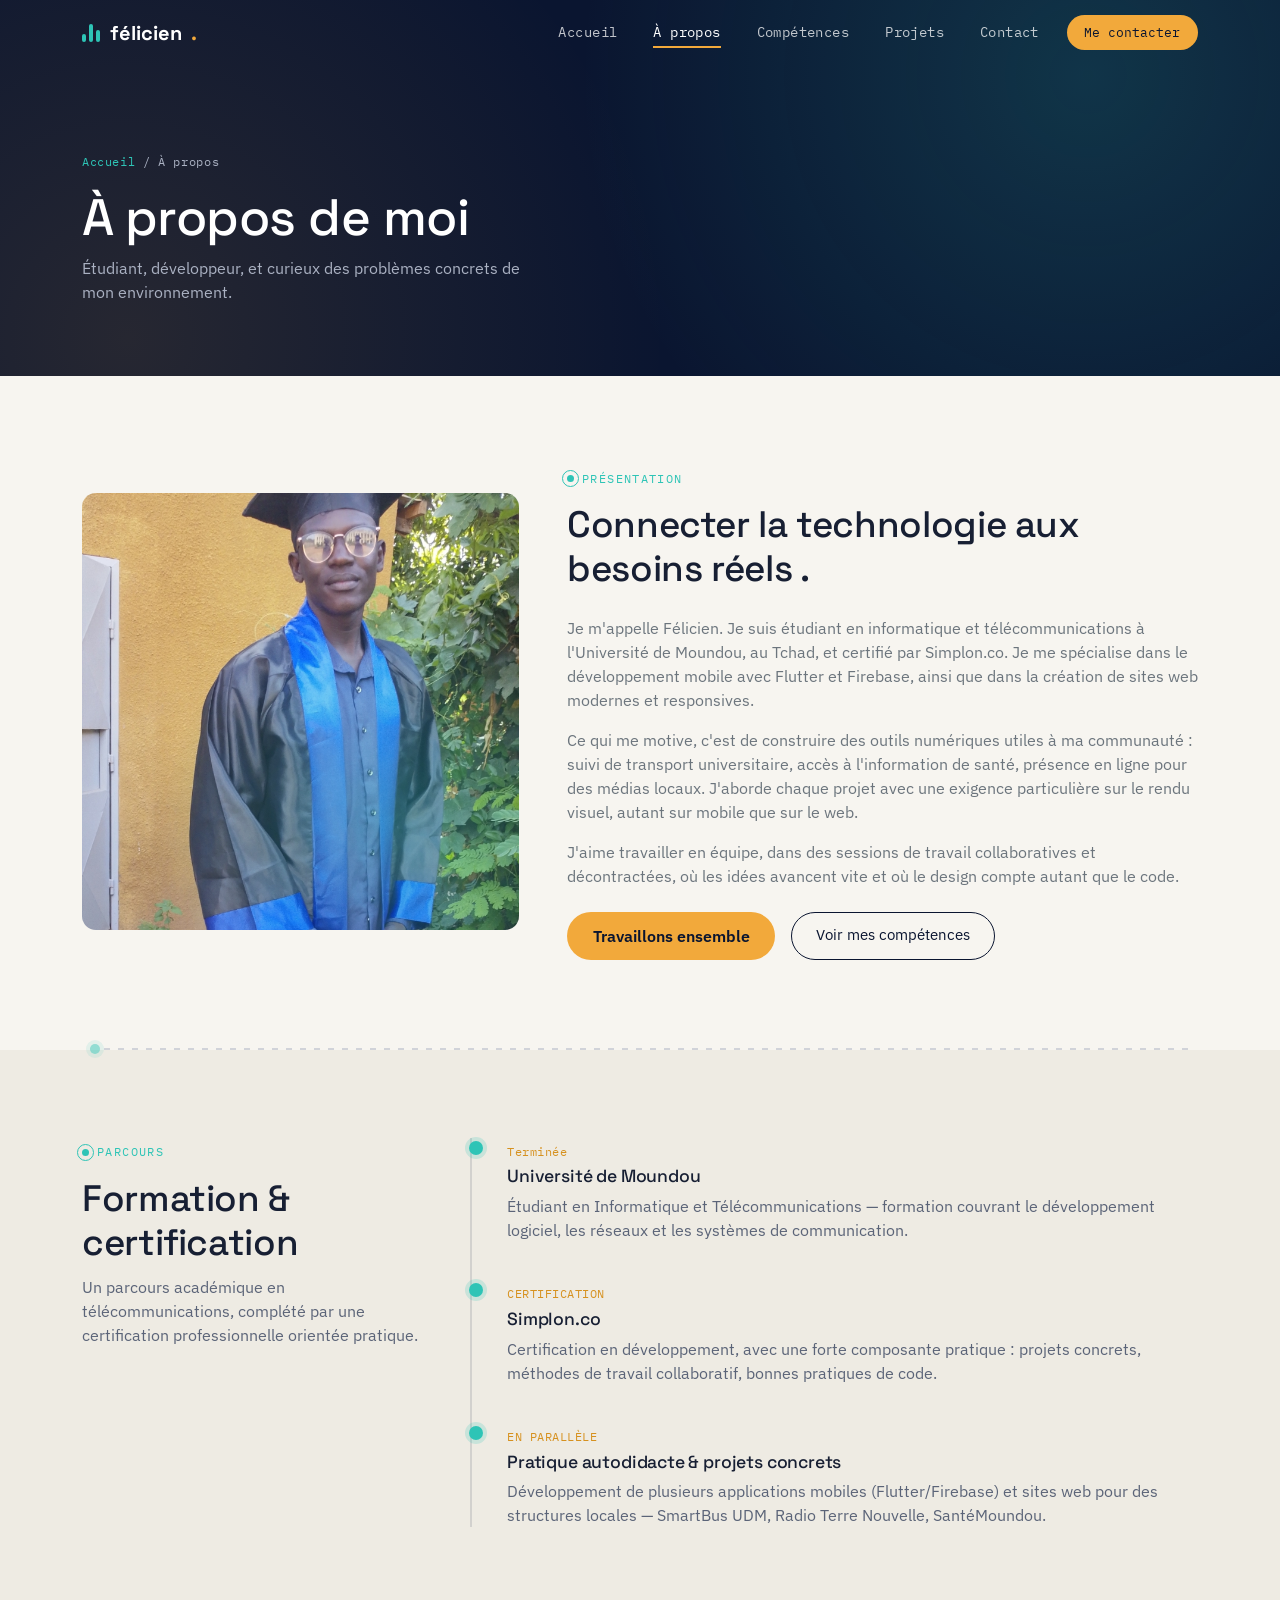
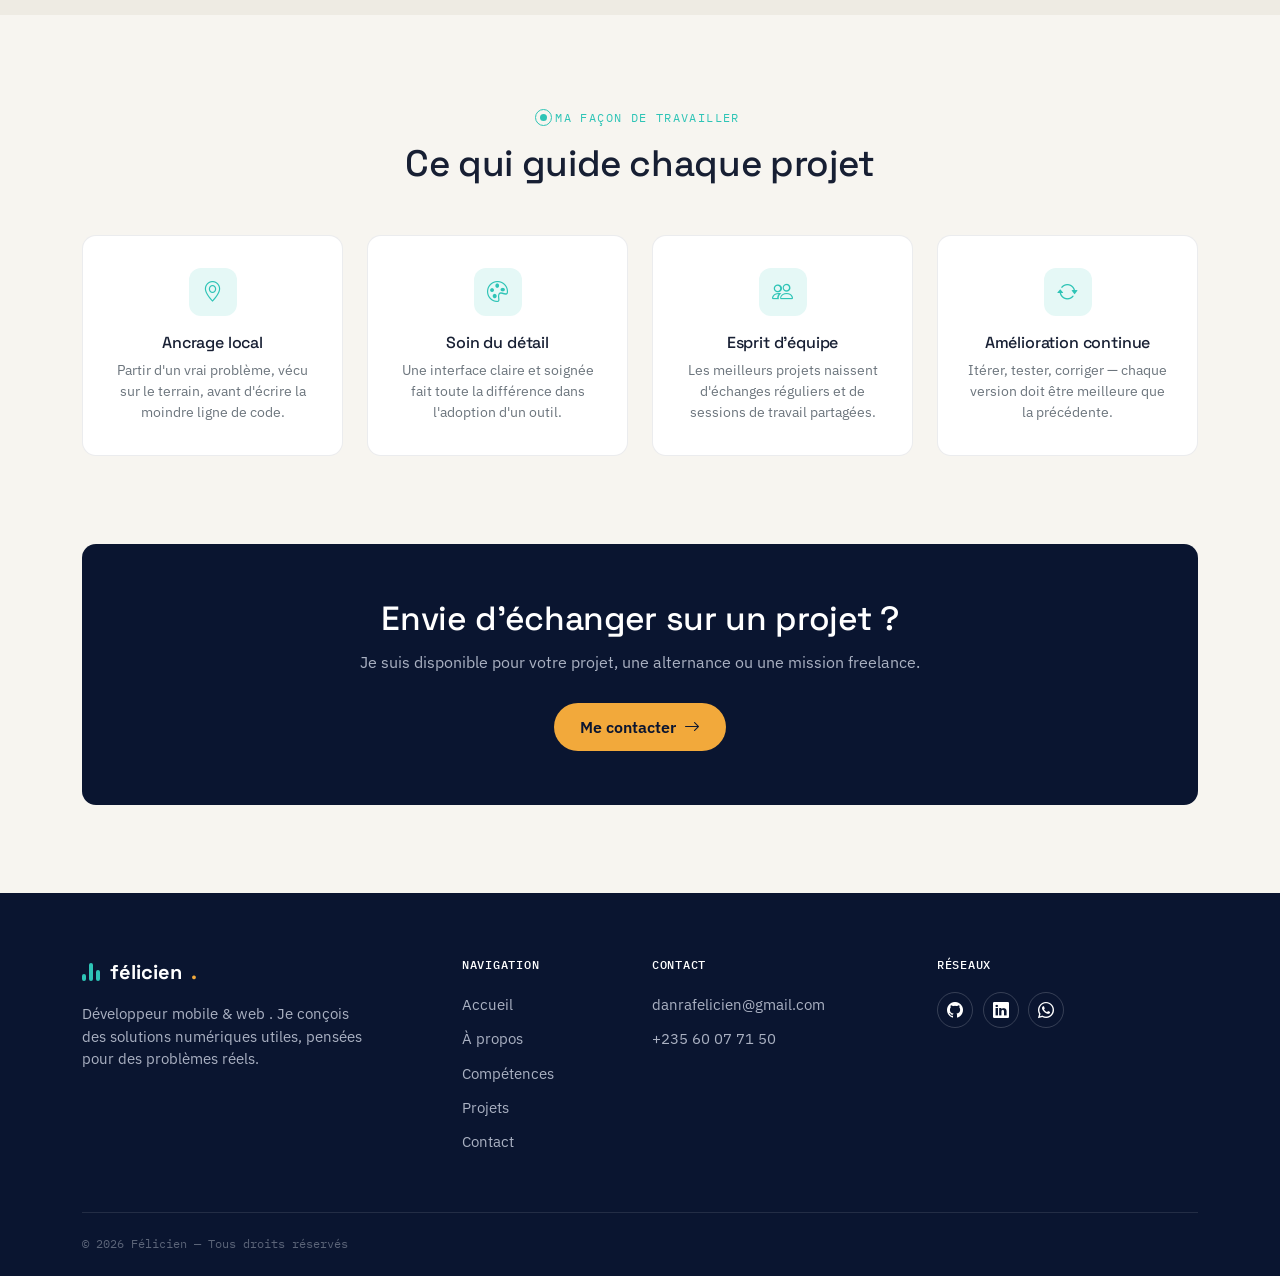
<file: portfolio-felicien/a-propos.html>
<!DOCTYPE html>
<html lang="fr">
<head>
<meta charset="UTF-8">
<meta name="viewport" content="width=device-width, initial-scale=1.0">
<title>À propos — Félicien | Portfolio</title>
<meta name="description" content="Parcours, formation et approche de Félicien, développeur mobile & web, étudiant en informatique et télécommunications à l'Université de Moundou, certifié Simplon.co.">

<link rel="preconnect" href="https://fonts.googleapis.com">
<link rel="preconnect" href="https://fonts.gstatic.com" crossorigin>
<link href="https://fonts.googleapis.com/css2?family=Space+Grotesk:wght@500;600;700&family=IBM+Plex+Sans:wght@400;500;600&family=IBM+Plex+Mono:wght@400;500&display=swap" rel="stylesheet">
<link rel="stylesheet" href="https://cdn.jsdelivr.net/npm/bootstrap-icons@1.11.3/font/bootstrap-icons.css">
<link rel="stylesheet" href="https://cdn.jsdelivr.net/npm/bootstrap@5.3.3/dist/css/bootstrap.min.css">
<link rel="stylesheet" href="css/style.css">
</head>
<body>
<a href="#main" class="skip-link">Aller au contenu</a>

<!-- ===== NAVBAR ===== -->
<nav class="navbar navbar-expand-lg site-nav">
  <div class="container">
    <a class="brand" href="index.html">
      <span class="bars" aria-hidden="true"><span></span><span></span><span></span></span>
      félicien<span class="dot-period">.</span>
    </a>
    <button class="navbar-toggler" type="button" data-bs-toggle="collapse" data-bs-target="#mainNav" aria-controls="mainNav" aria-expanded="false" aria-label="Ouvrir le menu">
      <i class="bi bi-list"></i>
    </button>
    <div class="collapse navbar-collapse justify-content-end" id="mainNav">
      <ul class="navbar-nav align-items-lg-center gap-1">
        <li class="nav-item"><a class="nav-link" href="index.html">Accueil</a></li>
        <li class="nav-item"><a class="nav-link" href="a-propos.html">À propos</a></li>
        <li class="nav-item"><a class="nav-link" href="competences.html">Compétences</a></li>
        <li class="nav-item"><a class="nav-link" href="projets.html">Projets</a></li>
        <li class="nav-item"><a class="nav-link" href="contact.html">Contact</a></li>
        <li class="nav-item ms-lg-2 mt-2 mt-lg-0">
          <a class="btn btn-nav-cta" href="contact.html">Me contacter</a>
        </li>
      </ul>
    </div>
  </div>
</nav>

<main id="main">
  <!-- ===== HEADER DE PAGE ===== -->
  <header class="page-header">
    <div class="container">
      <p class="breadcrumb-mono mb-3"><a href="index.html">Accueil</a> / À propos</p>
      <h1>À propos de moi</h1>
      <p>Étudiant, développeur, et curieux des problèmes concrets de mon environnement.</p>
    </div>
  </header>

  <!-- ===== BIO ===== -->
  <section>
    <div class="container">
      <div class="row g-5 align-items-center">
        <div class="col-lg-5 reveal">
          <div class="about-photo">
           
                 <img src="assets/photo.jpg" alt="Félicien" class="w-100 h-100" style="object-fit:cover;"> 
          </div>
        </div>
        <div class="col-lg-7 reveal">
          <span class="eyebrow"><span class="dot"></span>Présentation</span>
          <h2 class="section-title mb-4">Connecter la technologie aux besoins réels .</h2>
          <p class="text-secondary mb-3">Je m'appelle Félicien. Je suis étudiant en informatique et télécommunications à l'Université de Moundou, au Tchad, et certifié par Simplon.co. Je me spécialise dans le développement mobile avec Flutter et Firebase, ainsi que dans la création de sites web modernes et responsives.</p>
          <p class="text-secondary mb-3">Ce qui me motive, c'est de construire des outils numériques utiles à ma communauté : suivi de transport universitaire, accès à l'information de santé, présence en ligne pour des médias locaux. J'aborde chaque projet avec une exigence particulière sur le rendu visuel, autant sur mobile que sur le web.</p>
          <p class="text-secondary mb-4">J'aime travailler en équipe, dans des sessions de travail collaboratives et décontractées, où les idées avancent vite et où le design compte autant que le code.</p>
          <div class="d-flex flex-wrap gap-3">
            <a href="contact.html" class="btn btn-primary-amber">Travaillons ensemble</a>
            <a href="competences.html" class="btn btn-outline-navy">Voir mes compétences</a>
          </div>
        </div>
      </div>
    </div>
  </section>

  <div class="transmission-line"><span class="pulse-dot"></span></div>

  <!-- ===== PARCOURS / TIMELINE ===== -->
  <section class="bg-paper-dim">
    <div class="container">
      <div class="row g-5">
        <div class="col-lg-4 reveal">
          <span class="eyebrow"><span class="dot"></span>Parcours</span>
          <h2 class="section-title">Formation &amp; certification</h2>
          <p class="section-sub">Un parcours académique en télécommunications, complété par une certification professionnelle orientée pratique.</p>
        </div>
        <div class="col-lg-8 reveal">
          <div class="timeline">
            <div class="timeline-item">
              <span class="period">Terminée</span>
              <h3>Université de Moundou</h3>
              <p>Étudiant en Informatique et Télécommunications — formation couvrant le développement logiciel, les réseaux et les systèmes de communication.</p>
            </div>
            <div class="timeline-item">
              <span class="period">CERTIFICATION</span>
              <h3>Simplon.co</h3>
              <p>Certification en développement, avec une forte composante pratique : projets concrets, méthodes de travail collaboratif, bonnes pratiques de code.</p>
            </div>
            <div class="timeline-item">
              <span class="period">EN PARALLÈLE</span>
              <h3>Pratique autodidacte &amp; projets concrets</h3>
              <p>Développement de plusieurs applications mobiles (Flutter/Firebase) et sites web pour des structures locales — SmartBus UDM, Radio Terre Nouvelle, SantéMoundou.</p>
            </div>
          </div>
        </div>
      </div>
    </div>
  </section>

  <!-- ===== APPROCHE / VALEURS ===== -->
  <section>
    <div class="container">
      <div class="text-center mb-5 reveal">
        <span class="eyebrow justify-content-center"><span class="dot"></span>Ma façon de travailler</span>
        <h2 class="section-title">Ce qui guide chaque projet</h2>
      </div>
      <div class="row g-4">
        <div class="col-md-6 col-lg-3 reveal">
          <div class="card-value h-100 text-center">
            <div class="icon-wrap mx-auto"><i class="bi bi-geo-alt"></i></div>
            <h3 class="h6">Ancrage local</h3>
            <p class="small text-secondary mb-0">Partir d'un vrai problème, vécu sur le terrain, avant d'écrire la moindre ligne de code.</p>
          </div>
        </div>
        <div class="col-md-6 col-lg-3 reveal">
          <div class="card-value h-100 text-center">
            <div class="icon-wrap mx-auto"><i class="bi bi-palette"></i></div>
            <h3 class="h6">Soin du détail</h3>
            <p class="small text-secondary mb-0">Une interface claire et soignée fait toute la différence dans l'adoption d'un outil.</p>
          </div>
        </div>
        <div class="col-md-6 col-lg-3 reveal">
          <div class="card-value h-100 text-center">
            <div class="icon-wrap mx-auto"><i class="bi bi-people"></i></div>
            <h3 class="h6">Esprit d'équipe</h3>
            <p class="small text-secondary mb-0">Les meilleurs projets naissent d'échanges réguliers et de sessions de travail partagées.</p>
          </div>
        </div>
        <div class="col-md-6 col-lg-3 reveal">
          <div class="card-value h-100 text-center">
            <div class="icon-wrap mx-auto"><i class="bi bi-arrow-repeat"></i></div>
            <h3 class="h6">Amélioration continue</h3>
            <p class="small text-secondary mb-0">Itérer, tester, corriger — chaque version doit être meilleure que la précédente.</p>
          </div>
        </div>
      </div>
    </div>
  </section>

  <!-- ===== CTA FINAL ===== -->
  <section class="pt-0">
    <div class="container">
      <div class="cta-band reveal">
        <h2>Envie d'échanger sur un projet ?</h2>
        <p>Je suis disponible pour votre projet, une alternance ou une mission freelance.</p>
        <a href="contact.html" class="btn btn-primary-amber">Me contacter <i class="bi bi-arrow-right ms-1"></i></a>
      </div>
    </div>
  </section>
</main>

<!-- ===== FOOTER ===== -->
<footer class="site-footer">
  <div class="container">
    <div class="row g-4">
      <div class="col-lg-4">
        <div class="brand">
          <span class="bars" aria-hidden="true"><span></span><span></span><span></span></span>
          félicien<span class="dot-period">.</span>
        </div>
        <p>Développeur mobile &amp; web . Je conçois des solutions numériques utiles, pensées pour des problèmes réels.</p>
      </div>
      <div class="col-lg-2 col-6">
        <h5>Navigation</h5>
        <ul>
          <li><a href="index.html">Accueil</a></li>
          <li><a href="a-propos.html">À propos</a></li>
          <li><a href="competences.html">Compétences</a></li>
          <li><a href="projets.html">Projets</a></li>
          <li><a href="contact.html">Contact</a></li>
        </ul>
      </div>
      <div class="col-lg-3 col-6">
        <h5>Contact</h5>
        <ul>
          <li><a href="mailto:felicien@example.com">danrafelicien@gmail.com</a></li>
          <li><a href="tel:+23560077150">+235 60 07 71 50</a></li>
        </ul>
      </div>
      <div class="col-lg-3">
        <h5>Réseaux</h5>
        <div class="footer-social">
          <a href="#" aria-label="GitHub"><i class="bi bi-github"></i></a>
          <a href="#" aria-label="LinkedIn"><i class="bi bi-linkedin"></i></a>
          <a href="#" aria-label="WhatsApp"><i class="bi bi-whatsapp"></i></a>
        </div>
      </div>
    </div>
    <div class="footer-bottom">
      <span>© <span class="current-year"></span> Félicien — Tous droits réservés</span>
    </div>
  </div>
</footer>

<script src="https://cdn.jsdelivr.net/npm/bootstrap@5.3.3/dist/js/bootstrap.bundle.min.js"></script>
<script src="js/script.js"></script>
</body>
</html>
</file>
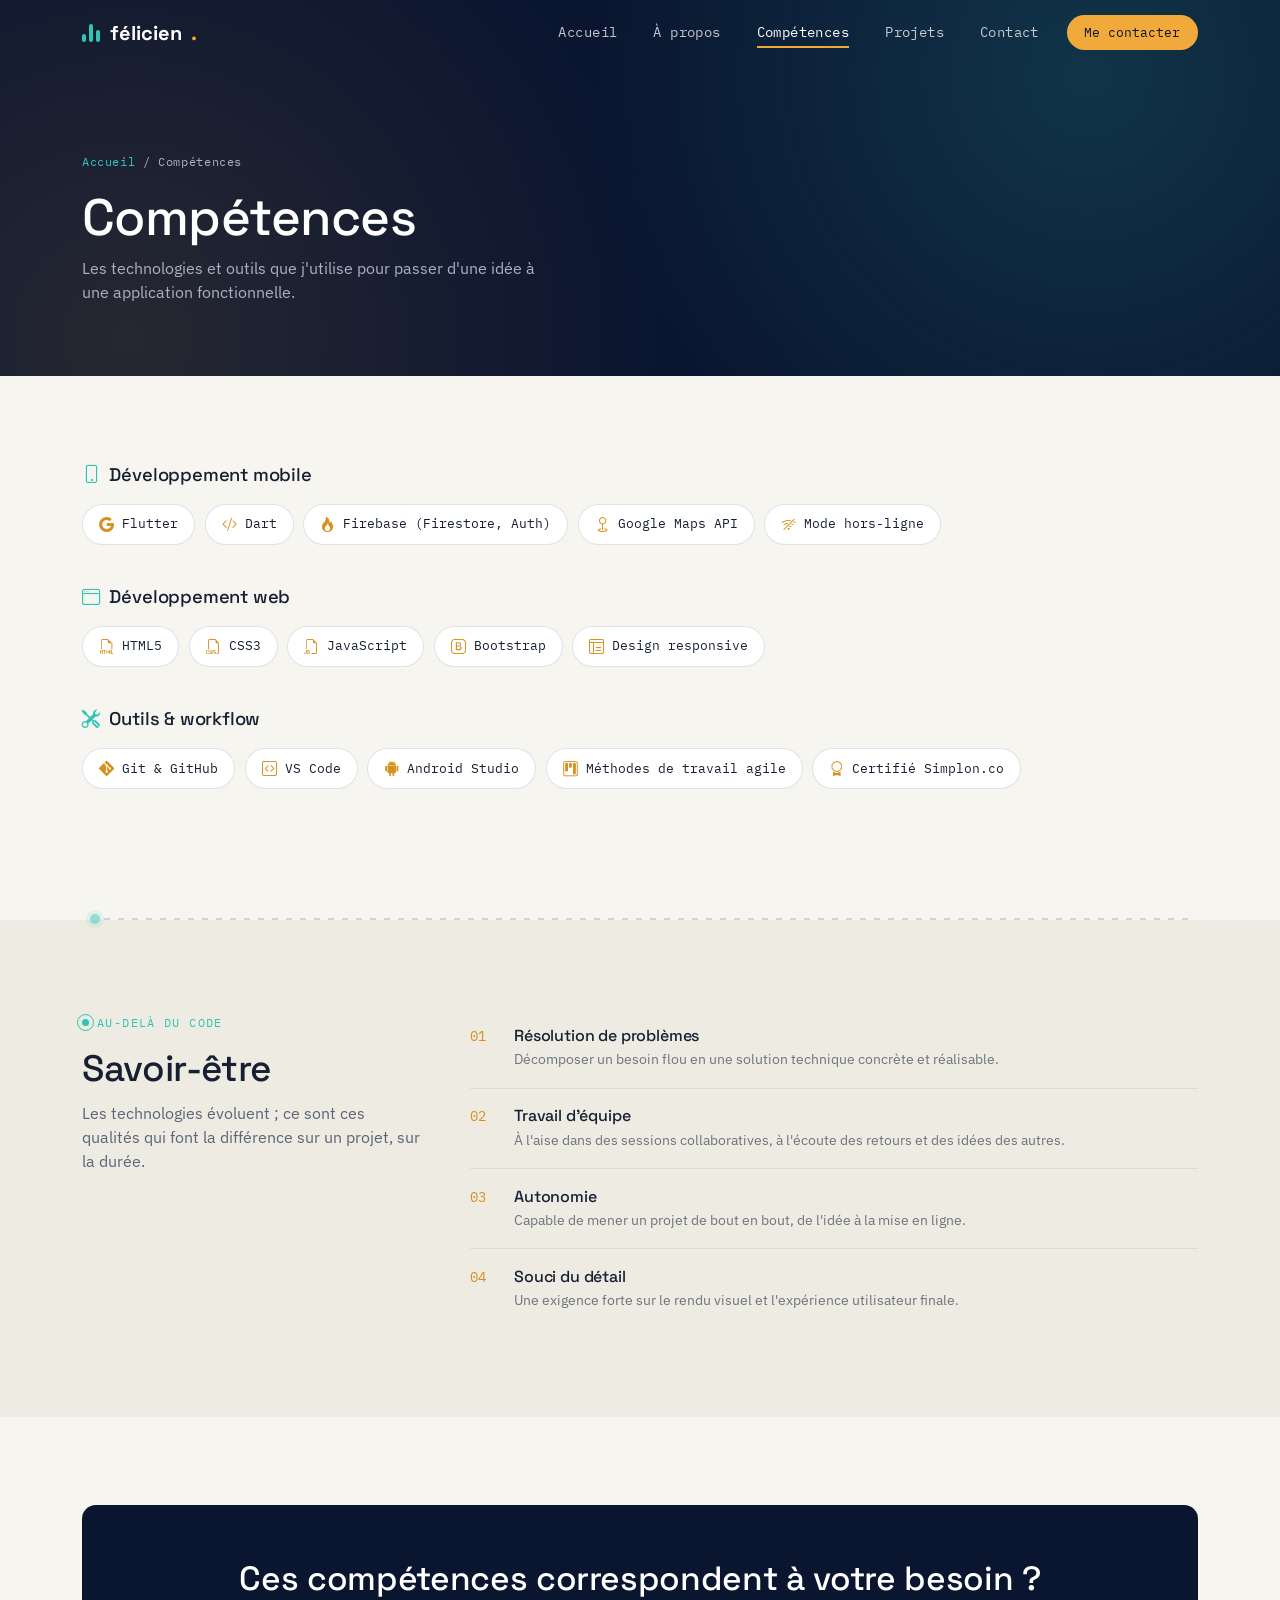
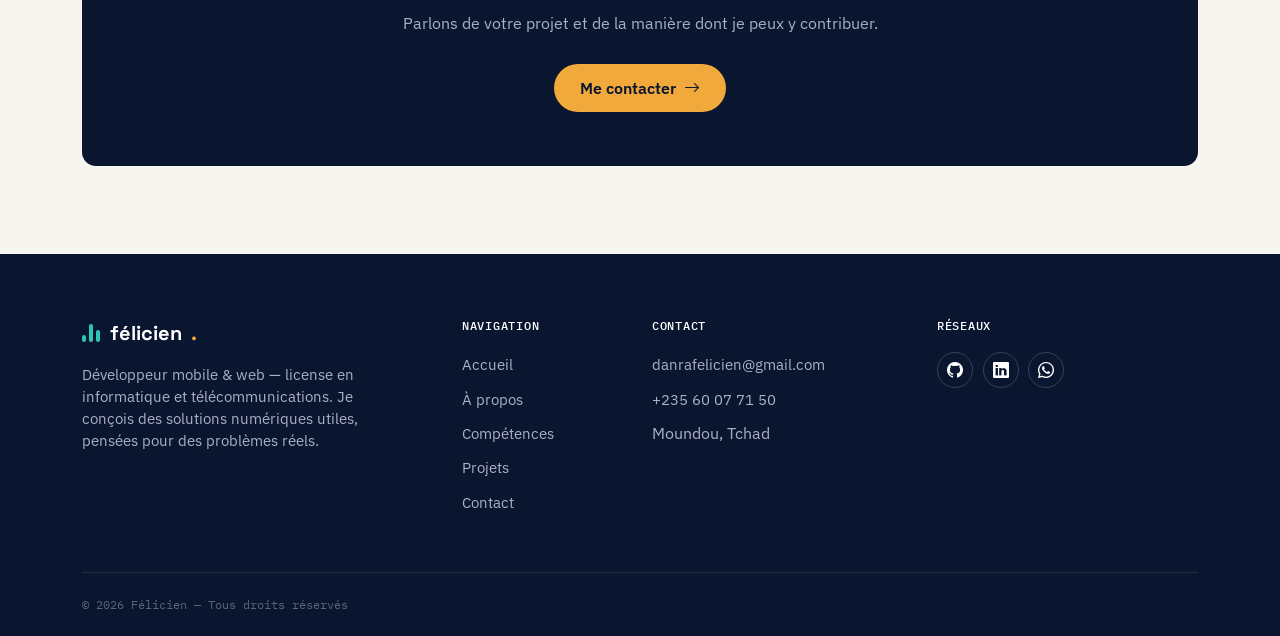
<file: portfolio-felicien/competences.html>
<!DOCTYPE html>
<html lang="fr">
<head>
<meta charset="UTF-8">
<meta name="viewport" content="width=device-width, initial-scale=1.0">
<title>Compétences — Félicien | Portfolio</title>
<meta name="description" content="Compétences techniques de Félicien : Flutter, Dart, Firebase, Google Maps, HTML5, CSS3, JavaScript, Bootstrap, Git et plus.">

<link rel="preconnect" href="https://fonts.googleapis.com">
<link rel="preconnect" href="https://fonts.gstatic.com" crossorigin>
<link href="https://fonts.googleapis.com/css2?family=Space+Grotesk:wght@500;600;700&family=IBM+Plex+Sans:wght@400;500;600&family=IBM+Plex+Mono:wght@400;500&display=swap" rel="stylesheet">
<link rel="stylesheet" href="https://cdn.jsdelivr.net/npm/bootstrap-icons@1.11.3/font/bootstrap-icons.css">
<link rel="stylesheet" href="https://cdn.jsdelivr.net/npm/bootstrap@5.3.3/dist/css/bootstrap.min.css">
<link rel="stylesheet" href="css/style.css">
</head>
<body>
<a href="#main" class="skip-link">Aller au contenu</a>

<!-- ===== NAVBAR ===== -->
<nav class="navbar navbar-expand-lg site-nav">
  <div class="container">
    <a class="brand" href="index.html">
      <span class="bars" aria-hidden="true"><span></span><span></span><span></span></span>
      félicien<span class="dot-period">.</span>
    </a>
    <button class="navbar-toggler" type="button" data-bs-toggle="collapse" data-bs-target="#mainNav" aria-controls="mainNav" aria-expanded="false" aria-label="Ouvrir le menu">
      <i class="bi bi-list"></i>
    </button>
    <div class="collapse navbar-collapse justify-content-end" id="mainNav">
      <ul class="navbar-nav align-items-lg-center gap-1">
        <li class="nav-item"><a class="nav-link" href="index.html">Accueil</a></li>
        <li class="nav-item"><a class="nav-link" href="a-propos.html">À propos</a></li>
        <li class="nav-item"><a class="nav-link" href="competences.html">Compétences</a></li>
        <li class="nav-item"><a class="nav-link" href="projets.html">Projets</a></li>
        <li class="nav-item"><a class="nav-link" href="contact.html">Contact</a></li>
        <li class="nav-item ms-lg-2 mt-2 mt-lg-0">
          <a class="btn btn-nav-cta" href="contact.html">Me contacter</a>
        </li>
      </ul>
    </div>
  </div>
</nav>

<main id="main">
  <!-- ===== HEADER DE PAGE ===== -->
  <header class="page-header">
    <div class="container">
      <p class="breadcrumb-mono mb-3"><a href="index.html">Accueil</a> / Compétences</p>
      <h1>Compétences</h1>
      <p>Les technologies et outils que j'utilise pour passer d'une idée à une application fonctionnelle.</p>
    </div>
  </header>

  <!-- ===== COMPÉTENCES TECHNIQUES ===== -->
  <section>
    <div class="container">

      <div class="skill-group reveal">
        <h3><i class="bi bi-phone"></i> Développement mobile</h3>
        <div class="chip-list">
          <span class="chip"><i class="bi bi-google"></i>Flutter</span>
          <span class="chip"><i class="bi bi-code-slash"></i>Dart</span>
          <span class="chip"><i class="bi bi-fire"></i>Firebase (Firestore, Auth)</span>
          <span class="chip"><i class="bi bi-geo"></i>Google Maps API</span>
          <span class="chip"><i class="bi bi-wifi-off"></i>Mode hors-ligne</span>
        </div>
      </div>

      <div class="skill-group reveal">
        <h3><i class="bi bi-window"></i> Développement web</h3>
        <div class="chip-list">
          <span class="chip"><i class="bi bi-filetype-html"></i>HTML5</span>
          <span class="chip"><i class="bi bi-filetype-css"></i>CSS3</span>
          <span class="chip"><i class="bi bi-filetype-js"></i>JavaScript</span>
          <span class="chip"><i class="bi bi-bootstrap"></i>Bootstrap</span>
          <span class="chip"><i class="bi bi-layout-text-window-reverse"></i>Design responsive</span>
        </div>
      </div>

      <div class="skill-group reveal">
        <h3><i class="bi bi-tools"></i> Outils &amp; workflow</h3>
        <div class="chip-list">
          <span class="chip"><i class="bi bi-git"></i>Git &amp; GitHub</span>
          <span class="chip"><i class="bi bi-code-square"></i>VS Code</span>
          <span class="chip"><i class="bi bi-android2"></i>Android Studio</span>
          <span class="chip"><i class="bi bi-kanban"></i>Méthodes de travail agile</span>
          <span class="chip"><i class="bi bi-award"></i>Certifié Simplon.co</span>
        </div>
      </div>

    </div>
  </section>

  <div class="transmission-line"><span class="pulse-dot"></span></div>

  <!-- ===== SOFT SKILLS ===== -->
  <section class="bg-paper-dim">
    <div class="container">
      <div class="row g-5">
        <div class="col-lg-4 reveal">
          <span class="eyebrow"><span class="dot"></span>Au-delà du code</span>
          <h2 class="section-title">Savoir-être</h2>
          <p class="section-sub">Les technologies évoluent ; ce sont ces qualités qui font la différence sur un projet, sur la durée.</p>
        </div>
        <div class="col-lg-8 reveal">
          <div class="softskill-row">
            <span class="num">01</span>
            <div>
              <h3 class="h6 mb-1">Résolution de problèmes</h3>
              <p class="small text-secondary mb-0">Décomposer un besoin flou en une solution technique concrète et réalisable.</p>
            </div>
          </div>
          <div class="softskill-row">
            <span class="num">02</span>
            <div>
              <h3 class="h6 mb-1">Travail d'équipe</h3>
              <p class="small text-secondary mb-0">À l'aise dans des sessions collaboratives, à l'écoute des retours et des idées des autres.</p>
            </div>
          </div>
          <div class="softskill-row">
            <span class="num">03</span>
            <div>
              <h3 class="h6 mb-1">Autonomie</h3>
              <p class="small text-secondary mb-0">Capable de mener un projet de bout en bout, de l'idée à la mise en ligne.</p>
            </div>
          </div>
          <div class="softskill-row">
            <span class="num">04</span>
            <div>
              <h3 class="h6 mb-1">Souci du détail</h3>
              <p class="small text-secondary mb-0">Une exigence forte sur le rendu visuel et l'expérience utilisateur finale.</p>
            </div>
          </div>
        </div>
      </div>
    </div>
  </section>

  <!-- ===== CTA FINAL ===== -->
  <section>
    <div class="container">
      <div class="cta-band reveal">
        <h2>Ces compétences correspondent à votre besoin ?</h2>
        <p>Parlons de votre projet et de la manière dont je peux y contribuer.</p>
        <a href="contact.html" class="btn btn-primary-amber">Me contacter <i class="bi bi-arrow-right ms-1"></i></a>
      </div>
    </div>
  </section>
</main>

<!-- ===== FOOTER ===== -->
<footer class="site-footer">
  <div class="container">
    <div class="row g-4">
      <div class="col-lg-4">
        <div class="brand">
          <span class="bars" aria-hidden="true"><span></span><span></span><span></span></span>
          félicien<span class="dot-period">.</span>
        </div>
        <p>Développeur mobile &amp; web — license en informatique et télécommunications. Je conçois des solutions numériques utiles, pensées pour des problèmes réels.</p>
      </div>
      <div class="col-lg-2 col-6">
        <h5>Navigation</h5>
        <ul>
          <li><a href="index.html">Accueil</a></li>
          <li><a href="a-propos.html">À propos</a></li>
          <li><a href="competences.html">Compétences</a></li>
          <li><a href="projets.html">Projets</a></li>
          <li><a href="contact.html">Contact</a></li>
        </ul>
      </div>
      <div class="col-lg-3 col-6">
        <h5>Contact</h5>
        <ul>
          <li><a href="mailto:danrafelicien@gmail.com">danrafelicien@gmail.com</a></li>
          <li><a href="tel:+23560077150">+235 60 07 71 50</a></li>
          <li>Moundou, Tchad</li>
        </ul>
      </div>
      <div class="col-lg-3">
        <h5>Réseaux</h5>
        <div class="footer-social">
          <a href="#" aria-label="GitHub"><i class="bi bi-github"></i></a>
          <a href="#" aria-label="LinkedIn"><i class="bi bi-linkedin"></i></a>
          <a href="#" aria-label="WhatsApp"><i class="bi bi-whatsapp"></i></a>
        </div>
      </div>
    </div>
    <div class="footer-bottom">
      <span>© <span class="current-year"></span> Félicien — Tous droits réservés</span>
    </div>
  </div>
</footer>

<script src="https://cdn.jsdelivr.net/npm/bootstrap@5.3.3/dist/js/bootstrap.bundle.min.js"></script>
<script src="js/script.js"></script>
</body>
</html>
</file>
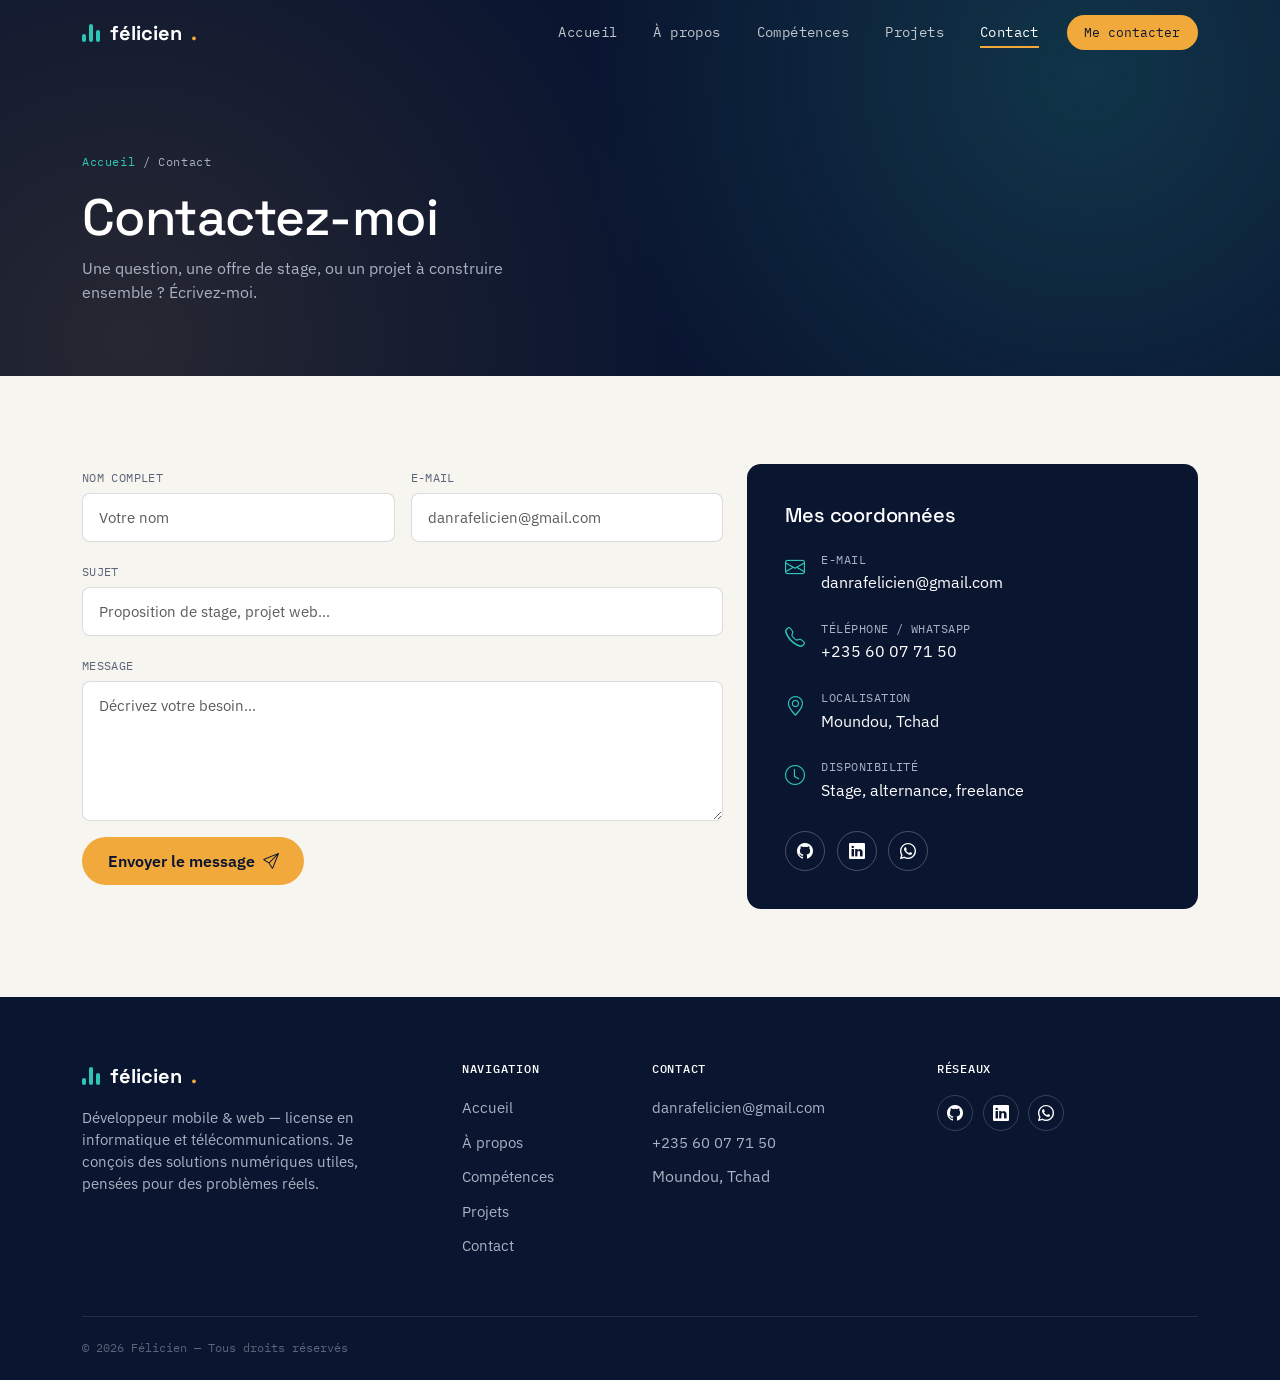
<file: portfolio-felicien/contact.html>
<!DOCTYPE html>
<html lang="fr">
<head>
<meta charset="UTF-8">
<meta name="viewport" content="width=device-width, initial-scale=1.0">
<title>Contact — Félicien | Portfolio</title>
<meta name="description" content="Contactez Félicien, développeur mobile & web basé à Moundou, Tchad, pour un stage, une alternance ou une mission freelance.">

<link rel="preconnect" href="https://fonts.googleapis.com">
<link rel="preconnect" href="https://fonts.gstatic.com" crossorigin>
<link href="https://fonts.googleapis.com/css2?family=Space+Grotesk:wght@500;600;700&family=IBM+Plex+Sans:wght@400;500;600&family=IBM+Plex+Mono:wght@400;500&display=swap" rel="stylesheet">
<link rel="stylesheet" href="https://cdn.jsdelivr.net/npm/bootstrap-icons@1.11.3/font/bootstrap-icons.css">
<link rel="stylesheet" href="https://cdn.jsdelivr.net/npm/bootstrap@5.3.3/dist/css/bootstrap.min.css">
<link rel="stylesheet" href="css/style.css">
</head>
<body>
<a href="#main" class="skip-link">Aller au contenu</a>

<!-- ===== NAVBAR ===== -->
<nav class="navbar navbar-expand-lg site-nav">
  <div class="container">
    <a class="brand" href="index.html">
      <span class="bars" aria-hidden="true"><span></span><span></span><span></span></span>
      félicien<span class="dot-period">.</span>
    </a>
    <button class="navbar-toggler" type="button" data-bs-toggle="collapse" data-bs-target="#mainNav" aria-controls="mainNav" aria-expanded="false" aria-label="Ouvrir le menu">
      <i class="bi bi-list"></i>
    </button>
    <div class="collapse navbar-collapse justify-content-end" id="mainNav">
      <ul class="navbar-nav align-items-lg-center gap-1">
        <li class="nav-item"><a class="nav-link" href="index.html">Accueil</a></li>
        <li class="nav-item"><a class="nav-link" href="a-propos.html">À propos</a></li>
        <li class="nav-item"><a class="nav-link" href="competences.html">Compétences</a></li>
        <li class="nav-item"><a class="nav-link" href="projets.html">Projets</a></li>
        <li class="nav-item"><a class="nav-link" href="contact.html">Contact</a></li>
        <li class="nav-item ms-lg-2 mt-2 mt-lg-0">
          <a class="btn btn-nav-cta" href="contact.html">Me contacter</a>
        </li>
      </ul>
    </div>
  </div>
</nav>

<main id="main">
  <!-- ===== HEADER DE PAGE ===== -->
  <header class="page-header">
    <div class="container">
      <p class="breadcrumb-mono mb-3"><a href="index.html">Accueil</a> / Contact</p>
      <h1>Contactez-moi</h1>
      <p>Une question, une offre de stage, ou un projet à construire ensemble ? Écrivez-moi.</p>
    </div>
  </header>

  <!-- ===== FORMULAIRE + INFOS ===== -->
  <section>
    <div class="container">
      <div class="row g-4">

        <div class="col-lg-7 reveal">
          <div class="alert-success-custom mb-4" id="formSuccess" role="alert">
            <i class="bi bi-check-circle-fill"></i>
            <span>Merci ! Votre message a bien été envoyé. Je vous répondrai rapidement.</span>
          </div>
          <div class="alert-success-custom mb-4" id="formError" role="alert" style="background:rgba(224,99,63,.12); border-color:#e0633f; color:#a8432a;">
            <i class="bi bi-exclamation-triangle-fill"></i>
            <span>Une erreur est survenue lors de l'envoi. Merci de réessayer, ou de m'écrire directement par e-mail.</span>
          </div>

          <form id="contactForm" action="https://formspree.io/f/xkolbryo" method="POST" novalidate>
            <input type="hidden" name="_subject" value="Nouveau message depuis le portfolio">
            <div class="row g-3">
              <div class="col-md-6">
                <div class="was-validated-field">
                  <label class="form-label-custom" for="name">NOM COMPLET</label>
                  <input type="text" class="form-control form-control-custom" id="name" name="name" data-required placeholder="Votre nom">
                  <div class="form-feedback">Merci d'indiquer votre nom.</div>
                </div>
              </div>
              <div class="col-md-6">
                <div class="was-validated-field">
                  <label class="form-label-custom" for="email">E-MAIL</label>
                  <input type="email" class="form-control form-control-custom" id="email" name="_replyto" data-required placeholder="danrafelicien@gmail.com">
                  <div class="form-feedback">Merci d'indiquer une adresse e-mail valide.</div>
                </div>
              </div>
              <div class="col-12">
                <div class="was-validated-field">
                  <label class="form-label-custom" for="subject">SUJET</label>
                  <input type="text" class="form-control form-control-custom" id="subject" name="subject" data-required placeholder="Proposition de stage, projet web...">
                  <div class="form-feedback">Merci d'indiquer un sujet.</div>
                </div>
              </div>
              <div class="col-12">
                <div class="was-validated-field">
                  <label class="form-label-custom" for="message">MESSAGE</label>
                  <textarea class="form-control form-control-custom" id="message" name="message" rows="5" data-required placeholder="Décrivez votre besoin..."></textarea>
                  <div class="form-feedback">Merci d'écrire un message.</div>
                </div>
              </div>
              <div class="col-12">
                <button type="submit" class="btn btn-primary-amber">Envoyer le message <i class="bi bi-send ms-1"></i></button>
              </div>
            </div>
          </form>
        </div>

        <div class="col-lg-5 reveal">
          <div class="contact-card">
            <h3 class="h5 mb-4 text-white">Mes coordonnées</h3>

            <div class="row-item">
              <i class="bi bi-envelope"></i>
              <div>
                <small>E-MAIL</small>
                <!-- TODO : remplace par ton vrai e-mail -->
                <a href="mailto:danrafelicien@gmail.com" class="text-white">danrafelicien@gmail.com</a>
              </div>
            </div>
            <div class="row-item">
              <i class="bi bi-telephone"></i>
              <div>
                <small>TÉLÉPHONE / WHATSAPP</small>
                <!-- TODO : remplace par ton vrai numéro -->
                <a href="tel:+23560077150" class="text-white">+235 60 07 71 50</a>
              </div>
            </div>
            <div class="row-item">
              <i class="bi bi-geo-alt"></i>
              <div>
                <small>LOCALISATION</small>
                <span class="text-white">Moundou, Tchad</span>
              </div>
            </div>
            <div class="row-item">
              <i class="bi bi-clock"></i>
              <div>
                <small>DISPONIBILITÉ</small>
                <span class="text-white">Stage, alternance, freelance</span>
              </div>
            </div>

            <div class="social-row">
              <!-- TODO : remplace les # par tes vrais profils -->
              <a href="#" aria-label="GitHub"><i class="bi bi-github"></i></a>
              <a href="#" aria-label="LinkedIn"><i class="bi bi-linkedin"></i></a>
              <a href="#" aria-label="WhatsApp"><i class="bi bi-whatsapp"></i></a>
            </div>
          </div>
        </div>

      </div>
    </div>
  </section>
</main>

<!-- ===== FOOTER ===== -->
<footer class="site-footer">
  <div class="container">
    <div class="row g-4">
      <div class="col-lg-4">
        <div class="brand">
          <span class="bars" aria-hidden="true"><span></span><span></span><span></span></span>
          félicien<span class="dot-period">.</span>
        </div>
        <p>Développeur mobile &amp; web — license en informatique et télécommunications. Je conçois des solutions numériques utiles, pensées pour des problèmes réels.</p>
      </div>
      <div class="col-lg-2 col-6">
        <h5>Navigation</h5>
        <ul>
          <li><a href="index.html">Accueil</a></li>
          <li><a href="a-propos.html">À propos</a></li>
          <li><a href="competences.html">Compétences</a></li>
          <li><a href="projets.html">Projets</a></li>
          <li><a href="contact.html">Contact</a></li>
        </ul>
      </div>
      <div class="col-lg-3 col-6">
        <h5>Contact</h5>
        <ul>
          <li><a href="mailto:danrafelicien@gmail.com">danrafelicien@gmail.com</a></li>
          <li><a href="tel:+23560077150">+235 60 07 71 50</a></li>
          <li>Moundou, Tchad</li>
        </ul>
      </div>
      <div class="col-lg-3">
        <h5>Réseaux</h5>
        <div class="footer-social">
          <a href="#" aria-label="GitHub"><i class="bi bi-github"></i></a>
          <a href="#" aria-label="LinkedIn"><i class="bi bi-linkedin"></i></a>
          <a href="#" aria-label="WhatsApp"><i class="bi bi-whatsapp"></i></a>
        </div>
      </div>
    </div>
    <div class="footer-bottom">
      <span>© <span class="current-year"></span> Félicien — Tous droits réservés</span>
    </div>
  </div>
</footer>

<script src="https://cdn.jsdelivr.net/npm/bootstrap@5.3.3/dist/js/bootstrap.bundle.min.js"></script>
<script src="js/script.js"></script>
</body>
</html>
</file>
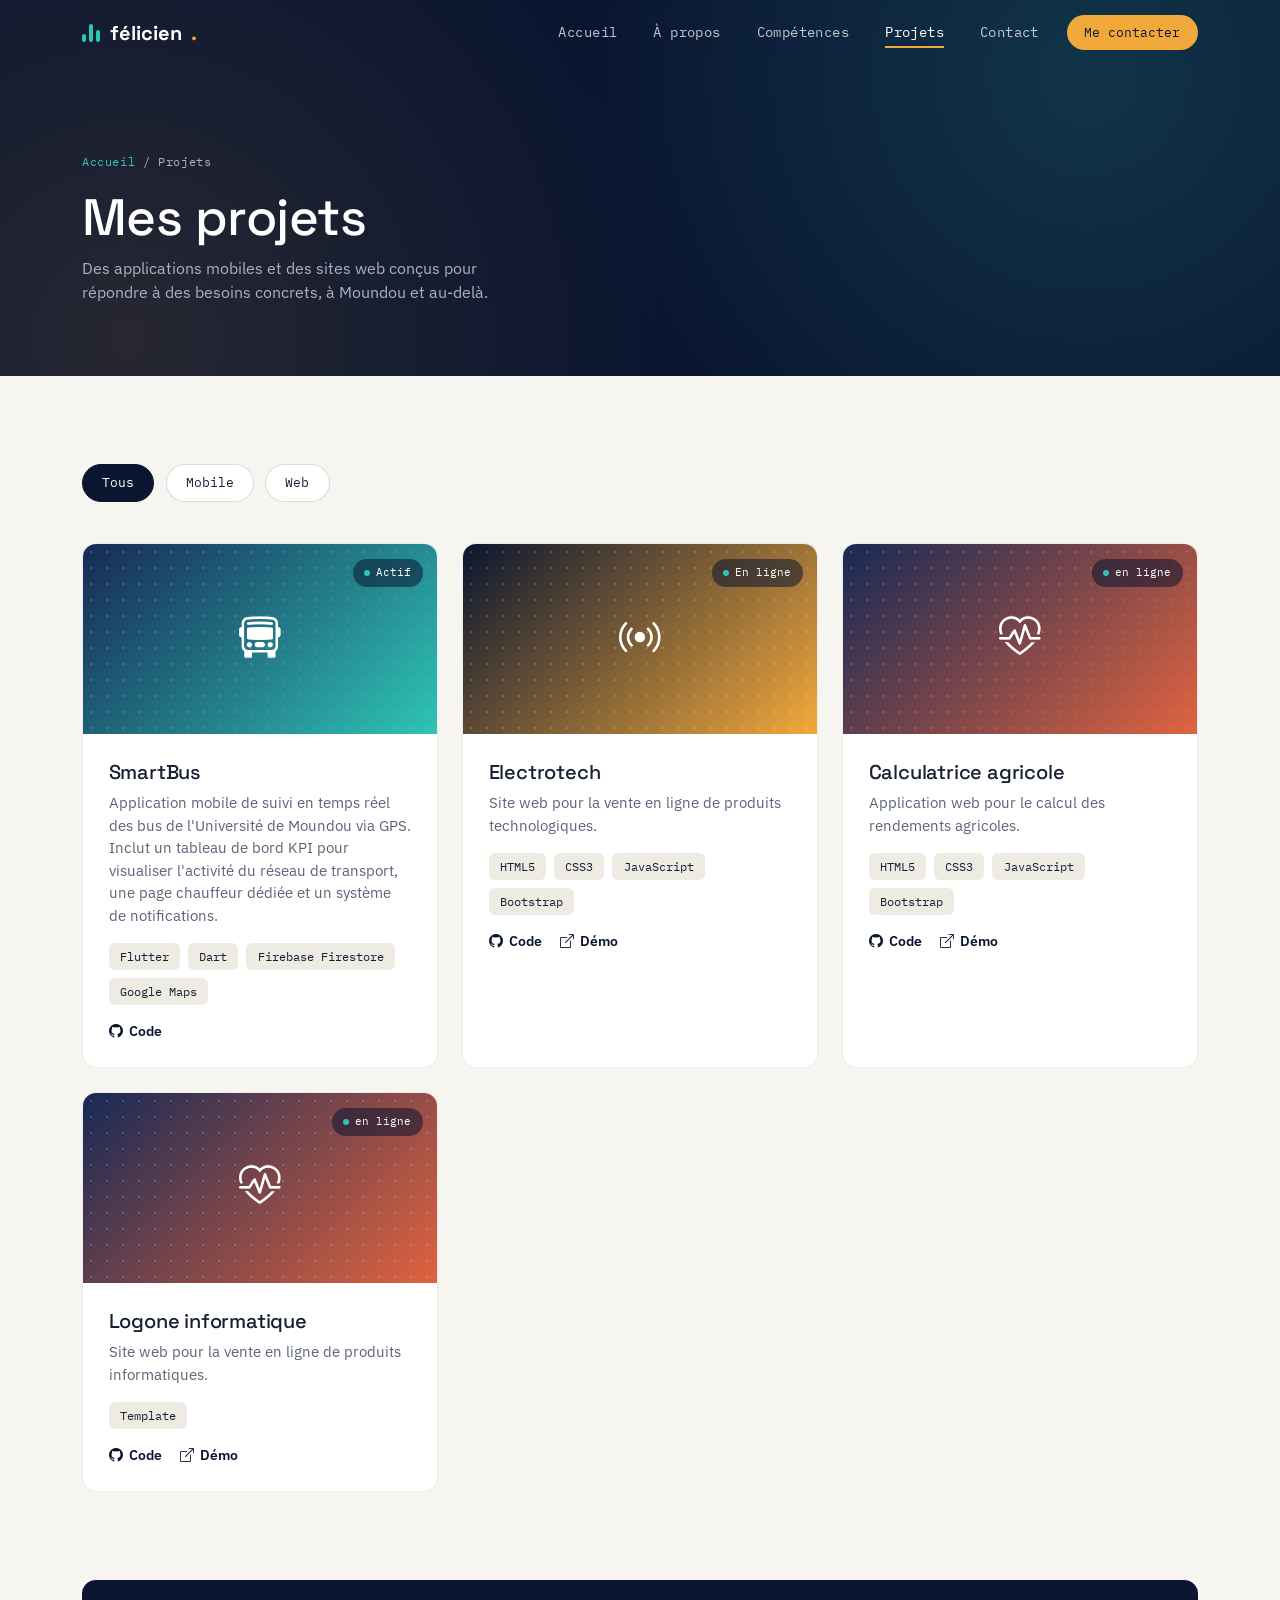
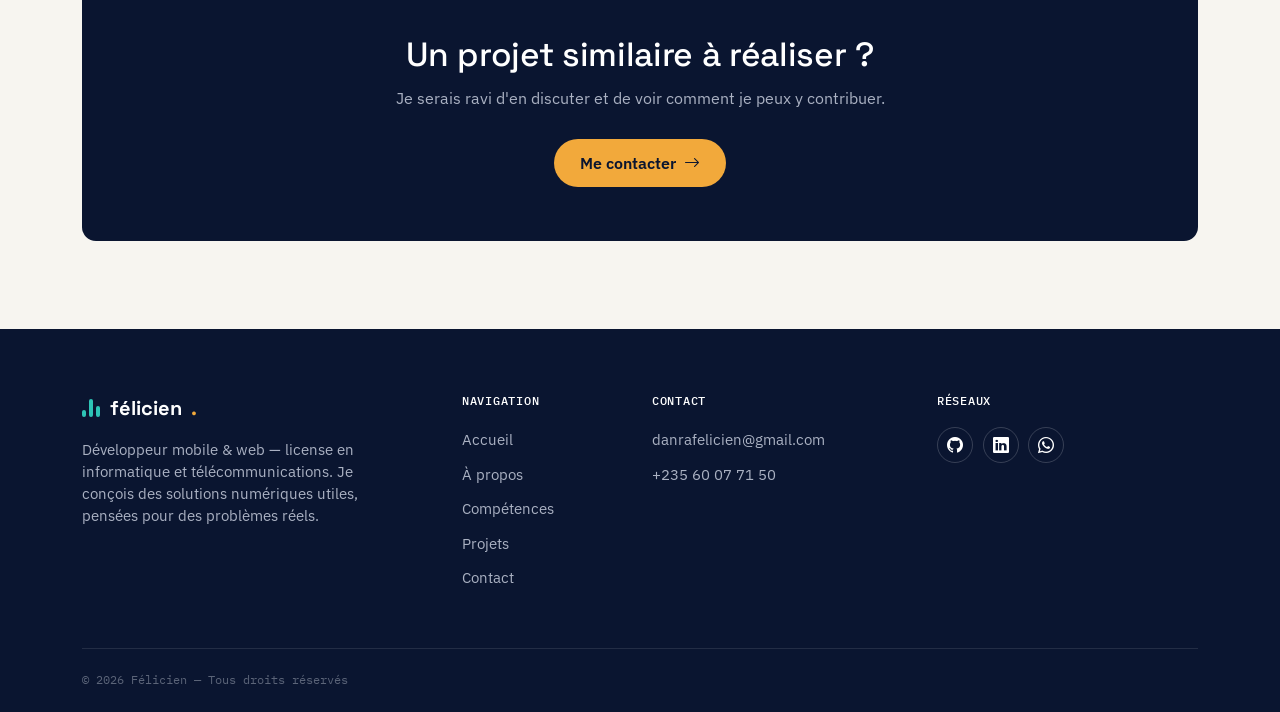
<file: portfolio-felicien/projets.html>
<!DOCTYPE html>
<html lang="fr">
<head>
<meta charset="UTF-8">
<meta name="viewport" content="width=device-width, initial-scale=1.0">
<title>Projets — Félicien | Portfolio</title>
<meta name="description" content="Projets réalisés par Félicien : SmartBus UDM, Radio Terre Nouvelle, SantéMoundou — applications mobiles Flutter/Firebase et sites web HTML/CSS/JS/Bootstrap.">

<link rel="preconnect" href="https://fonts.googleapis.com">
<link rel="preconnect" href="https://fonts.gstatic.com" crossorigin>
<link href="https://fonts.googleapis.com/css2?family=Space+Grotesk:wght@500;600;700&family=IBM+Plex+Sans:wght@400;500;600&family=IBM+Plex+Mono:wght@400;500&display=swap" rel="stylesheet">
<link rel="stylesheet" href="https://cdn.jsdelivr.net/npm/bootstrap-icons@1.11.3/font/bootstrap-icons.css">
<link rel="stylesheet" href="https://cdn.jsdelivr.net/npm/bootstrap@5.3.3/dist/css/bootstrap.min.css">
<link rel="stylesheet" href="css/style.css">
</head>
<body>
<a href="#main" class="skip-link">Aller au contenu</a>

<!-- ===== NAVBAR ===== -->
<nav class="navbar navbar-expand-lg site-nav">
  <div class="container">
    <a class="brand" href="index.html">
      <span class="bars" aria-hidden="true"><span></span><span></span><span></span></span>
      félicien<span class="dot-period">.</span>
    </a>
    <button class="navbar-toggler" type="button" data-bs-toggle="collapse" data-bs-target="#mainNav" aria-controls="mainNav" aria-expanded="false" aria-label="Ouvrir le menu">
      <i class="bi bi-list"></i>
    </button>
    <div class="collapse navbar-collapse justify-content-end" id="mainNav">
      <ul class="navbar-nav align-items-lg-center gap-1">
        <li class="nav-item"><a class="nav-link" href="index.html">Accueil</a></li>
        <li class="nav-item"><a class="nav-link" href="a-propos.html">À propos</a></li>
        <li class="nav-item"><a class="nav-link" href="competences.html">Compétences</a></li>
        <li class="nav-item"><a class="nav-link" href="projets.html">Projets</a></li>
        <li class="nav-item"><a class="nav-link" href="contact.html">Contact</a></li>
        <li class="nav-item ms-lg-2 mt-2 mt-lg-0">
          <a class="btn btn-nav-cta" href="contact.html">Me contacter</a>
        </li>
      </ul>
    </div>
  </div>
</nav>

<main id="main">
  <!-- ===== HEADER DE PAGE ===== -->
  <header class="page-header">
    <div class="container">
      <p class="breadcrumb-mono mb-3"><a href="index.html">Accueil</a> / Projets</p>
      <h1>Mes projets</h1>
      <p>Des applications mobiles et des sites web conçus pour répondre à des besoins concrets, à Moundou et au-delà.</p>
    </div>
  </header>

  <!-- ===== FILTRES + GRILLE PROJETS ===== -->
  <section>
    <div class="container">

      <div class="project-filters reveal">
        <button class="filter-btn active" data-filter="all">Tous</button>
        <button class="filter-btn" data-filter="mobile">Mobile</button>
        <button class="filter-btn" data-filter="web">Web</button>
      </div>

      <div class="row g-4">

        <!-- Projet 1 : SmartBus UDM -->
        <div class="col-lg-4 project-col reveal">
          <div class="card-project h-100" data-category="mobile">
            <div class="project-thumb thumb-1">
              <i class="bi bi-bus-front"></i>
              <span class="status-pill"><span class="dot"></span>Actif</span>
            </div>
            <div class="body">
              <h3>SmartBus </h3>
              <p>Application mobile de suivi en temps réel des bus de l'Université de Moundou via GPS. Inclut un tableau de bord KPI pour visualiser l'activité du réseau de transport, une page chauffeur dédiée et un système de notifications.</p>
              <div class="tag-row">
                <span class="tag">Flutter</span>
                <span class="tag">Dart</span>
                <span class="tag">Firebase Firestore</span>
                <span class="tag">Google Maps</span>
              </div>
              <div class="project-links">
                <!-- TODO : remplace par le vrai lien du dépôt / de la démo -->
                <a href="https://github.com/FELLICIEN/smartBus-udm.git"><i class="bi bi-github"></i> Code</a>
              </div>
            </div>
          </div>
        </div>

        <!-- Projet 2 : Radio Terre Nouvelle -->
        <div class="col-lg-4 project-col reveal">
          <div class="card-project h-100" data-category="web">
            <div class="project-thumb thumb-2">
              <i class="bi bi-broadcast"></i>
              <span class="status-pill"><span class="dot"></span>En ligne</span>
            </div>
            <div class="body">
                <h3>Electrotech</h3>
                <p>Site web pour la vente en ligne de produits technologiques.</p>
              <div class="tag-row">
                <span class="tag">HTML5</span>
                <span class="tag">CSS3</span>
                <span class="tag">JavaScript</span>
                <span class="tag">Bootstrap</span>
              </div>
              <div class="project-links">
                <a href="https://github.com/FELLICIEN/electrotech.git"><i class="bi bi-github"></i> Code</a>
                <a href="https://fellicien.github.io/electrotech/" target="_blank"><i class="bi bi-box-arrow-up-right"></i> Démo</a>
              </div>
            </div>
          </div>
        </div>

        <!-- Projet 3 : SantéMoundou -->
        <div class="col-lg-4 project-col reveal">
          <div class="card-project h-100" data-category="web">
            <div class="project-thumb thumb-3">
              <i class="bi bi-heart-pulse"></i>
              <span class="status-pill"><span class="dot"></span>en ligne</span>
            </div>
            <div class="body">
              <h3>Calculatrice agricole</h3>
              <p>Application web pour le calcul des rendements agricoles.</p>
              <div class="tag-row">
                <span class="tag">HTML5</span>
                <span class="tag">CSS3</span>
                <span class="tag">JavaScript</span>
                <span class="tag">Bootstrap</span>
              </div>
              <div class="project-links">
                <a href="https://github.com/FELLICIEN/calculateur.git"><i class="bi bi-github"></i> Code</a>
                <a href="https://fellicien.github.io/calculateur/" target="_blank"><i class="bi bi-box-arrow-up-right"></i> Démo</a>
              </div>
            </div>
          </div>
        </div>

         <!-- Projet 3 : SantéMoundou -->
        <div class="col-lg-4 project-col reveal">
          <div class="card-project h-100" data-category="web">
            <div class="project-thumb thumb-3">
              <i class="bi bi-heart-pulse"></i>
              <span class="status-pill"><span class="dot"></span>en ligne</span>
            </div>
            <div class="body">
              <h3>Logone informatique </h3>
              <p>Site web pour la vente en ligne de produits informatiques.</p>
              <div class="tag-row">
                <span class="tag">Template</span>
                
              </div>
              <div class="project-links">
                <a href="https://github.com/FELLICIEN/template.git"><i class="bi bi-github"></i> Code</a>
                <a href="https://fellicien.github.io/template/" target="_blank"><i class="bi bi-box-arrow-up-right"></i> Démo</a>
              </div>
            </div>
          </div>
        </div>

      </div>

      <!-- Bloc pour ajouter facilement un futur projet -->
      <!--
      <div class="col-lg-4 project-col reveal">
        <div class="card-project h-100" data-category="web">
          ... copier la structure d'une carte ci-dessus ...
        </div>
      </div>
      -->

    </div>
  </section>

  <!-- ===== CTA FINAL ===== -->
  <section class="pt-0">
    <div class="container">
      <div class="cta-band reveal">
        <h2>Un projet similaire à réaliser ?</h2>
        <p>Je serais ravi d'en discuter et de voir comment je peux y contribuer.</p>
        <a href="contact.html" class="btn btn-primary-amber">Me contacter <i class="bi bi-arrow-right ms-1"></i></a>
      </div>
    </div>
  </section>
</main>

<!-- ===== FOOTER ===== -->
<footer class="site-footer">
  <div class="container">
    <div class="row g-4">
      <div class="col-lg-4">
        <div class="brand">
          <span class="bars" aria-hidden="true"><span></span><span></span><span></span></span>
          félicien<span class="dot-period">.</span>
        </div>
        <p>Développeur mobile &amp; web — license en informatique et télécommunications. Je conçois des solutions numériques utiles, pensées pour des problèmes réels.</p>
      </div>
      <div class="col-lg-2 col-6">
        <h5>Navigation</h5>
        <ul>
          <li><a href="index.html">Accueil</a></li>
          <li><a href="a-propos.html">À propos</a></li>
          <li><a href="competences.html">Compétences</a></li>
          <li><a href="projets.html">Projets</a></li>
          <li><a href="contact.html">Contact</a></li>
        </ul>
      </div>
      <div class="col-lg-3 col-6">
        <h5>Contact</h5>
        <ul>
          <li><a href="mailto:danrafelicien@gmail.com">danrafelicien@gmail.com</a></li>
          <li><a href="tel:+23560077150">+235 60 07 71 50</a></li>
        </ul>
      </div>
      <div class="col-lg-3">
        <h5>Réseaux</h5>
        <div class="footer-social">
          <a href="#" aria-label="GitHub"><i class="bi bi-github"></i></a>
          <a href="#" aria-label="LinkedIn"><i class="bi bi-linkedin"></i></a>
          <a href="#" aria-label="WhatsApp"><i class="bi bi-whatsapp"></i></a>
        </div>
      </div>
    </div>
    <div class="footer-bottom">
      <span>© <span class="current-year"></span> Félicien — Tous droits réservés</span>
    </div>
  </div>
</footer>

<script src="https://cdn.jsdelivr.net/npm/bootstrap@5.3.3/dist/js/bootstrap.bundle.min.js"></script>
<script src="js/script.js"></script>
</body>
</html>
</file>
<file: css/style.css>
/* ===================================================================
   PORTFOLIO — Design system
   Thème : "signal" — clin d'œil aux télécoms, au GPS temps réel et à
   la radio communautaire. Navy profond + ambre + sarcelle "signal".
=================================================================== */

:root{
  /* Couleurs */
  --navy-900:#0a1530;
  --navy-800:#101d3f;
  --navy-700:#172955;
  --paper:#f7f5f0;
  --paper-dim:#eeebe3;
  --ink:#171f33;
  --slate-500:#5b6478;
  --slate-300:#aab1c2;
  --amber:#f2a93b;
  --amber-dark:#d6911f;
  --signal:#2ec4b6;
  --signal-soft:#2ec4b633;
  --danger:#e0633f;

  /* Typo */
  --font-display:'Space Grotesk', sans-serif;
  --font-body:'IBM Plex Sans', sans-serif;
  --font-mono:'IBM Plex Mono', monospace;

  --radius:14px;
  --radius-sm:8px;
  --shadow-soft:0 20px 50px -20px rgba(10,21,48,0.35);
}

*{box-sizing:border-box;}
html{scroll-behavior:smooth;}
body{
  font-family:var(--font-body);
  color:var(--ink);
  background:var(--paper);
  -webkit-font-smoothing:antialiased;
  overflow-x:hidden;
}
h1,h2,h3,h4,.font-display{font-family:var(--font-display); letter-spacing:-0.01em;}
.font-mono{font-family:var(--font-mono);}

a{text-decoration:none;}
::selection{background:var(--amber); color:var(--navy-900);}

.text-amber{color:var(--amber);}
.text-signal{color:var(--signal);}
.bg-navy{background:var(--navy-900);}

/* Skip link (accessibilité) */
.skip-link{
  position:absolute; left:-999px; top:0; background:var(--amber); color:var(--navy-900);
  padding:.5rem 1rem; z-index:2000; border-radius:0 0 8px 0; font-family:var(--font-mono); font-size:.85rem;
}
.skip-link:focus{left:0;}

:focus-visible{outline:2px solid var(--signal); outline-offset:3px;}

/* ---------- Eyebrow / badge "signal" ---------- */
.eyebrow{
  display:inline-flex; align-items:center; gap:.5rem;
  font-family:var(--font-mono); font-size:.72rem; letter-spacing:.12em; text-transform:uppercase;
  color:var(--signal); margin-bottom:1rem;
}
.eyebrow .dot{
  width:7px; height:7px; border-radius:50%; background:var(--signal); position:relative; flex:none;
}
.eyebrow .dot::after{
  content:''; position:absolute; inset:-5px; border-radius:50%; border:1px solid var(--signal);
  animation:pulse-ring 2.2s ease-out infinite;
}
@keyframes pulse-ring{
  0%{transform:scale(.5); opacity:.9;}
  100%{transform:scale(2.2); opacity:0;}
}
@media (prefers-reduced-motion:reduce){
  .eyebrow .dot::after{animation:none; display:none;}
}

/* ---------- NAVBAR ---------- */
.site-nav{
  position:fixed; top:0; left:0; right:0; z-index:1000;
  padding:.9rem 0;
  background:transparent;
  transition:background .35s ease, padding .35s ease, box-shadow .35s ease;
}
.site-nav.scrolled{
  background:rgba(10,21,48,0.92);
  backdrop-filter:blur(10px);
  padding:.55rem 0;
  box-shadow:0 10px 30px -15px rgba(0,0,0,.5);
}
.brand{
  display:flex; align-items:center; gap:.6rem;
  font-family:var(--font-display); font-weight:700; font-size:1.25rem;
  color:#fff;
}
.brand .bars{display:flex; align-items:flex-end; gap:3px; height:18px;}
.brand .bars span{
  width:4px; background:var(--signal); border-radius:2px;
  animation:bar-bounce 1.4s ease-in-out infinite;
}
.brand .bars span:nth-child(1){height:40%; animation-delay:0s;}
.brand .bars span:nth-child(2){height:100%; animation-delay:.18s;}
.brand .bars span:nth-child(3){height:65%; animation-delay:.36s;}
@keyframes bar-bounce{
  0%,100%{transform:scaleY(.5);}
  50%{transform:scaleY(1);}
}
.brand .dot-period{color:var(--amber);}

.site-nav .nav-link{
  font-family:var(--font-mono); font-size:.85rem; letter-spacing:.03em;
  color:rgba(255,255,255,.75) !important;
  padding:.5rem 1rem !important; position:relative;
}
.site-nav .nav-link::after{
  content:''; position:absolute; left:1rem; right:1rem; bottom:.15rem; height:2px;
  background:var(--amber); transform:scaleX(0); transform-origin:left; transition:transform .25s ease;
}
.site-nav .nav-link:hover, .site-nav .nav-link.active{color:#fff !important;}
.site-nav .nav-link:hover::after, .site-nav .nav-link.active::after{transform:scaleX(1);}
.site-nav .btn-nav-cta{
  font-family:var(--font-mono); font-size:.82rem;
  background:var(--amber); color:var(--navy-900); border:none;
  padding:.5rem 1.1rem; border-radius:50px; transition:transform .2s ease, background .2s ease;
}
.site-nav .btn-nav-cta:hover{background:#fff; transform:translateY(-2px);}
.navbar-toggler{border:none; padding:0;}
.navbar-toggler:focus{box-shadow:none;}
.navbar-toggler .bi{color:#fff; font-size:1.6rem;}

/* ---------- PAGE HEADER (sous-pages) ---------- */
.page-header{
  background:var(--navy-900);
  background-image:
    radial-gradient(circle at 85% 20%, rgba(46,196,182,.18), transparent 45%),
    radial-gradient(circle at 10% 90%, rgba(242,169,59,.12), transparent 45%);
  color:#fff;
  padding:9.5rem 0 4.5rem;
  position:relative;
  overflow:hidden;
}
.page-header h1{font-size:clamp(2.1rem, 4vw, 3.2rem); margin-bottom:.5rem;}
.page-header p{color:var(--slate-300); max-width:46ch; margin:0;}
.page-header .breadcrumb-mono{
  font-family:var(--font-mono); font-size:.78rem; color:var(--slate-300); letter-spacing:.05em;
}
.page-header .breadcrumb-mono a{color:var(--signal);}


.brand .logo{
  display:inline-flex;
  align-items:center;
  justify-content:center;
  width:36px;
  height:36px;
  border-radius:50%;
  overflow:hidden;
  flex:none;
}
.brand-logo{
  width:100%;
  height:100%;
  object-fit:cover;
  display:block;
}
/* ---------- HERO (accueil) ---------- */
.signal-art {
  position: relative;
  width: 100%;
  max-width: 500px;
  margin: 0 auto;
  aspect-ratio: 1 / 1;
}

.signal-photo {
  position: absolute;
  top: 50%;
  left: 70%;
  transform: translate(-50%, -50%);
   width: 100%;     /* ← augmente cette valeur (était 56%) */
  height: 150%; 
  object-fit: cover;
  border-radius:5%;
  z-index: 1;
  box-shadow: 0 0 0 3px rgba(242, 169, 59, 0.45),
              0 12px 40px rgba(0, 0, 0, 0.35);
}

.signal-art svg {
  position: relative;
  z-index: 2;          /* les cercles flottent au-dessus de l'image */
  width: 100%;
  height: 100%;
  display: block;
  pointer-events: none;
}



.hero{
  background:var(--navy-900);
  background-image:
    radial-gradient(circle at 80% 10%, rgba(46,196,182,.20), transparent 40%),
    radial-gradient(circle at 0% 100%, rgba(242,169,59,.14), transparent 45%);
  color:#fff;
  padding:10.5rem 0 6rem;
  position:relative;
  overflow:hidden;
}
.hero h1{
  font-size:clamp(2.3rem, 5vw, 3.6rem);
  line-height:1.12;
}
.hero .lead-text{color:var(--slate-300); font-size:1.08rem; max-width:46ch;}
.hero-stats{display:flex; gap:2.2rem; margin-top:2.5rem; flex-wrap:wrap;}
.hero-stats .stat-num{font-family:var(--font-display); font-size:1.7rem; color:var(--amber);}
.hero-stats .stat-label{font-family:var(--font-mono); font-size:.72rem; color:var(--slate-300); letter-spacing:.04em;}

/* Graphique "signal" radar dans le hero */
.signal-art{position:relative; width:100%; height:360px; display:flex; align-items:center; justify-content:center;}
.signal-art svg{width:100%; height:100%; max-width:380px;}
.signal-art .ring{
  fill:none; stroke:var(--signal); stroke-width:1.4; opacity:0;
  transform-origin:center;
  animation:radar-pulse 3.6s ease-out infinite;
}
.signal-art .ring.r2{animation-delay:1.2s;}
.signal-art .ring.r3{animation-delay:2.4s;}
@keyframes radar-pulse{
  0%{transform:scale(.35); opacity:.9;}
  85%{opacity:0;}
  100%{transform:scale(1); opacity:0;}
}
@media (prefers-reduced-motion:reduce){
  .signal-art .ring{animation:none; opacity:.35; transform:scale(.7);}
}

/* ---------- BOUTONS ---------- */
.btn-primary-amber{
  background:var(--amber); border:none; color:var(--navy-900); font-weight:600;
  padding:.75rem 1.6rem; border-radius:50px; transition:transform .2s ease, box-shadow .2s ease;
}
.btn-primary-amber:hover{transform:translateY(-2px); box-shadow:0 14px 30px -10px rgba(242,169,59,.5); color:var(--navy-900);}
.btn-outline-light-custom{
  border:1.5px solid rgba(255,255,255,.35); color:#fff; padding:.75rem 1.6rem; border-radius:50px;
  transition:border-color .2s ease, background .2s ease;
}
.btn-outline-light-custom:hover{border-color:#fff; background:rgba(255,255,255,.08); color:#fff;}
.btn-outline-navy{
  border:1.5px solid var(--navy-900); color:var(--navy-900); padding:.7rem 1.5rem; border-radius:50px;
  transition:all .2s ease; font-size:.92rem;
}
.btn-outline-navy:hover{background:var(--navy-900); color:#fff;}

/* ---------- SECTIONS GÉNÉRALES ---------- */
section{padding:5.5rem 0;}
.section-title{font-size:clamp(1.7rem, 3vw, 2.3rem); margin-bottom:.6rem;}
.section-sub{color:var(--slate-500); max-width:56ch;}
.bg-paper-dim{background:var(--paper-dim);}

/* Ligne "transmission" — séparateur signature, utilisé entre sections */
.transmission-line{
  position:relative; height:2px; background:repeating-linear-gradient(90deg, var(--slate-300) 0 6px, transparent 6px 14px);
  margin:0 auto; max-width:1100px; opacity:.5;
}
.transmission-line .pulse-dot{
  position:absolute; top:-4px; width:10px; height:10px; border-radius:50%; background:var(--signal);
  box-shadow:0 0 0 4px var(--signal-soft);
  animation:travel 6s linear infinite;
}
@keyframes travel{
  0%{left:0%;} 100%{left:100%;}
}
@media (prefers-reduced-motion:reduce){.transmission-line .pulse-dot{animation:none; left:50%;}}

/* ---------- CARTES ---------- */
.card-skill, .card-value, .card-project{
  background:#fff; border:1px solid rgba(10,21,48,.08); border-radius:var(--radius);
  transition:transform .25s ease, box-shadow .25s ease;
}
.card-skill:hover, .card-value:hover{transform:translateY(-4px); box-shadow:var(--shadow-soft);}

.card-value{padding:2rem 1.6rem;}
.card-value .icon-wrap{
  width:48px; height:48px; border-radius:12px; display:flex; align-items:center; justify-content:center;
  background:rgba(46,196,182,.12); color:var(--signal); font-size:1.3rem; margin-bottom:1.1rem;
}

.skill-group{margin-bottom:2.6rem;}
.skill-group h3{display:flex; align-items:center; gap:.6rem; font-size:1.15rem; margin-bottom:1.1rem;}
.skill-group h3 .bi{color:var(--signal);}
.chip-list{display:flex; flex-wrap:wrap; gap:.6rem;}
.chip{
  font-family:var(--font-mono); font-size:.82rem; padding:.5rem 1rem; border-radius:50px;
  background:#fff; border:1px solid rgba(10,21,48,.12); color:var(--ink);
  display:inline-flex; align-items:center; gap:.5rem; transition:border-color .2s, color .2s;
}
.chip .bi{color:var(--amber-dark); font-size:.95rem;}
.chip:hover{border-color:var(--signal); color:var(--signal);}

.softskill-row{display:flex; align-items:flex-start; gap:1rem; padding:1.1rem 0; border-bottom:1px solid rgba(10,21,48,.08);}
.softskill-row:last-child{border-bottom:none;}
.softskill-row .num{font-family:var(--font-mono); color:var(--amber-dark); font-size:.85rem; flex:none; width:28px;}

/* ---------- PROJETS ---------- */
.project-filters{display:flex; gap:.7rem; flex-wrap:wrap; margin-bottom:2.6rem;}
.filter-btn{
  font-family:var(--font-mono); font-size:.82rem; padding:.5rem 1.2rem; border-radius:50px;
  border:1.5px solid rgba(10,21,48,.15); background:#fff; color:var(--ink); cursor:pointer;
  transition:all .2s ease;
}
.filter-btn.active, .filter-btn:hover{background:var(--navy-900); color:#fff; border-color:var(--navy-900);}

.card-project{overflow:hidden;}
.project-thumb{
  height:190px; position:relative; display:flex; align-items:center; justify-content:center;
  color:#fff; font-family:var(--font-display); font-size:2.6rem; overflow:hidden;
}
.project-thumb::before{
  content:''; position:absolute; inset:0; opacity:.18;
  background-image:radial-gradient(circle, #fff 1px, transparent 1.4px);
  background-size:16px 16px;
}
.thumb-1{background:linear-gradient(135deg, #172955, #2ec4b6);}
.thumb-2{background:linear-gradient(135deg, #0a1530, #f2a93b);}
.thumb-3{background:linear-gradient(135deg, #172955, #e0633f);}

.status-pill{
  position:absolute; top:.9rem; right:.9rem; font-family:var(--font-mono); font-size:.7rem;
  background:rgba(10,21,48,.55); color:#fff; padding:.35rem .7rem; border-radius:50px;
  display:flex; align-items:center; gap:.4rem; backdrop-filter:blur(4px);
}
.status-pill .dot{width:6px; height:6px; border-radius:50%; background:var(--signal); flex:none;}

.card-project .body{padding:1.6rem;}
.card-project h3{font-size:1.25rem; margin-bottom:.5rem;}
.card-project p{color:var(--slate-500); font-size:.94rem;}
.tag-row{display:flex; gap:.5rem; flex-wrap:wrap; margin:1rem 0;}
.tag{font-family:var(--font-mono); font-size:.72rem; background:var(--paper-dim); padding:.3rem .7rem; border-radius:6px; color:var(--ink);}
.project-links{display:flex; gap:1.1rem; margin-top:.6rem;}
.project-links a{font-size:.86rem; color:var(--navy-900); font-weight:600; display:inline-flex; align-items:center; gap:.4rem;}
.project-links a:hover{color:var(--signal);}

/* ---------- TIMELINE (à propos) ---------- */
.timeline{position:relative; padding-left:2.2rem; border-left:2px solid rgba(10,21,48,.12);}
.timeline-item{position:relative; padding-bottom:2.4rem;}
.timeline-item:last-child{padding-bottom:0;}
.timeline-item::before{
  content:''; position:absolute; left:-2.36rem; top:.2rem; width:14px; height:14px; border-radius:50%;
  background:var(--signal); box-shadow:0 0 0 4px var(--signal-soft);
}
.timeline-item .period{font-family:var(--font-mono); font-size:.78rem; color:var(--amber-dark); letter-spacing:.04em;}
.timeline-item h3{font-size:1.1rem; margin:.3rem 0 .4rem;}
.timeline-item p{color:var(--slate-500); margin:0;}

.about-photo{
  aspect-ratio:1; border-radius:var(--radius); background:linear-gradient(160deg, var(--navy-800), var(--navy-900));
  display:flex; align-items:center; justify-content:center; position:relative; overflow:hidden;
}
.about-photo .initials{font-family:var(--font-display); font-size:5rem; color:#fff; opacity:.92;}
.about-photo::after{
  content:''; position:absolute; inset:0;
  background-image:radial-gradient(circle at 70% 75%, rgba(46,196,182,.35), transparent 50%);
}

/* ---------- CONTACT ---------- */
.contact-card{background:var(--navy-900); color:#fff; border-radius:var(--radius); padding:2.4rem; height:100%;}
.contact-card .row-item{display:flex; gap:1rem; align-items:flex-start; margin-bottom:1.6rem;}
.contact-card .row-item .bi{color:var(--signal); font-size:1.25rem; margin-top:.15rem;}
.contact-card .row-item small{display:block; font-family:var(--font-mono); color:var(--slate-300); font-size:.72rem; letter-spacing:.04em; margin-bottom:.15rem;}
.contact-card .social-row{display:flex; gap:.7rem; margin-top:1.8rem;}
.contact-card .social-row a{
  width:40px; height:40px; border-radius:50%; border:1px solid rgba(255,255,255,.25);
  display:flex; align-items:center; justify-content:center; color:#fff; transition:all .2s ease;
}
.contact-card .social-row a:hover{background:var(--signal); border-color:var(--signal); color:var(--navy-900);}

.form-control-custom{
  background:#fff; border:1.5px solid rgba(10,21,48,.15); border-radius:var(--radius-sm);
  padding:.75rem 1rem; font-size:.95rem;
}
.form-control-custom:focus{border-color:var(--signal); box-shadow:0 0 0 3px var(--signal-soft);}
.form-label-custom{font-family:var(--font-mono); font-size:.78rem; letter-spacing:.03em; color:var(--slate-500); margin-bottom:.4rem;}
.form-feedback{font-size:.8rem; color:var(--danger); display:none; margin-top:.3rem;}
.was-validated-field.is-invalid .form-control-custom{border-color:var(--danger);}
.was-validated-field.is-invalid .form-feedback{display:block;}
.alert-success-custom{
  background:rgba(46,196,182,.12); border:1px solid var(--signal); color:#0d6d63;
  border-radius:var(--radius-sm); padding:1rem 1.2rem; display:none; align-items:center; gap:.7rem; font-size:.92rem;
}

/* ---------- CTA bande avant footer ---------- */
.cta-band{
  background:var(--navy-900); color:#fff; border-radius:var(--radius); padding:3.4rem 2.5rem;
  position:relative; overflow:hidden; text-align:center;
}
.cta-band h2{font-size:clamp(1.6rem, 3vw, 2.1rem); margin-bottom:.7rem;}
.cta-band p{color:var(--slate-300); margin-bottom:1.8rem;}

/* ---------- FOOTER ---------- */
.site-footer{background:var(--navy-900); color:var(--slate-300); padding:4rem 0 0;}
.site-footer h5{color:#fff; font-family:var(--font-mono); font-size:.78rem; letter-spacing:.06em; text-transform:uppercase; margin-bottom:1.2rem;}
.site-footer .brand{margin-bottom:1rem;}
.site-footer p{font-size:.92rem; max-width:32ch;}
.site-footer ul{list-style:none; padding:0; margin:0;}
.site-footer ul li{margin-bottom:.65rem;}
.site-footer ul a{color:var(--slate-300); font-size:.92rem; transition:color .2s ease;}
.site-footer ul a:hover{color:var(--signal);}
.footer-bottom{
  border-top:1px solid rgba(255,255,255,.1); margin-top:3rem; padding:1.4rem 0;
  display:flex; justify-content:space-between; flex-wrap:wrap; gap:.6rem;
  font-family:var(--font-mono); font-size:.76rem; color:var(--slate-500);
}
.footer-social{display:flex; gap:.6rem;}
.footer-social a{
  width:36px; height:36px; border-radius:50%; border:1px solid rgba(255,255,255,.18);
  display:flex; align-items:center; justify-content:center; color:#fff; transition:all .2s ease;
}
.footer-social a:hover{background:var(--signal); border-color:var(--signal); color:var(--navy-900);}

/* ---------- REVEAL ON SCROLL ---------- */
.reveal{opacity:0; transform:translateY(18px); transition:opacity .6s ease, transform .6s ease;}
.reveal.visible{opacity:1; transform:translateY(0);}
@media (prefers-reduced-motion:reduce){.reveal{opacity:1; transform:none; transition:none;}}

/* ---------- RESPONSIVE ---------- */
@media (max-width:991.98px){
  .site-nav.scrolled, .site-nav{background:rgba(10,21,48,.97);}
  .hero{padding-top:8.5rem;}
  .signal-art{height:240px; margin-top:2rem;}
  section{padding:4rem 0;}

  .signal-photo {
    margin-bottom: 2rem;
    margin-top: 3rem;
    top: 50%;
    left: 50%;
    transform: translate(-50%, -50%);
    width: 75%;
    height: 150%;
  }
}

@media (max-width:575.98px){
  .hero-stats{gap:1.4rem;}
  .cta-band{padding:2.4rem 1.4rem;}

  .signal-photo {
    top: 43%;
    left: 50%;
    transform: translate(-50%, -50%);
    width: 75%;
    height: 140%;
  }
}
</file>
<file: portfolio-felicien/css/style.css>
/* ===================================================================
   PORTFOLIO — Design system
   Thème : "signal" — clin d'œil aux télécoms, au GPS temps réel et à
   la radio communautaire. Navy profond + ambre + sarcelle "signal".
=================================================================== */

:root{
  /* Couleurs */
  --navy-900:#0a1530;
  --navy-800:#101d3f;
  --navy-700:#172955;
  --paper:#f7f5f0;
  --paper-dim:#eeebe3;
  --ink:#171f33;
  --slate-500:#5b6478;
  --slate-300:#aab1c2;
  --amber:#f2a93b;
  --amber-dark:#d6911f;
  --signal:#2ec4b6;
  --signal-soft:#2ec4b633;
  --danger:#e0633f;

  /* Typo */
  --font-display:'Space Grotesk', sans-serif;
  --font-body:'IBM Plex Sans', sans-serif;
  --font-mono:'IBM Plex Mono', monospace;

  --radius:14px;
  --radius-sm:8px;
  --shadow-soft:0 20px 50px -20px rgba(10,21,48,0.35);
}

*{box-sizing:border-box;}
html{scroll-behavior:smooth;}
body{
  font-family:var(--font-body);
  color:var(--ink);
  background:var(--paper);
  -webkit-font-smoothing:antialiased;
  overflow-x:hidden;
}
h1,h2,h3,h4,.font-display{font-family:var(--font-display); letter-spacing:-0.01em;}
.font-mono{font-family:var(--font-mono);}

a{text-decoration:none;}
::selection{background:var(--amber); color:var(--navy-900);}

.text-amber{color:var(--amber);}
.text-signal{color:var(--signal);}
.bg-navy{background:var(--navy-900);}

/* Skip link (accessibilité) */
.skip-link{
  position:absolute; left:-999px; top:0; background:var(--amber); color:var(--navy-900);
  padding:.5rem 1rem; z-index:2000; border-radius:0 0 8px 0; font-family:var(--font-mono); font-size:.85rem;
}
.skip-link:focus{left:0;}

:focus-visible{outline:2px solid var(--signal); outline-offset:3px;}

/* ---------- Eyebrow / badge "signal" ---------- */
.eyebrow{
  display:inline-flex; align-items:center; gap:.5rem;
  font-family:var(--font-mono); font-size:.72rem; letter-spacing:.12em; text-transform:uppercase;
  color:var(--signal); margin-bottom:1rem;
}
.eyebrow .dot{
  width:7px; height:7px; border-radius:50%; background:var(--signal); position:relative; flex:none;
}
.eyebrow .dot::after{
  content:''; position:absolute; inset:-5px; border-radius:50%; border:1px solid var(--signal);
  animation:pulse-ring 2.2s ease-out infinite;
}
@keyframes pulse-ring{
  0%{transform:scale(.5); opacity:.9;}
  100%{transform:scale(2.2); opacity:0;}
}
@media (prefers-reduced-motion:reduce){
  .eyebrow .dot::after{animation:none; display:none;}
}

/* ---------- NAVBAR ---------- */
.site-nav{
  position:fixed; top:0; left:0; right:0; z-index:1000;
  padding:.9rem 0;
  background:transparent;
  transition:background .35s ease, padding .35s ease, box-shadow .35s ease;
}
.site-nav.scrolled{
  background:rgba(10,21,48,0.92);
  backdrop-filter:blur(10px);
  padding:.55rem 0;
  box-shadow:0 10px 30px -15px rgba(0,0,0,.5);
}
.brand{
  display:flex; align-items:center; gap:.6rem;
  font-family:var(--font-display); font-weight:700; font-size:1.25rem;
  color:#fff;
}
.brand .bars{display:flex; align-items:flex-end; gap:3px; height:18px;}
.brand .bars span{
  width:4px; background:var(--signal); border-radius:2px;
  animation:bar-bounce 1.4s ease-in-out infinite;
}
.brand .bars span:nth-child(1){height:40%; animation-delay:0s;}
.brand .bars span:nth-child(2){height:100%; animation-delay:.18s;}
.brand .bars span:nth-child(3){height:65%; animation-delay:.36s;}
@keyframes bar-bounce{
  0%,100%{transform:scaleY(.5);}
  50%{transform:scaleY(1);}
}
.brand .dot-period{color:var(--amber);}

.site-nav .nav-link{
  font-family:var(--font-mono); font-size:.85rem; letter-spacing:.03em;
  color:rgba(255,255,255,.75) !important;
  padding:.5rem 1rem !important; position:relative;
}
.site-nav .nav-link::after{
  content:''; position:absolute; left:1rem; right:1rem; bottom:.15rem; height:2px;
  background:var(--amber); transform:scaleX(0); transform-origin:left; transition:transform .25s ease;
}
.site-nav .nav-link:hover, .site-nav .nav-link.active{color:#fff !important;}
.site-nav .nav-link:hover::after, .site-nav .nav-link.active::after{transform:scaleX(1);}
.site-nav .btn-nav-cta{
  font-family:var(--font-mono); font-size:.82rem;
  background:var(--amber); color:var(--navy-900); border:none;
  padding:.5rem 1.1rem; border-radius:50px; transition:transform .2s ease, background .2s ease;
}
.site-nav .btn-nav-cta:hover{background:#fff; transform:translateY(-2px);}
.navbar-toggler{border:none; padding:0;}
.navbar-toggler:focus{box-shadow:none;}
.navbar-toggler .bi{color:#fff; font-size:1.6rem;}

/* ---------- PAGE HEADER (sous-pages) ---------- */
.page-header{
  background:var(--navy-900);
  background-image:
    radial-gradient(circle at 85% 20%, rgba(46,196,182,.18), transparent 45%),
    radial-gradient(circle at 10% 90%, rgba(242,169,59,.12), transparent 45%);
  color:#fff;
  padding:9.5rem 0 4.5rem;
  position:relative;
  overflow:hidden;
}
.page-header h1{font-size:clamp(2.1rem, 4vw, 3.2rem); margin-bottom:.5rem;}
.page-header p{color:var(--slate-300); max-width:46ch; margin:0;}
.page-header .breadcrumb-mono{
  font-family:var(--font-mono); font-size:.78rem; color:var(--slate-300); letter-spacing:.05em;
}
.page-header .breadcrumb-mono a{color:var(--signal);}

/* ---------- HERO (accueil) ---------- */
.hero{
  background:var(--navy-900);
  background-image:
    radial-gradient(circle at 80% 10%, rgba(46,196,182,.20), transparent 40%),
    radial-gradient(circle at 0% 100%, rgba(242,169,59,.14), transparent 45%);
  color:#fff;
  padding:10.5rem 0 6rem;
  position:relative;
  overflow:hidden;
}
.hero h1{
  font-size:clamp(2.3rem, 5vw, 3.6rem);
  line-height:1.12;
}
.hero .lead-text{color:var(--slate-300); font-size:1.08rem; max-width:46ch;}
.hero-stats{display:flex; gap:2.2rem; margin-top:2.5rem; flex-wrap:wrap;}
.hero-stats .stat-num{font-family:var(--font-display); font-size:1.7rem; color:var(--amber);}
.hero-stats .stat-label{font-family:var(--font-mono); font-size:.72rem; color:var(--slate-300); letter-spacing:.04em;}

/* Graphique "signal" radar dans le hero */
.signal-art{position:relative; width:100%; height:360px; display:flex; align-items:center; justify-content:center;}
.signal-art svg{width:100%; height:100%; max-width:380px;}
.signal-art .ring{
  fill:none; stroke:var(--signal); stroke-width:1.4; opacity:0;
  transform-origin:center;
  animation:radar-pulse 3.6s ease-out infinite;
}
.signal-art .ring.r2{animation-delay:1.2s;}
.signal-art .ring.r3{animation-delay:2.4s;}
@keyframes radar-pulse{
  0%{transform:scale(.35); opacity:.9;}
  85%{opacity:0;}
  100%{transform:scale(1); opacity:0;}
}
@media (prefers-reduced-motion:reduce){
  .signal-art .ring{animation:none; opacity:.35; transform:scale(.7);}
}

/* ---------- BOUTONS ---------- */
.btn-primary-amber{
  background:var(--amber); border:none; color:var(--navy-900); font-weight:600;
  padding:.75rem 1.6rem; border-radius:50px; transition:transform .2s ease, box-shadow .2s ease;
}
.btn-primary-amber:hover{transform:translateY(-2px); box-shadow:0 14px 30px -10px rgba(242,169,59,.5); color:var(--navy-900);}
.btn-outline-light-custom{
  border:1.5px solid rgba(255,255,255,.35); color:#fff; padding:.75rem 1.6rem; border-radius:50px;
  transition:border-color .2s ease, background .2s ease;
}
.btn-outline-light-custom:hover{border-color:#fff; background:rgba(255,255,255,.08); color:#fff;}
.btn-outline-navy{
  border:1.5px solid var(--navy-900); color:var(--navy-900); padding:.7rem 1.5rem; border-radius:50px;
  transition:all .2s ease; font-size:.92rem;
}
.btn-outline-navy:hover{background:var(--navy-900); color:#fff;}

/* ---------- SECTIONS GÉNÉRALES ---------- */
section{padding:5.5rem 0;}
.section-title{font-size:clamp(1.7rem, 3vw, 2.3rem); margin-bottom:.6rem;}
.section-sub{color:var(--slate-500); max-width:56ch;}
.bg-paper-dim{background:var(--paper-dim);}

/* Ligne "transmission" — séparateur signature, utilisé entre sections */
.transmission-line{
  position:relative; height:2px; background:repeating-linear-gradient(90deg, var(--slate-300) 0 6px, transparent 6px 14px);
  margin:0 auto; max-width:1100px; opacity:.5;
}
.transmission-line .pulse-dot{
  position:absolute; top:-4px; width:10px; height:10px; border-radius:50%; background:var(--signal);
  box-shadow:0 0 0 4px var(--signal-soft);
  animation:travel 6s linear infinite;
}
@keyframes travel{
  0%{left:0%;} 100%{left:100%;}
}
@media (prefers-reduced-motion:reduce){.transmission-line .pulse-dot{animation:none; left:50%;}}

/* ---------- CARTES ---------- */
.card-skill, .card-value, .card-project{
  background:#fff; border:1px solid rgba(10,21,48,.08); border-radius:var(--radius);
  transition:transform .25s ease, box-shadow .25s ease;
}
.card-skill:hover, .card-value:hover{transform:translateY(-4px); box-shadow:var(--shadow-soft);}

.card-value{padding:2rem 1.6rem;}
.card-value .icon-wrap{
  width:48px; height:48px; border-radius:12px; display:flex; align-items:center; justify-content:center;
  background:rgba(46,196,182,.12); color:var(--signal); font-size:1.3rem; margin-bottom:1.1rem;
}

.skill-group{margin-bottom:2.6rem;}
.skill-group h3{display:flex; align-items:center; gap:.6rem; font-size:1.15rem; margin-bottom:1.1rem;}
.skill-group h3 .bi{color:var(--signal);}
.chip-list{display:flex; flex-wrap:wrap; gap:.6rem;}
.chip{
  font-family:var(--font-mono); font-size:.82rem; padding:.5rem 1rem; border-radius:50px;
  background:#fff; border:1px solid rgba(10,21,48,.12); color:var(--ink);
  display:inline-flex; align-items:center; gap:.5rem; transition:border-color .2s, color .2s;
}
.chip .bi{color:var(--amber-dark); font-size:.95rem;}
.chip:hover{border-color:var(--signal); color:var(--signal);}

.softskill-row{display:flex; align-items:flex-start; gap:1rem; padding:1.1rem 0; border-bottom:1px solid rgba(10,21,48,.08);}
.softskill-row:last-child{border-bottom:none;}
.softskill-row .num{font-family:var(--font-mono); color:var(--amber-dark); font-size:.85rem; flex:none; width:28px;}

/* ---------- PROJETS ---------- */
.project-filters{display:flex; gap:.7rem; flex-wrap:wrap; margin-bottom:2.6rem;}
.filter-btn{
  font-family:var(--font-mono); font-size:.82rem; padding:.5rem 1.2rem; border-radius:50px;
  border:1.5px solid rgba(10,21,48,.15); background:#fff; color:var(--ink); cursor:pointer;
  transition:all .2s ease;
}
.filter-btn.active, .filter-btn:hover{background:var(--navy-900); color:#fff; border-color:var(--navy-900);}

.card-project{overflow:hidden;}
.project-thumb{
  height:190px; position:relative; display:flex; align-items:center; justify-content:center;
  color:#fff; font-family:var(--font-display); font-size:2.6rem; overflow:hidden;
}
.project-thumb::before{
  content:''; position:absolute; inset:0; opacity:.18;
  background-image:radial-gradient(circle, #fff 1px, transparent 1.4px);
  background-size:16px 16px;
}
.thumb-1{background:linear-gradient(135deg, #172955, #2ec4b6);}
.thumb-2{background:linear-gradient(135deg, #0a1530, #f2a93b);}
.thumb-3{background:linear-gradient(135deg, #172955, #e0633f);}

.status-pill{
  position:absolute; top:.9rem; right:.9rem; font-family:var(--font-mono); font-size:.7rem;
  background:rgba(10,21,48,.55); color:#fff; padding:.35rem .7rem; border-radius:50px;
  display:flex; align-items:center; gap:.4rem; backdrop-filter:blur(4px);
}
.status-pill .dot{width:6px; height:6px; border-radius:50%; background:var(--signal); flex:none;}

.card-project .body{padding:1.6rem;}
.card-project h3{font-size:1.25rem; margin-bottom:.5rem;}
.card-project p{color:var(--slate-500); font-size:.94rem;}
.tag-row{display:flex; gap:.5rem; flex-wrap:wrap; margin:1rem 0;}
.tag{font-family:var(--font-mono); font-size:.72rem; background:var(--paper-dim); padding:.3rem .7rem; border-radius:6px; color:var(--ink);}
.project-links{display:flex; gap:1.1rem; margin-top:.6rem;}
.project-links a{font-size:.86rem; color:var(--navy-900); font-weight:600; display:inline-flex; align-items:center; gap:.4rem;}
.project-links a:hover{color:var(--signal);}

/* ---------- TIMELINE (à propos) ---------- */
.timeline{position:relative; padding-left:2.2rem; border-left:2px solid rgba(10,21,48,.12);}
.timeline-item{position:relative; padding-bottom:2.4rem;}
.timeline-item:last-child{padding-bottom:0;}
.timeline-item::before{
  content:''; position:absolute; left:-2.36rem; top:.2rem; width:14px; height:14px; border-radius:50%;
  background:var(--signal); box-shadow:0 0 0 4px var(--signal-soft);
}
.timeline-item .period{font-family:var(--font-mono); font-size:.78rem; color:var(--amber-dark); letter-spacing:.04em;}
.timeline-item h3{font-size:1.1rem; margin:.3rem 0 .4rem;}
.timeline-item p{color:var(--slate-500); margin:0;}

.about-photo{
  aspect-ratio:1; border-radius:var(--radius); background:linear-gradient(160deg, var(--navy-800), var(--navy-900));
  display:flex; align-items:center; justify-content:center; position:relative; overflow:hidden;
}
.about-photo .initials{font-family:var(--font-display); font-size:5rem; color:#fff; opacity:.92;}
.about-photo::after{
  content:''; position:absolute; inset:0;
  background-image:radial-gradient(circle at 70% 75%, rgba(46,196,182,.35), transparent 50%);
}

/* ---------- CONTACT ---------- */
.contact-card{background:var(--navy-900); color:#fff; border-radius:var(--radius); padding:2.4rem; height:100%;}
.contact-card .row-item{display:flex; gap:1rem; align-items:flex-start; margin-bottom:1.6rem;}
.contact-card .row-item .bi{color:var(--signal); font-size:1.25rem; margin-top:.15rem;}
.contact-card .row-item small{display:block; font-family:var(--font-mono); color:var(--slate-300); font-size:.72rem; letter-spacing:.04em; margin-bottom:.15rem;}
.contact-card .social-row{display:flex; gap:.7rem; margin-top:1.8rem;}
.contact-card .social-row a{
  width:40px; height:40px; border-radius:50%; border:1px solid rgba(255,255,255,.25);
  display:flex; align-items:center; justify-content:center; color:#fff; transition:all .2s ease;
}
.contact-card .social-row a:hover{background:var(--signal); border-color:var(--signal); color:var(--navy-900);}

.form-control-custom{
  background:#fff; border:1.5px solid rgba(10,21,48,.15); border-radius:var(--radius-sm);
  padding:.75rem 1rem; font-size:.95rem;
}
.form-control-custom:focus{border-color:var(--signal); box-shadow:0 0 0 3px var(--signal-soft);}
.form-label-custom{font-family:var(--font-mono); font-size:.78rem; letter-spacing:.03em; color:var(--slate-500); margin-bottom:.4rem;}
.form-feedback{font-size:.8rem; color:var(--danger); display:none; margin-top:.3rem;}
.was-validated-field.is-invalid .form-control-custom{border-color:var(--danger);}
.was-validated-field.is-invalid .form-feedback{display:block;}
.alert-success-custom{
  background:rgba(46,196,182,.12); border:1px solid var(--signal); color:#0d6d63;
  border-radius:var(--radius-sm); padding:1rem 1.2rem; display:none; align-items:center; gap:.7rem; font-size:.92rem;
}

/* ---------- CTA bande avant footer ---------- */
.cta-band{
  background:var(--navy-900); color:#fff; border-radius:var(--radius); padding:3.4rem 2.5rem;
  position:relative; overflow:hidden; text-align:center;
}
.cta-band h2{font-size:clamp(1.6rem, 3vw, 2.1rem); margin-bottom:.7rem;}
.cta-band p{color:var(--slate-300); margin-bottom:1.8rem;}

/* ---------- FOOTER ---------- */
.site-footer{background:var(--navy-900); color:var(--slate-300); padding:4rem 0 0;}
.site-footer h5{color:#fff; font-family:var(--font-mono); font-size:.78rem; letter-spacing:.06em; text-transform:uppercase; margin-bottom:1.2rem;}
.site-footer .brand{margin-bottom:1rem;}
.site-footer p{font-size:.92rem; max-width:32ch;}
.site-footer ul{list-style:none; padding:0; margin:0;}
.site-footer ul li{margin-bottom:.65rem;}
.site-footer ul a{color:var(--slate-300); font-size:.92rem; transition:color .2s ease;}
.site-footer ul a:hover{color:var(--signal);}
.footer-bottom{
  border-top:1px solid rgba(255,255,255,.1); margin-top:3rem; padding:1.4rem 0;
  display:flex; justify-content:space-between; flex-wrap:wrap; gap:.6rem;
  font-family:var(--font-mono); font-size:.76rem; color:var(--slate-500);
}
.footer-social{display:flex; gap:.6rem;}
.footer-social a{
  width:36px; height:36px; border-radius:50%; border:1px solid rgba(255,255,255,.18);
  display:flex; align-items:center; justify-content:center; color:#fff; transition:all .2s ease;
}
.footer-social a:hover{background:var(--signal); border-color:var(--signal); color:var(--navy-900);}

/* ---------- REVEAL ON SCROLL ---------- */
.reveal{opacity:0; transform:translateY(18px); transition:opacity .6s ease, transform .6s ease;}
.reveal.visible{opacity:1; transform:translateY(0);}
@media (prefers-reduced-motion:reduce){.reveal{opacity:1; transform:none; transition:none;}}

/* ---------- RESPONSIVE ---------- */
@media (max-width:991.98px){
  .site-nav.scrolled, .site-nav{background:rgba(10,21,48,.97);}
  .hero{padding-top:8.5rem;}
  .signal-art{height:240px; margin-top:2rem;}
  section{padding:4rem 0;}
}
@media (max-width:575.98px){
  .hero-stats{gap:1.4rem;}
  .cta-band{padding:2.4rem 1.4rem;}
}
</file>
